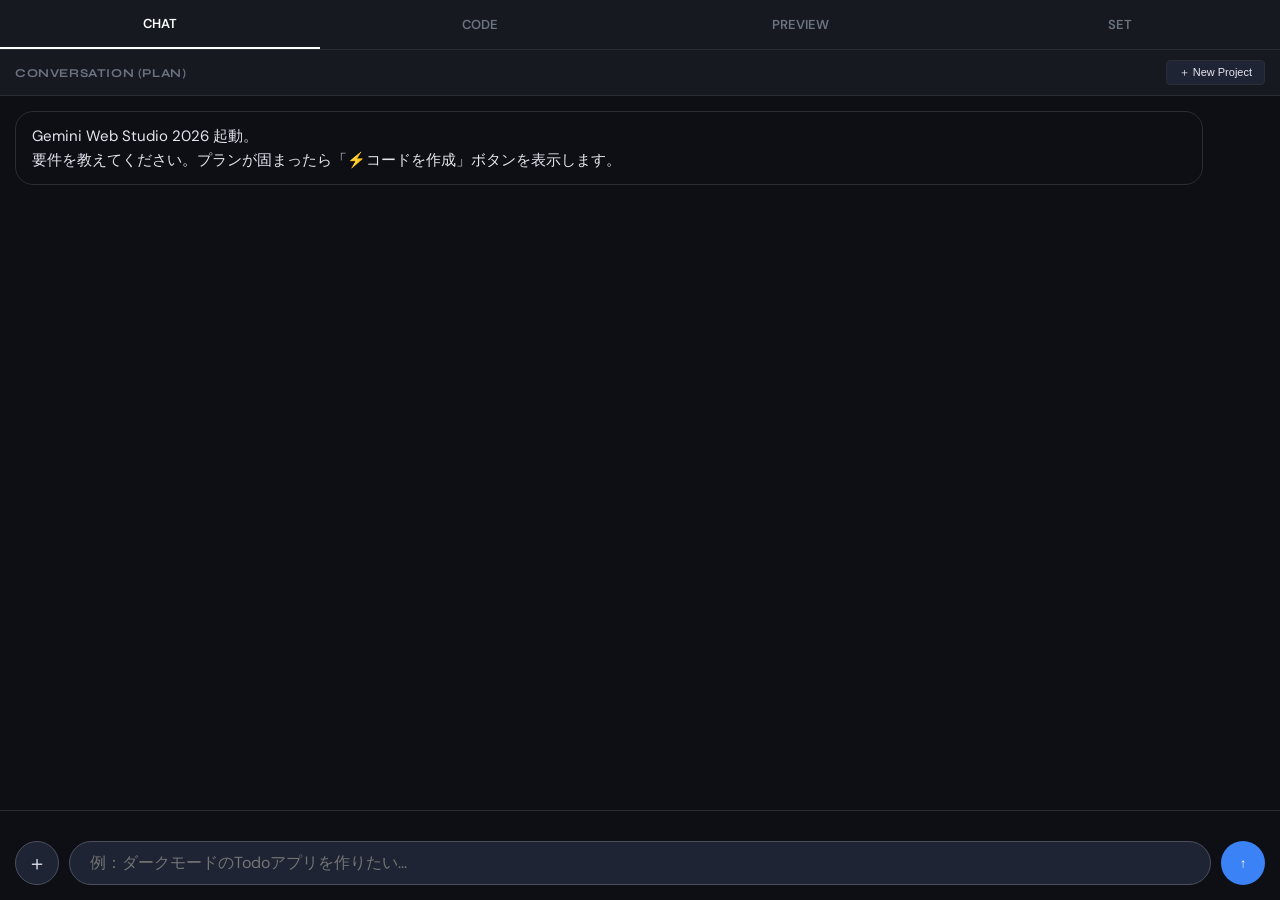
<file: index.html>
<!DOCTYPE html>
<html lang="ja">
<head>
    <meta charset="UTF-8">
    <meta name="viewport" content="width=device-width, initial-scale=1.0, maximum-scale=1.0, user-scalable=no">
    <title>AI Web Studio Pro 2026</title>
    <link href="https://fonts.googleapis.com/css2?family=Syne:wght@600;700;800&family=DM+Sans:wght@400;500;600&family=JetBrains+Mono:wght@400;500&display=swap" rel="stylesheet">
    <style>
        /* ============================================
           DESIGN SYSTEM - Obsidian Terminal
           GenAI Chat App v2.0
           ============================================ */
        :root {
            /* Backgrounds */
            --color-bg-deep:       #0D0F14;
            --color-bg-surface:    #161920;
            --color-bg-elevated:   #1E2433;

            /* Borders */
            --color-border:        #2A2D36;
            --color-border-focus:  #4A4F5E;

            /* Text */
            --color-text-primary:  #E8E4F0;
            --color-text-secondary:#6B7280;
            --color-text-muted:    #3D4251;

            /* Typography */
            --font-display: 'Syne',        sans-serif;
            --font-body:    'DM Sans',     sans-serif;
            --font-mono:    'JetBrains Mono', monospace;

            /* Legacy Mappings */
            --bg: var(--color-bg-deep);
            --sidebar: var(--color-bg-surface);
            --primary: #3b82f6;
            --text: var(--color-text-primary);
            --user-msg: var(--color-bg-elevated);
            --ai-msg: var(--color-bg-deep);
            --danger: #ef4444;
            --success: #10b981;
            --accent: #8b5cf6;
        }

        * { box-sizing: border-box; -webkit-tap-highlight-color: transparent; }
        body { font-family: var(--font-body); margin: 0; height: 100dvh; display: flex; flex-direction: column; background: var(--bg); color: var(--text); overflow: hidden; }

        /* ナビゲーション */
        .tabs { display: flex; background: var(--sidebar); border-bottom: 1px solid var(--color-border); flex-shrink: 0; }
        .tab-btn { flex: 1; padding: 15px 0; border: none; background: none; font-size: 13px; font-weight: 600; color: var(--color-text-secondary); cursor: pointer; transition: 0.2s; font-family: var(--font-body); }
        .tab-btn.active { color: #fff; border-bottom: 2px solid #fff; }

        /* メインコンテンツ */
        .content { flex: 1; position: relative; overflow: hidden; display: flex; flex-direction: column; }
        .page { display: none; height: 100%; flex-direction: column; overflow: hidden; }
        .page.active { display: flex; }

        /* チャットヘッダー */
        .chat-header { display: flex; justify-content: space-between; align-items: center; padding: 10px 15px; background: var(--sidebar); border-bottom: 1px solid var(--color-border); }
        .header-title { font-size: 12px; font-weight: bold; color: var(--color-text-secondary); font-family: var(--font-display); letter-spacing: 0.05em; }
        .reset-btn { background: var(--color-bg-elevated); color: var(--color-text-primary); border: 1px solid var(--color-border); padding: 4px 12px; border-radius: 4px; font-size: 11px; cursor: pointer; }
        .reset-btn:hover { background: var(--danger); border-color: var(--danger); }

        /* チャットエリア */
        #chat-log { flex: 1; padding: 15px; overflow-y: auto; display: flex; flex-direction: column; gap: 20px; background: var(--bg); }
        .msg { position: relative; max-width: 95%; padding: 12px 16px; border-radius: 18px; font-size: 15px; line-height: 1.6; word-wrap: break-word; white-space: pre-wrap; }
        .user { align-self: flex-end; background: var(--user-msg); color: #fff; }
        .ai { align-self: flex-start; background: var(--ai-msg); border: 1px solid var(--color-border); width: 100%; }

        /* チャットアクション＆コンテンツ */
        .msg-content { outline: none; white-space: pre-wrap; word-wrap: break-word; transition: 0.2s; border-radius: 4px; }
        .msg-actions { display: flex; gap: 8px; justify-content: flex-end; margin-top: 8px; opacity: 0.5; transition: opacity 0.2s; }
        .msg:hover .msg-actions { opacity: 1; }
        .msg-action-btn { background: transparent; border: none; color: #aaa; cursor: pointer; font-size: 14px; padding: 4px; border-radius: 4px; transition: 0.2s; display: flex; align-items: center; justify-content: center; }
        .msg-action-btn:hover { background: var(--color-border-focus); color: #fff; }

        .spinner { width: 20px; height: 20px; border: 3px solid rgba(255, 255, 255, 0.2); border-top: 3px solid var(--primary); border-radius: 50%; animation: spin 1s linear infinite; display: inline-block; vertical-align: middle; margin-right: 10px; }
        @keyframes spin { 100% { transform: rotate(360deg); } }

        /* 入力エリア */
        .input-container { padding: 15px; background: var(--bg); border-top: 1px solid var(--color-border); display: flex; flex-direction: column; gap: 10px; position: relative; }
        .input-row { display: flex; gap: 10px; align-items: flex-end; }
        #user-prompt { flex: 1; min-height: 44px; max-height: 150px; background: var(--color-bg-elevated); border: 1px solid var(--color-border-focus); border-radius: 22px; padding: 10px 20px; color: #fff; font-size: 16px; outline: none; resize: none; font-family: var(--font-body); }

        /* 添付ボタンとメニュー */
        .file-label { display: flex; align-items: center; justify-content: center; width: 44px; height: 44px; background: var(--color-bg-elevated); border-radius: 50%; cursor: pointer; font-size: 20px; flex-shrink: 0; transition: background 0.2s, color 0.2s; border: 1px solid var(--color-border-focus); }
        .file-label:active { background: var(--color-border); }

        .attachment-menu { display: none; position: absolute; bottom: 80px; left: 15px; background: var(--color-bg-surface); border: 1px solid var(--color-border); border-radius: 12px; box-shadow: 0 8px 24px rgba(0,0,0,0.5); z-index: 1000; width: 160px; }
        .attachment-menu.show { display: block; animation: menuFade 0.2s ease; }
        @keyframes menuFade { from { opacity: 0; transform: translateY(10px); } to { opacity: 1; transform: translateY(0); } }

        .menu-item { padding: 12px 16px; font-size: 14px; display: flex; align-items: center; gap: 10px; cursor: pointer; transition: background 0.2s; color: var(--color-text-primary); }
        .menu-item:hover { background: var(--color-bg-elevated); }
        .menu-item:first-child { border-radius: 12px 12px 0 0; }
        .menu-item:last-child { border-radius: 0 0 12px 12px; }

        #file-preview { display: none; width: 60px; height: 60px; border-radius: 8px; object-fit: cover; border: 1px solid var(--primary); }
        #file-name-display { display: none; font-size: 12px; color: #ccc; background: var(--color-bg-elevated); padding: 4px 8px; border-radius: 4px; max-width: 200px; white-space: nowrap; overflow: hidden; text-overflow: ellipsis; }

        .send-btn { background: var(--primary); color: white; border: none; width: 44px; height: 44px; border-radius: 50%; display: flex; align-items: center; justify-content: center; cursor: pointer; flex-shrink: 0; }

        /* ボタン類 */
        .generate-btn-wrapper { margin-top: 15px; display: flex; justify-content: flex-end; gap: 8px; flex-wrap: wrap; }
        .generate-btn { background: var(--success); color: white; border: none; height: 38px; padding: 0 18px; border-radius: 19px; font-weight: bold; cursor: pointer; font-size: 13px; display: flex; align-items: center; gap: 6px; box-shadow: 0 4px 12px rgba(0, 0, 0, 0.3); font-family: var(--font-body); }

        /* エディタ */
        .editor-wrapper { flex: 1; position: relative; display: flex; flex-direction: column; overflow: hidden; }
        #code-editor-container { flex: 1; background: var(--color-bg-deep); overflow: hidden; position: relative; padding-top: 40px;}
        .cm-editor { height: 100%; outline: none !important; }
        .editor-actions { position: absolute; top: 10px; right: 15px; display: flex; gap: 8px; z-index: 10; align-items: center; }
        .action-btn { color: #fff; border: none; padding: 6px 12px; border-radius: 6px; cursor: pointer; font-size: 11px; font-weight: bold; opacity: 0.9; transition: 0.2s; display: inline-flex; align-items: center; justify-content: center; height: 26px; font-family: var(--font-body); }
        .action-btn:disabled { opacity: 0.5; cursor: not-allowed; }
        .upload-btn { background: #4b5563; }
        .download-btn { background: var(--primary); }
        .deploy-btn { background: var(--accent); }
        .import-btn { background: #1f6feb; }
        .search-btn { background: #374151; }
        .action-btn:hover:not(:disabled) { opacity: 1; transform: translateY(-1px); }

        /* 検索ナビボタン */
        .search-nav-btn { background: #444; border: none; color: #fff; border-radius: 4px; cursor: pointer; padding: 2px 6px; font-size: 10px; transition: 0.2s; }
        .search-nav-btn:hover { background: #666; }

        /* トースト通知 */
        .toast-container { position: fixed; bottom: 20px; left: 50%; transform: translateX(-50%); display: flex; flex-direction: column; gap: 10px; z-index: 9999; pointer-events: none; }
        .toast { background: rgba(0, 0, 0, 0.85); color: #fff; padding: 10px 20px; border-radius: 20px; font-size: 13px; box-shadow: 0 4px 12px rgba(0,0,0,0.3); animation: toastFadeIn 0.3s, toastFadeOut 0.3s 2.7s forwards; }
        @keyframes toastFadeIn { from { opacity: 0; transform: translateY(20px); } to { opacity: 1; transform: translateY(0); } }
        @keyframes toastFadeOut { from { opacity: 1; transform: translateY(0); } to { opacity: 0; transform: translateY(-20px); } }

        /* Modal Base */
        .modal-overlay { display:none; position:fixed; inset:0; background:rgba(0,0,0,0.7); z-index:2000; align-items:center; justify-content:center; }
        .modal-overlay.show { display:flex; }
        .modal { background:var(--color-bg-surface); border:1px solid var(--color-border); border-radius:12px; width:90%; max-width:500px; max-height:80vh; display:flex; flex-direction:column; overflow:hidden; }
        .modal-header { display:flex; justify-content:space-between; align-items:center; padding:16px; border-bottom:1px solid var(--color-border); }
        .modal-header h3 { margin:0; font-size:15px; color:#fff; font-family: var(--font-display); }
        .modal-close { background:none; border:none; color:var(--color-text-secondary); font-size:20px; cursor:pointer; }
        .modal-body { padding:16px; overflow-y:auto; flex:1; }
        .modal-input { width:100%; background:var(--color-bg-elevated); border:1px solid var(--color-border-focus); border-radius:8px; padding:10px 12px; color:#fff; font-size:14px; outline:none; margin-bottom:12px; box-sizing:border-box; font-family: var(--font-body); }
        .modal-input:focus { border-color:var(--primary); }
        .repo-list, .file-list { list-style:none; padding:0; margin:0; }
        .repo-list li, .file-list li { padding:10px 12px; border-bottom:1px solid var(--color-border); cursor:pointer; font-size:13px; color:var(--color-text-primary); transition:background 0.15s; display:flex; justify-content:space-between; align-items:center; }
        .repo-list li:hover, .file-list li:hover { background:var(--color-bg-elevated); }
        .repo-list li .repo-meta-sm { font-size:11px; color:var(--color-text-secondary); }
        .modal-status { font-size:12px; color:var(--color-text-secondary); padding:8px 0; text-align:center; }
        .modal-btn { background:var(--primary); color:#fff; border:none; padding:10px 20px; border-radius:8px; cursor:pointer; font-size:13px; font-weight:bold; width:100%; margin-top:8px; display:inline-flex; align-items:center; justify-content:center; font-family: var(--font-body); }
        .modal-btn:disabled { opacity:0.5; cursor:not-allowed; }

        /* SW Background notification */
        .bg-notify { display:none; position:fixed; top:10px; right:10px; background:#1e40af; color:#fff; padding:10px 16px; border-radius:8px; font-size:12px; z-index:3000; box-shadow:0 4px 12px rgba(0,0,0,0.4); animation:fadeIn 0.3s; }
        .bg-notify.show { display:flex; align-items:center; gap:8px; }
        @keyframes fadeIn { from{opacity:0;transform:translateY(-10px)} to{opacity:1;transform:translateY(0)} }

        /* プレビュー */
        #preview-frame { flex: 1; border: none; background: #fff; width: 100%; height: 100%; }
        .debug-panel { background: var(--bg); border-top: 1px solid var(--color-border); padding: 12px 15px; display: flex; gap: 10px; align-items: flex-end; flex-shrink: 0; }
        #debug-memo { flex: 1; min-height: 40px; max-height: 100px; background: var(--color-bg-elevated); border: 1px solid var(--color-border-focus); border-radius: 20px; padding: 10px 15px; color: #fff; font-size: 14px; outline: none; resize: none; font-family: var(--font-body); }
        .debug-btn { background: #eab308; color: #000; border: none; height: 40px; padding: 0 16px; border-radius: 20px; font-weight: bold; cursor: pointer; flex-shrink: 0; font-size: 13px; font-family: var(--font-body); }

        /* 設定 */
        .settings { padding: 25px; overflow-y: auto; }
        .field-row { display: flex; gap: 15px; margin-bottom: 20px; }
        .field { flex: 1; margin-bottom: 20px; }
        label { display: block; font-size: 11px; color: var(--color-text-secondary); margin-bottom: 8px; font-weight: bold; letter-spacing: 0.05em; font-family: var(--font-display); }
        input[type="password"], .api-key-input, textarea.setting-input, select.setting-input { width: 100%; background: var(--color-bg-elevated); border: 1px solid var(--color-border-focus); border-radius: 8px; padding: 12px; color: #fff; font-size: 14px; outline: none; transition: border 0.2s; font-family: var(--font-body); }
        input:focus, textarea:focus, select:focus { border-color: var(--primary); }
        select.setting-input { appearance: none; cursor: pointer; background-image: url("data:image/svg+xml,%3Csvg xmlns='http://www.w3.org/2000/svg' width='12' height='12' fill='white' viewBox='0 0 16 16'%3E%3Cpath d='M7.247 11.14 2.451 5.658C2.185 5.355 2.402 5 2.805 5h9.39c.403 0 .62.355.354.658l-4.796 5.482a.5.5 0 0 1-.748 0z'/%3E%3C/svg%3E"); background-repeat: no-repeat; background-position: right 12px center; }
        .save-btn { background: #fff; color: #000; border: none; padding: 15px; border-radius: 8px; font-weight: bold; width: 100%; margin-top: 10px; cursor: pointer; transition: 0.2s; font-family: var(--font-body); }
        .save-btn:active { transform: scale(0.98); }

        /* テンプレート - 横スクロール */
        .template-section { margin-bottom: 24px; }
        .template-section-header { display: flex; justify-content: space-between; align-items: center; margin-bottom: 12px; }
        .template-grid { display: flex; gap: 12px; overflow-x: auto; padding-bottom: 8px; -webkit-overflow-scrolling: touch; scroll-snap-type: x mandatory; }
        .template-grid::-webkit-scrollbar { height: 4px; }
        .template-grid::-webkit-scrollbar-track { background: transparent; }
        .template-grid::-webkit-scrollbar-thumb { background: var(--color-border); border-radius: 4px; }
        .template-card { min-width: 150px; max-width: 150px; flex-shrink: 0; background: var(--color-bg-elevated); border: 1px solid var(--color-border); border-radius: 12px; padding: 16px 12px; cursor: pointer; transition: all 0.25s; text-align: center; scroll-snap-align: start; }
        .template-card:hover { border-color: var(--primary); transform: translateY(-3px); box-shadow: 0 8px 20px rgba(0,0,0,0.3); }
        .template-card:active { transform: translateY(0); }
        .template-icon { font-size: 28px; margin-bottom: 8px; display: block; }
        .template-name { font-size: 12px; font-weight: 700; color: #fff; margin-bottom: 4px; }
        .template-desc { font-size: 10px; color: var(--color-text-secondary); line-height: 1.4; display: -webkit-box; -webkit-line-clamp: 2; -webkit-box-orient: vertical; overflow: hidden; }
        .template-loading { text-align: center; padding: 30px; color: var(--color-text-secondary); font-size: 13px; white-space: nowrap; }
        .template-color-bar { height: 3px; border-radius: 2px; margin-top: 10px; }

        /* テーママネージャー - 横スクロール */
        .theme-section { margin-top: 28px; margin-bottom: 24px; }
        .theme-grid { display: flex; gap: 10px; overflow-x: auto; padding-bottom: 8px; margin-top: 12px; -webkit-overflow-scrolling: touch; scroll-snap-type: x mandatory; }
        .theme-grid::-webkit-scrollbar { height: 4px; }
        .theme-grid::-webkit-scrollbar-track { background: transparent; }
        .theme-grid::-webkit-scrollbar-thumb { background: var(--color-border); border-radius: 4px; }
        .theme-card { position: relative; min-width: 140px; max-width: 140px; flex-shrink: 0; padding: 12px; background: var(--color-bg-elevated); border: 2px solid var(--color-border); border-radius: 10px; cursor: pointer; transition: all 0.2s; scroll-snap-align: start; text-align: center; }
        .theme-card:hover { border-color: var(--color-border-focus); }
        .theme-card.active { border-color: var(--primary); box-shadow: 0 0 12px rgba(59,130,246,0.2); }
        .theme-preview-dots { display: flex; gap: 4px; justify-content: center; margin-bottom: 8px; }
        .theme-preview-dot { width: 18px; height: 18px; border-radius: 50%; border: 1px solid rgba(255,255,255,0.1); }
        .theme-card-name { font-size: 11px; font-weight: 700; color: var(--color-text-primary); white-space: nowrap; overflow: hidden; text-overflow: ellipsis; }
        .theme-card-desc { font-size: 9px; color: var(--color-text-secondary); white-space: nowrap; overflow: hidden; text-overflow: ellipsis; margin-top: 2px; }
        .theme-card-actions { position: absolute; top: 4px; right: 4px; display: none; gap: 2px; }
        .theme-card:hover .theme-card-actions { display: flex; }
        .theme-action-btn { background: var(--color-bg-surface); border: 1px solid var(--color-border); color: var(--color-text-secondary); width: 20px; height: 20px; border-radius: 4px; cursor: pointer; font-size: 9px; display: flex; align-items: center; justify-content: center; transition: 0.15s; }
        .theme-action-btn:hover { background: var(--color-border-focus); color: #fff; }
        .theme-new-card { min-width: 140px; max-width: 140px; flex-shrink: 0; display: flex; flex-direction: column; align-items: center; justify-content: center; gap: 6px; padding: 12px; background: transparent; border: 2px dashed var(--color-border); border-radius: 10px; cursor: pointer; color: var(--color-text-secondary); font-size: 11px; font-weight: 600; transition: all 0.2s; font-family: var(--font-body); scroll-snap-align: start; }
        .theme-new-card:hover { border-color: var(--primary); color: var(--primary); }
        .theme-badge { display: inline-block; font-size: 8px; padding: 1px 4px; border-radius: 3px; background: var(--accent); color: #fff; vertical-align: middle; }

        /* テーマエディタモーダル */
        .theme-editor-grid { display: grid; grid-template-columns: 1fr 1fr; gap: 10px; }
        .theme-color-field { display: flex; flex-direction: column; gap: 4px; }
        .theme-color-field label { font-size: 10px; color: var(--color-text-secondary); margin: 0; font-family: var(--font-body); letter-spacing: 0; }
        .theme-color-row { display: flex; gap: 6px; align-items: center; }
        .theme-color-input { width: 36px; height: 30px; border: none; border-radius: 6px; cursor: pointer; padding: 0; background: none; }
        .theme-color-hex { flex: 1; background: var(--color-bg-elevated); border: 1px solid var(--color-border); border-radius: 6px; padding: 4px 8px; color: var(--color-text-primary); font-size: 12px; font-family: var(--font-mono); outline: none; }
        .theme-preview-bar { display: flex; border-radius: 8px; overflow: hidden; height: 32px; margin-top: 8px; border: 1px solid var(--color-border); }
        .theme-preview-bar div { flex: 1; }

        /* プロバイダー / プロンプト設定 */
        .provider-row { display: flex; gap: 15px; margin-bottom: 20px; }
        .provider-row .field { flex: 1; }
        .field-header { display: flex; justify-content: space-between; align-items: center; margin-bottom: 8px; }
        .field-header label { margin-bottom: 0; }
        .reset-default-btn { background: none; border: 1px solid var(--color-border); color: var(--color-text-secondary); font-size: 10px; padding: 2px 8px; border-radius: 4px; cursor: pointer; font-family: var(--font-body); transition: 0.2s; white-space: nowrap; }
        .reset-default-btn:hover { color: var(--primary); border-color: var(--primary); }
        .api-key-field { transition: opacity 0.2s; }
        details.prompt-details { margin-bottom: 20px; }
        details.prompt-details summary { cursor: pointer; font-size: 11px; font-weight: bold; color: var(--color-text-secondary); letter-spacing: 0.05em; font-family: var(--font-display); padding: 8px 0; }
        details.prompt-details textarea { width: 100%; background: var(--color-bg-elevated); border: 1px solid var(--color-border-focus); border-radius: 8px; padding: 10px; color: #fff; font-size: 12px; outline: none; font-family: var(--font-mono); resize: vertical; margin-bottom: 10px; }
        .prompt-hint { font-size: 10px; color: var(--color-text-muted); margin: -6px 0 10px; }

        /* テンプレート追加カード＆アクション */
        .template-new-card { min-width: 150px; max-width: 150px; flex-shrink: 0; display: flex; flex-direction: column; align-items: center; justify-content: center; gap: 6px; padding: 16px 12px; background: transparent; border: 2px dashed var(--color-border); border-radius: 12px; cursor: pointer; color: var(--color-text-secondary); font-size: 11px; font-weight: 600; transition: all 0.2s; font-family: var(--font-body); scroll-snap-align: start; }
        .template-new-card:hover { border-color: var(--primary); color: var(--primary); }
        .template-card-actions { position: absolute; top: 4px; right: 4px; display: none; gap: 2px; }
        .template-card:hover .template-card-actions { display: flex; }
        .template-card { position: relative; }
    </style>
</head>
<body>
<div class="toast-container" id="toast-container"></div>

<div class="tabs">
    <button class="tab-btn active" id="tab-chat" onclick="showPage('chat', this)">CHAT</button>
    <button class="tab-btn" id="tab-editor" onclick="showPage('editor', this)">CODE</button>
    <button class="tab-btn" id="tab-preview" onclick="showPage('preview', this)">PREVIEW</button>
    <button class="tab-btn" id="tab-settings" onclick="showPage('settings', this)">SET</button>
</div>

<div class="content">
    <div id="p-chat" class="page active">
        <div class="chat-header">
            <span class="header-title">CONVERSATION (PLAN)</span>
            <button class="reset-btn" onclick="confirmReset()">＋ New Project</button>
        </div>

        <div id="chat-log">
            <!-- Messages will be rendered here dynamically -->
        </div>

        <div class="input-container">
            <div id="attach-menu" class="attachment-menu">
                <div class="menu-item" onclick="triggerFile('camera')">📸 カメラ</div>
                <div class="menu-item" onclick="triggerFile('gallery')">🖼️ ギャラリー</div>
                <div class="menu-item" onclick="triggerFile('files')">📁 ファイル</div>
            </div>

            <div style="display:flex; align-items:center; gap:10px; padding-bottom:5px;">
                <img id="file-preview">
                <span id="file-name-display"></span>
            </div>

            <div class="input-row">
                <div class="file-label" onclick="toggleAttachmentMenu()" title="ファイルを添付">＋</div>

                <input type="file" id="file-camera" accept="image/*" capture="environment" style="display:none" onchange="handleAttachment(this)">
                <input type="file" id="file-gallery" accept="image/*" style="display:none" onchange="handleAttachment(this)">
                <input type="file" id="file-files" accept="*/*" style="display:none" onchange="handleAttachment(this)">

                <textarea id="user-prompt" placeholder="例：ダークモードのTodoアプリを作りたい..." rows="1" oninput="autoGrow(this)"></textarea>
                <button class="send-btn" id="send-btn" onclick="askAI()">↑</button>
            </div>
        </div>
    </div>

    <div id="p-editor" class="page">
         <div class="editor-wrapper">
            <div class="editor-actions">
                <button class="action-btn import-btn" onclick="openGitHubImport()">📥 Import</button>
                <button class="action-btn upload-btn" onclick="triggerCodeUpload()">Upload</button> 
                <button class="action-btn search-btn" onclick="openSearchModal()">🔍 Search</button>
                <button class="action-btn download-btn" onclick="downloadCode()">Download</button>
                <button class="action-btn deploy-btn" onclick="openDeployer()">🚀 GitHub Deploy</button>
            </div>

            <input type="file" id="code-upload-input" style="display:none" accept=".html,.css,.js,.txt" onchange="handleCodeUpload(this)">
            <!-- CodeMirror will be mounted here -->
            <div id="code-editor-container"></div>
        </div>
    </div>

    <div id="p-preview" class="page">
        <iframe id="preview-frame"></iframe>
        <div class="debug-panel">
            <textarea id="debug-memo" placeholder="修正したい点を入力..." rows="1" oninput="autoGrow(this)"></textarea>
            <button class="debug-btn" onclick="sendDebugRequest()">修正を依頼</button>
        </div>
    </div>

    <div id="p-settings" class="page settings">
        <div class="provider-row">
            <div class="field" style="flex:0 0 auto; min-width:140px;">
                <label>AI PROVIDER</label>
                <select id="ai-provider" class="setting-input" onchange="onProviderChange()">
                    <option value="gemini">Google Gemini</option>
                    <option value="openai">OpenAI (GPT)</option>
                    <option value="claude">Anthropic (Claude)</option>
                    <option value="xai">xAI (Grok)</option>
                    <option value="groq">Groq</option>
                </select>
            </div>
            <div class="field">
                <label>CHAT MODEL (PLAN)</label>
                <select id="chat-model" class="setting-input"></select>
            </div>
            <div class="field">
                <label>CODE MODEL (BUILD)</label>
                <select id="code-model" class="setting-input"></select>
            </div>
        </div>
        <div id="api-keys-section">
            <div class="field api-key-field" data-provider="gemini">
                <label>API KEY — GEMINI</label>
                <input type="password" id="api-key-gemini" class="api-key-input" placeholder="Gemini APIキー（未設定時はプロキシ使用）" oninput="toggleModelSelects()">
            </div>
            <div class="field api-key-field" data-provider="openai" style="display:none;">
                <label>API KEY — OPENAI</label>
                <input type="password" id="api-key-openai" class="api-key-input" placeholder="sk-... (OpenAI APIキー)" oninput="toggleModelSelects()">
            </div>
            <div class="field api-key-field" data-provider="claude" style="display:none;">
                <label>API KEY — CLAUDE</label>
                <input type="password" id="api-key-claude" class="api-key-input" placeholder="sk-ant-... (Anthropic APIキー)" oninput="toggleModelSelects()">
            </div>
            <div class="field api-key-field" data-provider="xai" style="display:none;">
                <label>API KEY — GROK (xAI)</label>
                <input type="password" id="api-key-xai" class="api-key-input" placeholder="xai-... (xAI APIキー)" oninput="toggleModelSelects()">
            </div>
            <div class="field api-key-field" data-provider="groq" style="display:none;">
                <label>API KEY — GROQ</label>
                <input type="password" id="api-key-groq" class="api-key-input" placeholder="gsk_... (Groq APIキー)" oninput="toggleModelSelects()">
            </div>
        </div>
        <div class="field">
            <label>GITHUB TOKEN</label>
            <input type="password" id="setting-gh-token" placeholder="ghp_... (GitHub Deploy用)">
        </div>
        <div class="field">
            <div class="field-header"><label>SYSTEM PROMPT</label><button class="reset-default-btn" onclick="resetFieldDefault('system-prompt')" title="デフォルトに戻す">↺ 初期値</button></div>
            <textarea id="system-prompt" class="setting-input" rows="3"></textarea>
        </div>
        <div class="field">
            <div class="field-header"><label>DEVELOPER PROFILE</label><button class="reset-default-btn" onclick="resetFieldDefault('user-profile')" title="デフォルトに戻す">↺ 初期値</button></div>
            <textarea id="user-profile" class="setting-input" rows="4"></textarea>
        </div>
        <div class="field">
            <div class="field-header"><label>CODE PRINCIPLES</label><button class="reset-default-btn" onclick="resetFieldDefault('code-principles')" title="デフォルトに戻す">↺ 初期値</button></div>
            <textarea id="code-principles" class="setting-input" rows="3"></textarea>
        </div>
        <details class="prompt-details">
            <summary>PROMPT TEMPLATES（詳細設定）</summary>
            <div class="field-header"><label style="font-size:10px;">PLANプロンプト（チャット用）</label><button class="reset-default-btn" onclick="resetFieldDefault('prompt-plan')" title="デフォルトに戻す">↺ 初期値</button></div>
            <textarea id="prompt-plan" rows="5"></textarea>
            <div class="prompt-hint">変数: {prof}, {codeContext}, {systemPrompt}</div>
            <div class="field-header"><label style="font-size:10px;">要件おまかせ プロンプト</label><button class="reset-default-btn" onclick="resetFieldDefault('prompt-suggest')" title="デフォルトに戻す">↺ 初期値</button></div>
            <textarea id="prompt-suggest" rows="3"></textarea>
            <div class="field-header"><label style="font-size:10px;">修正依頼 プロンプト</label><button class="reset-default-btn" onclick="resetFieldDefault('prompt-debug')" title="デフォルトに戻す">↺ 初期値</button></div>
            <textarea id="prompt-debug" rows="5"></textarea>
            <div class="prompt-hint">変数: {memoText}</div>
        </details>
        <button class="save-btn" id="save-btn" onclick="saveSettings()">設定を保存</button>

        <div class="theme-section">
            <label>CODE THEME（コードに反映）</label>
            <div id="theme-grid" class="theme-grid">
                <div style="padding:12px;font-size:12px;color:var(--color-text-secondary);white-space:nowrap;">読み込み中...</div>
            </div>
        </div>

        <div class="template-section" style="margin-top: 28px;">
            <div class="template-section-header">
                <label style="margin-bottom:0;">TEMPLATES</label>
            </div>
            <div id="template-grid" class="template-grid">
                <div class="template-loading">テンプレートを読み込み中...</div>
            </div>
        </div>
    </div>
</div>

<!-- Code Search Modal -->
<div id="search-modal" class="modal-overlay" style="background: transparent; pointer-events: none;" onclick="if(event.target===this)closeSearchModal()">
    <div class="modal" style="pointer-events: auto; position: absolute; top: 60px; right: 15px; width: 300px; margin: 0;">
        <div class="modal-header" style="padding: 10px 12px;">
            <h3 style="font-size: 13px;">🔍 Find in Code</h3>
            <button class="modal-close" onclick="closeSearchModal()" style="font-size: 16px;">✕</button>
        </div>
        <div class="modal-body" style="padding: 10px 12px; display: flex; gap: 6px; align-items: center; overflow: visible;">
            <input type="text" id="code-search-input" class="modal-input" placeholder="Find..." oninput="performCodeSearch()" style="margin: 0; padding: 6px 8px; font-size: 12px; flex: 1;">
            <span id="search-status" style="font-size: 11px; color: #aaa; min-width: 35px; text-align: center;">0/0</span>
            <button class="search-nav-btn" style="padding: 6px 10px;" onclick="prevSearchMatch()">▲</button>
            <button class="search-nav-btn" style="padding: 6px 10px;" onclick="nextSearchMatch()">▼</button>
        </div>
    </div>
</div>

<!-- GitHub Import Modal -->
<div id="gh-import-modal" class="modal-overlay" onclick="if(event.target===this)closeGitHubImport()">
    <div class="modal">
        <div class="modal-header">
            <h3>📥 GitHub Import</h3>
            <button class="modal-close" onclick="closeGitHubImport()">✕</button>
        </div>
        <div class="modal-body">
            <div id="gh-step-repo">
                <input id="gh-repo-search" class="modal-input" placeholder="リポジトリを検索..." oninput="filterImportRepos()">
                <div id="gh-modal-status" class="modal-status"></div>
                <ul id="gh-repo-list" class="repo-list"></ul>
            </div>
            <div id="gh-step-file" style="display:none">
                <button class="modal-btn" style="background:var(--color-bg-elevated);margin-bottom:12px" onclick="backToRepoList()">← リポジトリ一覧に戻る</button>
                <div id="gh-file-status" class="modal-status"></div>
                <ul id="gh-file-list" class="file-list"></ul>
            </div>
        </div>
    </div>
</div>

<!-- GitHub Deploy Modal -->
<div id="gh-deploy-modal" class="modal-overlay" onclick="if(event.target===this)closeGitHubDeploy()">
    <div class="modal">
        <div class="modal-header">
            <h3>🚀 GitHub Deploy</h3>
            <button class="modal-close" onclick="closeGitHubDeploy()">✕</button>
        </div>
        <div class="modal-body" style="display:flex; flex-direction:column; gap:12px;">
            <div id="deploy-step-token">
                <p style="font-size:13px; color:var(--color-text-secondary); margin-top:0;">GitHub Personal Access Token (repo scope) を設定してください。</p>
                <input type="password" id="deploy-token-input" class="modal-input" placeholder="ghp_...">
                <button class="modal-btn" onclick="saveDeployToken()">保存 & 認証</button>
                <div id="deploy-token-status" class="modal-status"></div>
            </div>
            <div id="deploy-step-repo" style="display:none">
                <div style="display:flex; justify-content:space-between; align-items:center; margin-bottom:12px;">
                    <button class="modal-btn" style="background:var(--color-bg-elevated); width:auto; margin:0; padding:6px 12px; font-size:11px;" onclick="showDeployStep('token')">← トークン設定</button>
                    <button class="modal-btn" style="background:var(--color-bg-elevated); width:auto; margin:0; padding:6px 12px; font-size:11px;" onclick="fetchDeployRepos()">🔄 更新</button>
                </div>
                <button class="modal-btn" style="background:var(--success); margin-bottom:12px;" onclick="showDeployStep('new-repo')">＋ 新規リポジトリを作成</button>
                <input id="deploy-repo-search" class="modal-input" placeholder="リポジトリを検索..." oninput="filterDeployRepos()">
                <div id="deploy-repo-status" class="modal-status"></div>
                <ul id="deploy-repo-list" class="repo-list"></ul>
            </div>
            <div id="deploy-step-new-repo" style="display:none; flex-direction:column; gap:12px;">
                <button class="modal-btn" style="background:var(--color-bg-elevated); width:auto; align-self:flex-start; margin:0; padding:6px 12px; font-size:11px;" onclick="showDeployStep('repo')">← リポジトリ選択に戻る</button>
                <div>
                    <label style="display:block; font-size:11px; color:var(--color-text-secondary); margin-bottom:4px;">リポジトリ名 <span style="color:var(--danger)">*</span></label>
                    <input id="new-repo-name" class="modal-input" placeholder="my-awesome-project">
                </div>
                <div>
                    <label style="display:block; font-size:11px; color:var(--color-text-secondary); margin-bottom:4px;">説明 (任意)</label>
                    <input id="new-repo-desc" class="modal-input" placeholder="A great project built with AI">
                </div>
                <div>
                    <label style="display:block; font-size:11px; color:var(--color-text-secondary); margin-bottom:4px;">公開設定</label>
                    <select id="new-repo-private" class="modal-input" style="appearance:auto; background-image:none; padding-right:12px;">
                        <option value="false">Public (公開)</option>
                        <option value="true">Private (非公開)</option>
                    </select>
                </div>
                <div id="new-repo-status" class="modal-status" style="text-align:left; color:#ccc;"></div>
                <button class="modal-btn" id="new-repo-btn" onclick="createNewRepo()" style="background:var(--success);">✨ 作成してデプロイ準備</button>
            </div>
            <div id="deploy-step-details" style="display:none; flex-direction:column; gap:12px;">
                <button class="modal-btn" style="background:var(--color-bg-elevated); width:auto; align-self:flex-start; margin:0; padding:6px 12px; font-size:11px;" onclick="showDeployStep('repo')">← リポジトリ選択に戻る</button>
                <div style="font-size:13px; color:#fff;">デプロイ先: <strong id="deploy-target-repo-name" style="color:var(--primary);"></strong></div>
                <div style="display:flex; gap:10px;">
                    <div style="flex:1;">
                        <label style="display:block; font-size:11px; color:var(--color-text-secondary); margin-bottom:4px;">ブランチ</label>
                        <input id="deploy-branch" class="modal-input" value="main">
                    </div>
                    <div style="flex:1;">
                        <label style="display:block; font-size:11px; color:var(--color-text-secondary); margin-bottom:4px;">ファイルパス</label>
                        <input id="deploy-filepath" class="modal-input" value="index.html">
                    </div>
                </div>
                <div>
                    <label style="display:block; font-size:11px; color:var(--color-text-secondary); margin-bottom:4px;">README.md</label>
                    <textarea id="deploy-readme-content" class="modal-input" rows="6" style="resize:vertical; font-family:var(--font-mono); font-size:12px;" placeholder="READMEの内容..."></textarea>
                </div>
                <div style="margin-top:4px;">
                    <label style="display:flex; align-items:center; gap:8px; font-size:12px; color:#fff; cursor:pointer; background:var(--color-bg-elevated); padding:10px 12px; border:1px solid var(--color-border); border-radius:8px;">
                        <input type="checkbox" id="deploy-gh-pages" checked style="accent-color:var(--primary); width:16px; height:16px; margin:0;"> 
                        GitHub Pagesを有効にして公開する
                    </label>
                </div>
                <div id="deploy-execute-status" class="modal-status" style="text-align:left; color:#ccc;"></div>
                <button class="modal-btn" id="deploy-exec-btn" onclick="executeDeploy()" style="background:var(--accent);">🚀 デプロイ実行</button>
            </div>
        </div>
    </div>
</div>

<div id="bg-notify" class="bg-notify">
    <div class="spinner" style="width:14px;height:14px;border-width:2px;margin:0"></div>
    <span>バックグラウンドで生成中...</span>
</div>

<!-- Theme Editor Modal -->
<div id="theme-editor-modal" class="modal-overlay" onclick="if(event.target===this)closeThemeEditor()">
    <div class="modal" style="max-width:440px;">
        <div class="modal-header">
            <h3 id="theme-editor-title">🎨 テーマを作成</h3>
            <button class="modal-close" onclick="closeThemeEditor()">✕</button>
        </div>
        <div class="modal-body" style="display:flex; flex-direction:column; gap:12px;">
            <div style="display:flex; gap:10px;">
                <div style="flex:1;">
                    <label style="font-size:10px; color:var(--color-text-secondary); margin-bottom:4px; display:block;">テーマ名</label>
                    <input id="te-name" class="modal-input" placeholder="My Theme" style="margin:0;">
                </div>
                <div style="flex:1;">
                    <label style="font-size:10px; color:var(--color-text-secondary); margin-bottom:4px; display:block;">アイコン</label>
                    <input id="te-icon" class="modal-input" placeholder="🎨" maxlength="4" style="margin:0;">
                </div>
            </div>
            <div>
                <label style="font-size:10px; color:var(--color-text-secondary); margin-bottom:4px; display:block;">説明</label>
                <input id="te-desc" class="modal-input" placeholder="カスタムテーマの説明" style="margin:0;">
            </div>
            <div>
                <label style="font-size:11px; color:var(--color-text-primary); margin-bottom:8px; display:block; font-weight:700;">カラー設定</label>
                <div class="theme-editor-grid" id="te-colors"></div>
                <div class="theme-preview-bar" id="te-preview-bar"></div>
            </div>
            <div style="display:flex; gap:8px; margin-top:4px;">
                <button class="modal-btn" id="te-save-btn" onclick="saveThemeFromEditor()" style="flex:1;">💾 保存</button>
                <button class="modal-btn" onclick="injectThemeToCode()" style="flex:1; background:var(--success); margin-top:0;">⚡ コードに反映</button>
                <button class="modal-btn" onclick="exportThemeCSS()" style="flex:0; background:var(--color-bg-elevated); width:auto; padding:10px 16px; margin-top:0;" title="CSSをエクスポート">📥</button>
            </div>
        </div>
    </div>
</div>

<!-- Template Editor Modal -->
<div id="tpl-editor-modal" class="modal-overlay" onclick="if(event.target===this)closeTemplateEditor()">
    <div class="modal" style="max-width:500px;">
        <div class="modal-header">
            <h3 id="tpl-editor-title">📄 テンプレートを追加</h3>
            <button class="modal-close" onclick="closeTemplateEditor()">✕</button>
        </div>
        <div class="modal-body" style="display:flex; flex-direction:column; gap:12px;">
            <div style="display:flex; gap:10px;">
                <div style="flex:1;">
                    <label style="font-size:10px; color:var(--color-text-secondary); margin-bottom:4px; display:block;">テンプレート名</label>
                    <input id="tple-name" class="modal-input" placeholder="My Template" style="margin:0;">
                </div>
                <div style="width:70px;">
                    <label style="font-size:10px; color:var(--color-text-secondary); margin-bottom:4px; display:block;">アイコン</label>
                    <input id="tple-icon" class="modal-input" placeholder="📄" maxlength="4" style="margin:0;">
                </div>
            </div>
            <div>
                <label style="font-size:10px; color:var(--color-text-secondary); margin-bottom:4px; display:block;">説明</label>
                <input id="tple-desc" class="modal-input" placeholder="テンプレートの説明" style="margin:0;">
            </div>
            <div>
                <label style="font-size:10px; color:var(--color-text-secondary); margin-bottom:4px; display:block;">HTMLコード</label>
                <textarea id="tple-code" class="modal-input" rows="10" style="margin:0; font-family:var(--font-mono); font-size:12px; resize:vertical;" placeholder="<!DOCTYPE html>..."></textarea>
            </div>
            <div style="display:flex; gap:8px;">
                <button class="modal-btn" onclick="triggerTplFileUpload()" style="flex:0; background:var(--color-bg-elevated); width:auto; padding:10px 16px; margin-top:0;">📁 ファイル読込</button>
                <input type="file" id="tpl-file-input" accept=".html" style="display:none" onchange="handleTplFileUpload(this)">
                <button class="modal-btn" onclick="saveCustomTemplate()" style="flex:1;">💾 保存</button>
            </div>
        </div>
    </div>
</div>

<script>
    /* --- 状態管理変数 --- */
    let currentImageBase64 = null;
    let currentMimeType = null;
    let currentFileName = null;
    let conversationContext = "";
    let chatHistory = []; // 構造化されたチャット履歴
    const pagesList = ['chat', 'editor', 'preview', 'settings'];
    let ghImportRepos = [];
    let swRegistration = null;
    const PROXY_WORKER_URL = 'https://green-credit-a6fb.ikymbiz.workers.dev';

    /* --- プロバイダー設定 --- */
    const PROVIDER_MODELS = {
        gemini: {
            chat: [['gemini-2.5-flash','2.5 Flash (Balanced)'],['gemini-3-flash-preview','3 Flash (Fast)'],['gemini-2.5-pro','2.5 Pro (Reasoning)'],['deep-research-pro-preview-12-2025','Deep Research']],
            code: [['gemini-2.5-flash','2.5 Flash (Balanced)'],['gemini-3.1-pro-preview','3.1 Pro (Vibe Coding)'],['gemini-2.5-pro','2.5 Pro (Reasoning)'],['gemini-3-flash-preview','3 Flash (Fast)']]
        },
        openai: {
            chat: [['gpt-4o','GPT-4o'],['gpt-4o-mini','GPT-4o mini'],['o3-mini','o3-mini']],
            code: [['gpt-4o','GPT-4o'],['gpt-4.1','GPT-4.1'],['o3-mini','o3-mini']]
        },
        claude: {
            chat: [['claude-sonnet-4-20250514','Claude Sonnet 4'],['claude-haiku-3-5-20241022','Claude Haiku 3.5']],
            code: [['claude-sonnet-4-20250514','Claude Sonnet 4'],['claude-opus-4-20250918','Claude Opus 4']]
        },
        xai: {
            chat: [['grok-3','Grok 3'],['grok-3-mini','Grok 3 Mini']],
            code: [['grok-3','Grok 3'],['grok-3-mini','Grok 3 Mini']]
        },
        groq: {
            chat: [['llama-3.3-70b-versatile','Llama 3.3 70B'],['mixtral-8x7b-32768','Mixtral 8x7B']],
            code: [['llama-3.3-70b-versatile','Llama 3.3 70B']]
        }
    };

    const DEFAULT_PROMPT_PLAN = `あなたはプロのWeb開発ディレクターです。ユーザーのアイディアを具体化し、実装（BUILD）に向けた設計図を作成します。\n{systemPrompt}\nプロファイル: {prof}\nガイドライン: 1. アプリ名、ターゲット、機能をヒアリング。2. 簡潔に箇条書きで返答。3. コードは書かず、仕様合意に徹する。4. 仕様が固まったら「素晴らしいプランです。⚡️コードを作成 ボタンから実装を開始しましょう」と促す。5. ユーザーの要望がまだ曖昧な場合や、次のステップを提案したい場合は、会話の最後に「次に進むための要件を提案しましょうか？✨ 要件をおまかせ ボタンから次のステップを提案できます。」と応答する。{codeContext}`;
    const DEFAULT_PROMPT_SUGGEST = `現在の会話履歴とコードを元に、次に開発すべき最適な要件やアイデアを具体的に提案してください。もし要件が不足していれば、自律的に補完して完全なプランを提示してください。`;
    const DEFAULT_PROMPT_DEBUG = `あなたはプロのWeb開発ディレクターです。次の修整依頼に対して、バグの報告かどうか判断してください。バグの場合は要因を確認してください。要因が判明したら改善策を検討してください。要因が判明しない場合は、要因切分けのためのログや反応を取得するためのコードを検討してください。最後に、前回のコード生成から現在までで修整する要件を整理してください。【修正依頼】\n{memoText}`;
    const DEFAULT_SYSTEM_PROMPT = `日本語で応答してください。セキュリティとパフォーマンスを重視し、レスポンシブデザインを必須とします。`;
    const DEFAULT_USER_PROFILE = `モダンなUI/UXを重視。Tailwind CSSやCDNライブラリの活用OK。日本語コメントでコードを記述。ダークモード対応を推奨。`;
    const DEFAULT_CODE_PRINCIPLES = `セマンティックHTML。アクセシビリティ（ARIA）対応。モバイルファースト設計。パフォーマンス最適化（lazy load等）。`;

    const FIELD_DEFAULTS = {
        'system-prompt': DEFAULT_SYSTEM_PROMPT,
        'user-profile': DEFAULT_USER_PROFILE,
        'code-principles': DEFAULT_CODE_PRINCIPLES,
        'prompt-plan': DEFAULT_PROMPT_PLAN,
        'prompt-suggest': DEFAULT_PROMPT_SUGGEST,
        'prompt-debug': DEFAULT_PROMPT_DEBUG
    };

    function resetFieldDefault(fieldId) {
        const def = FIELD_DEFAULTS[fieldId];
        if (def !== undefined) {
            document.getElementById(fieldId).value = def;
            showToast('デフォルト値に戻しました');
        }
    }

    function getCurrentApiKey() {
        const provider = document.getElementById('ai-provider').value;
        const el = document.getElementById('api-key-' + provider);
        return el ? el.value.trim() : '';
    }

    function onProviderChange() {
        const provider = document.getElementById('ai-provider').value;
        updateModelOptions('chat-model', PROVIDER_MODELS[provider].chat);
        updateModelOptions('code-model', PROVIDER_MODELS[provider].code);
        // Show/hide API key fields
        document.querySelectorAll('.api-key-field').forEach(el => {
            el.style.display = el.dataset.provider === provider ? '' : 'none';
        });
        toggleModelSelects();
    }
    function updateModelOptions(selectId, models) {
        const sel = document.getElementById(selectId);
        sel.innerHTML = models.map(([v, l]) => `<option value="${v}">${l}</option>`).join('');
    }

    /* --- LLM統一呼び出し --- */
    async function callLLM({ prompt, stream = false, model, images = [] }) {
        const provider = document.getElementById('ai-provider').value;
        const key = getCurrentApiKey();
        if (!key) {
            const res = await fetch(PROXY_WORKER_URL, { method: 'POST', headers: { 'Content-Type': 'application/json' }, body: JSON.stringify({ prompt }) });
            const data = await res.json();
            return { text: data.candidates ? data.candidates[0].content.parts[0].text : (data.response || data.text || JSON.stringify(data)) };
        }
        switch(provider) {
            case 'gemini': return callGemini(key, model, prompt, stream, images);
            case 'openai': return callOpenAI(key, model, prompt, stream, images);
            case 'claude': return callClaude(key, model, prompt, stream, images);
            case 'xai':    return callXAI(key, model, prompt, stream, images);
            case 'groq':   return callGroq(key, model, prompt, stream, images);
            default:       return callGemini(key, model, prompt, stream, images);
        }
    }

    async function callGemini(key, model, prompt, stream, images) {
        const parts = [{ text: prompt }];
        images.forEach(img => parts.push({ inline_data: { mime_type: img.mime, data: img.base64 } }));
        if (stream) {
            const res = await fetch(`https://generativelanguage.googleapis.com/v1beta/models/${model}:streamGenerateContent?alt=sse&key=${key}`, {
                method: 'POST', headers: { 'Content-Type': 'application/json' },
                body: JSON.stringify({ contents: [{ role: 'user', parts }] })
            });
            if (!res.ok) throw new Error(`API Error: ${res.status}`);
            return { reader: res.body.getReader(), parseChunk: (line) => { try { const d = JSON.parse(line.slice(6)); return d.candidates?.[0]?.content?.parts?.[0]?.text || ''; } catch(e) { return ''; } }, prefix: 'data: ' };
        } else {
            const res = await fetch(`https://generativelanguage.googleapis.com/v1beta/models/${model}:generateContent?key=${key}`, {
                method: 'POST', headers: { 'Content-Type': 'application/json' },
                body: JSON.stringify({ contents: [{ parts }] })
            });
            const data = await res.json(); if (data.error) throw new Error(data.error.message);
            return { text: data.candidates[0].content.parts[0].text };
        }
    }

    function buildOpenAIBody(model, prompt, stream, images) {
        const content = [{ type: 'text', text: prompt }];
        images.forEach(img => content.push({ type: 'image_url', image_url: { url: `data:${img.mime};base64,${img.base64}` } }));
        return { model, stream, messages: [{ role: 'user', content: images.length ? content : prompt }] };
    }

    async function callOpenAI(key, model, prompt, stream, images) {
        const body = buildOpenAIBody(model, prompt, stream, images);
        const res = await fetch('https://api.openai.com/v1/chat/completions', {
            method: 'POST', headers: { 'Content-Type': 'application/json', 'Authorization': 'Bearer ' + key }, body: JSON.stringify(body)
        });
        if (!res.ok) throw new Error(`API Error: ${res.status}`);
        if (stream) {
            return { reader: res.body.getReader(), parseChunk: (line) => { try { const d = JSON.parse(line.slice(6)); return d.choices?.[0]?.delta?.content || ''; } catch(e) { return ''; } }, prefix: 'data: ' };
        }
        const data = await res.json(); if (data.error) throw new Error(data.error.message);
        return { text: data.choices[0].message.content };
    }

    async function callClaude(key, model, prompt, stream, images) {
        const content = [];
        images.forEach(img => content.push({ type: 'image', source: { type: 'base64', media_type: img.mime, data: img.base64 } }));
        content.push({ type: 'text', text: prompt });
        const body = { model, max_tokens: 8192, stream, messages: [{ role: 'user', content }] };
        const res = await fetch('https://api.anthropic.com/v1/messages', {
            method: 'POST', headers: { 'Content-Type': 'application/json', 'x-api-key': key, 'anthropic-version': '2023-06-01', 'anthropic-dangerous-direct-browser-access': 'true' }, body: JSON.stringify(body)
        });
        if (!res.ok) throw new Error(`API Error: ${res.status}`);
        if (stream) {
            return { reader: res.body.getReader(), parseChunk: (line) => { try { const d = JSON.parse(line.slice(6)); if (d.type === 'content_block_delta') return d.delta?.text || ''; return ''; } catch(e) { return ''; } }, prefix: 'data: ' };
        }
        const data = await res.json(); if (data.error) throw new Error(data.error.message);
        return { text: data.content[0].text };
    }

    async function callXAI(key, model, prompt, stream, images) {
        const body = buildOpenAIBody(model, prompt, stream, images);
        const res = await fetch('https://api.x.ai/v1/chat/completions', {
            method: 'POST', headers: { 'Content-Type': 'application/json', 'Authorization': 'Bearer ' + key }, body: JSON.stringify(body)
        });
        if (!res.ok) throw new Error(`API Error: ${res.status}`);
        if (stream) {
            return { reader: res.body.getReader(), parseChunk: (line) => { try { const d = JSON.parse(line.slice(6)); return d.choices?.[0]?.delta?.content || ''; } catch(e) { return ''; } }, prefix: 'data: ' };
        }
        const data = await res.json(); return { text: data.choices[0].message.content };
    }

    async function callGroq(key, model, prompt, stream, images) {
        const body = buildOpenAIBody(model, prompt, stream, images);
        const res = await fetch('https://api.groq.com/openai/v1/chat/completions', {
            method: 'POST', headers: { 'Content-Type': 'application/json', 'Authorization': 'Bearer ' + key }, body: JSON.stringify(body)
        });
        if (!res.ok) throw new Error(`API Error: ${res.status}`);
        if (stream) {
            return { reader: res.body.getReader(), parseChunk: (line) => { try { const d = JSON.parse(line.slice(6)); return d.choices?.[0]?.delta?.content || ''; } catch(e) { return ''; } }, prefix: 'data: ' };
        }
        const data = await res.json(); return { text: data.choices[0].message.content };
    }

    /* --- チャットリフレッシュ --- */
    function resetChatForNewCode(source) {
        chatHistory = [];
        document.getElementById('chat-log').innerHTML = '';
        const msg = { id: Date.now().toString(), role: 'ai system-msg', text: source + ' からコードを読み込みました。\n修正したい点があれば教えてください。', html: false };
        chatHistory.push(msg); saveToDB('chatHistory', chatHistory); renderMessageFromHistory(msg); rebuildConversationContext();
    }

    /* --- CodeMirror 変数 --- */
    let cmView = null;
    let cmSearchModules = null;
    let searchMatchesCount = 0;
    let currentSearchIndex = -1;

    /* --- トースト通知 --- */
    function showToast(message) {
        const container = document.getElementById('toast-container');
        const toast = document.createElement('div');
        toast.className = 'toast';
        toast.textContent = message;
        container.appendChild(toast);
        setTimeout(() => toast.remove(), 3000);
    }

    /* --- IndexedDB ヘルパー --- */
    function openDB() {
        return new Promise((resolve, reject) => {
            const req = indexedDB.open('WebStudioBG', 2); // DBバージョンアップ
            req.onupgradeneeded = () => {
                if(!req.result.objectStoreNames.contains('tasks')) req.result.createObjectStore('tasks');
            };
            req.onsuccess = () => resolve(req.result);
            req.onerror = () => reject(req.error);
        });
    }
    async function saveToDB(key, value) {
        const db = await openDB();
        return new Promise((resolve, reject) => {
            const tx = db.transaction('tasks', 'readwrite');
            tx.objectStore('tasks').put(value, key);
            tx.oncomplete = () => resolve();
            tx.onerror = () => reject(tx.error);
        });
    }
    async function getFromDB(key) {
        const db = await openDB();
        return new Promise((resolve, reject) => {
            const tx = db.transaction('tasks', 'readonly');
            const req = tx.objectStore('tasks').get(key);
            req.onsuccess = () => resolve(req.result);
            req.onerror = () => reject(req.error);
        });
    }
    async function deleteFromDB(key) {
        const db = await openDB();
        return new Promise((resolve) => {
            const tx = db.transaction('tasks', 'readwrite');
            tx.objectStore('tasks').delete(key);
            tx.oncomplete = () => resolve();
        });
    }

    /* --- API Key UI 連動 --- */
    function toggleModelSelects() {
        const apiKey = getCurrentApiKey();
        const chatModel = document.getElementById('chat-model');
        const codeModel = document.getElementById('code-model');
        chatModel.disabled = false; codeModel.disabled = false;
        if (!apiKey) {
            chatModel.title = "APIキー未設定時はProxy Worker(固定モデル)が使用されます";
            codeModel.title = "APIキー未設定時はProxy Worker(固定モデル)が使用されます";
            chatModel.style.opacity = "0.6"; codeModel.style.opacity = "0.6";
        } else {
            chatModel.title = ""; codeModel.title = "";
            chatModel.style.opacity = "1"; codeModel.style.opacity = "1";
        }
    }

    /* --- CodeMirror 統合 --- */
    async function initCodeMirror(initialCode) {
        try {
            const [{ basicSetup }, { EditorView }, { EditorState }, { html }, { oneDark }, searchMod] = await Promise.all([
                import("https://esm.sh/codemirror"),
                import("https://esm.sh/@codemirror/view"),
                import("https://esm.sh/@codemirror/state"),
                import("https://esm.sh/@codemirror/lang-html"),
                import("https://esm.sh/@codemirror/theme-one-dark"),
                import("https://esm.sh/@codemirror/search")
            ]);

            cmSearchModules = searchMod;
            const parent = document.getElementById('code-editor-container');
            
            const customTheme = EditorView.theme({
                "&": { height: "100%", fontSize: "14px", fontFamily: "var(--font-mono)" },
                ".cm-scroller": { overflow: "auto" },
                // 検索ヒットキーワードを黄色でハイライトするスタイル
                ".cm-searchMatch": { backgroundColor: "rgba(234, 179, 8, 0.4) !important" },
                ".cm-searchMatch-selected": { backgroundColor: "rgba(234, 179, 8, 0.9) !important" }
            });

            const updateListener = EditorView.updateListener.of((update) => {
                if (update.docChanged) {
                    updatePreview();
                    saveToDB('currentCode', window.getCode()); // Auto Save
                }
            });

            const state = EditorState.create({
                doc: initialCode || "",
                extensions: [
                    basicSetup,
                    html(),
                    oneDark,
                    customTheme,
                    searchMod.search({top: true}), // CM built-in search extension
                    updateListener
                ]
            });

            cmView = new EditorView({ state, parent });
            updatePreview();
        } catch (e) {
            console.error("CodeMirror load failed:", e);
        }
    }

    window.getCode = function() {
        return cmView ? cmView.state.doc.toString() : "";
    };

    window.setCode = function(code) {
        if(cmView) {
            cmView.dispatch({ changes: { from: 0, to: cmView.state.doc.length, insert: code } });
        }
    };

    /* --- 検索機能 (CodeMirror連携) --- */
    function openSearchModal() {
        const searchInput = document.getElementById('code-search-input');
        searchInput.value = ''; // 検索キーワードを保存しない（クリアする）
        document.getElementById('search-modal').classList.add('show');
        searchInput.focus();
        performCodeSearch(); // クリア状態を即時反映させる
    }
    
    function closeSearchModal() {
        document.getElementById('search-modal').classList.remove('show');
    }

    function performCodeSearch() {
        if (!cmView || !cmSearchModules) return;
        const q = document.getElementById('code-search-input').value;
        
        // CodeMirrorに検索クエリを発行 (シンタックスハイライトとは別にハイライトされる)
        cmView.dispatch({
            effects: cmSearchModules.setSearchQuery.of(new cmSearchModules.SearchQuery({ search: q }))
        });

        // マッチ数の簡易計算
        const code = window.getCode().toLowerCase();
        const query = q.toLowerCase();
        
        if (!query) {
            document.getElementById('search-status').innerText = '0/0';
            searchMatchesCount = 0; currentSearchIndex = -1;
            return;
        }

        let count = 0;
        let index = code.indexOf(query);
        while(index !== -1) {
            count++;
            index = code.indexOf(query, index + query.length);
        }
        searchMatchesCount = count;
        currentSearchIndex = count > 0 ? 1 : 0;
        document.getElementById('search-status').innerText = count > 0 ? `${currentSearchIndex}/${count}` : '0/0';
    }

    function nextSearchMatch() {
        if (!cmView || !cmSearchModules || searchMatchesCount === 0) return;
        cmSearchModules.findNext(cmView);
        currentSearchIndex = currentSearchIndex < searchMatchesCount ? currentSearchIndex + 1 : 1;
        document.getElementById('search-status').innerText = `${currentSearchIndex}/${searchMatchesCount}`;
        document.getElementById('code-search-input').focus(); // フォーカス維持
    }

    function prevSearchMatch() {
        if (!cmView || !cmSearchModules || searchMatchesCount === 0) return;
        cmSearchModules.findPrevious(cmView);
        currentSearchIndex = currentSearchIndex > 1 ? currentSearchIndex - 1 : searchMatchesCount;
        document.getElementById('search-status').innerText = `${currentSearchIndex}/${searchMatchesCount}`;
        document.getElementById('code-search-input').focus(); // フォーカス維持
    }

    /* --- チャット履歴管理 --- */
    async function loadChatHistory() {
        const history = await getFromDB('chatHistory');
        if (history && history.length > 0) {
            chatHistory = history;
            document.getElementById('chat-log').innerHTML = '';
            chatHistory.forEach(msg => {
                if(msg.html && msg.text.includes('spinner')) {
                    // ストリーミング中断などの不完全な状態をクリア
                    msg.text = '⚠️ 生成が中断されました。';
                    msg.html = false;
                }
                renderMessageFromHistory(msg);
            });
            rebuildConversationContext();
        } else {
            const initMsg = {
                id: Date.now().toString(),
                role: 'ai system-msg',
                text: 'Gemini Web Studio 2026 起動。\n要件を教えてください。プランが固まったら「⚡️コードを作成」ボタンを表示します。',
                html: false
            };
            chatHistory.push(initMsg);
            saveToDB('chatHistory', chatHistory);
            renderMessageFromHistory(initMsg);
            rebuildConversationContext();
        }
    }

    function renderMessageFromHistory(msg) {
        const log = document.getElementById('chat-log');
        const msgElement = createMessageElement(msg);
        log.appendChild(msgElement);
        log.scrollTop = log.scrollHeight;
    }

    function createMessageElement(msg) {
        const msgDiv = document.createElement('div');
        msgDiv.className = `msg ${msg.role}`;
        msgDiv.dataset.id = msg.id;
        
        const contentDiv = document.createElement('div');
        contentDiv.className = 'msg-content';
        if (msg.html) contentDiv.innerHTML = msg.text;
        else contentDiv.textContent = msg.text;
        msgDiv.appendChild(contentDiv);

        // システムメッセージやストリーミング中(html)はアクションボタンを付けない
        if (!msg.role.includes('system-msg') && !msg.html) {
            const actionsDiv = document.createElement('div');
            actionsDiv.className = 'msg-actions';
            
            const editBtn = document.createElement('button');
            editBtn.className = 'msg-action-btn';
            editBtn.innerHTML = '✏️';
            editBtn.title = '編集';
            editBtn.onclick = () => toggleEditMessage(msg.id, contentDiv, editBtn);
            
            const delBtn = document.createElement('button');
            delBtn.className = 'msg-action-btn';
            delBtn.innerHTML = '🗑️';
            delBtn.title = '削除';
            delBtn.onclick = () => deleteMessage(msg.id, msgDiv);
            
            // コピーボタンは除外要請により追加しない
            actionsDiv.appendChild(editBtn);
            actionsDiv.appendChild(delBtn);
            msgDiv.appendChild(actionsDiv);
        }
        
        // AIの応答内容に応じて各種アクションボタンを復元
        if (msg.role === 'ai' && !msg.html) {
            const btnWrapper = document.createElement('div'); 
            btnWrapper.className = 'generate-btn-wrapper';
            
            let hasBtn = false;
            
            if (msg.text.includes('素晴らしいプランです。⚡️コードを作成')) {
                const genBtn = document.createElement('button'); 
                genBtn.className = 'generate-btn'; 
                genBtn.innerHTML = '⚡️ コードを作成 (BUILD)';
                genBtn.onclick = generateCode; 
                btnWrapper.appendChild(genBtn);
                hasBtn = true;
            }
            
            if (msg.text.includes('✨ 要件をおまかせ')) {
                const planBtn = document.createElement('button'); 
                planBtn.className = 'generate-btn'; 
                planBtn.style.background = 'var(--accent)';
                planBtn.innerHTML = '✨ 要件をおまかせ';
                planBtn.onclick = askForPlan; 
                btnWrapper.appendChild(planBtn);
                hasBtn = true;
            }

            if (hasBtn) {
                msgDiv.appendChild(btnWrapper);
            }
        }

        return msgDiv;
    }

    function toggleEditMessage(id, contentDiv, btn) {
        if (contentDiv.contentEditable === "true") {
            contentDiv.contentEditable = "false";
            contentDiv.style.border = "none";
            contentDiv.style.padding = "0";
            btn.innerHTML = '✏️';
            
            const msg = chatHistory.find(m => m.id === id);
            if (msg) {
                msg.text = contentDiv.textContent;
                saveToDB('chatHistory', chatHistory);
                rebuildConversationContext();
                showToast('編集を保存しました');
            }
        } else {
            contentDiv.contentEditable = "true";
            contentDiv.style.border = "1px solid var(--primary)";
            contentDiv.style.padding = "4px";
            contentDiv.focus();
            btn.innerHTML = '💾';
        }
    }

    function deleteMessage(id, msgDiv) {
        chatHistory = chatHistory.filter(m => m.id !== id);
        msgDiv.remove();
        saveToDB('chatHistory', chatHistory);
        rebuildConversationContext();
        showToast('削除しました');
    }

    function rebuildConversationContext() {
        conversationContext = "";
        chatHistory.forEach(msg => {
            if (msg.role === 'user') {
                conversationContext += `\nユーザー: ${msg.text}`;
                if(msg.attachment) conversationContext += ` (添付ファイル: ${msg.attachment})`;
            } else if (msg.role === 'ai') {
                conversationContext += `\nアシスタント: ${msg.text}`;
            }
        });
    }

    function confirmReset() {
        if (confirm("会話とコードをリセットしますか？")) {
            chatHistory = [];
            document.getElementById('chat-log').innerHTML = '';
            window.setCode("");
            document.getElementById('preview-frame').srcdoc = "";
            removeAttachment();
            
            const initMsg = {
                id: Date.now().toString(),
                role: 'ai system-msg',
                text: '会話をリセットしました。\n要件を教えてください。',
                html: false
            };
            chatHistory.push(initMsg);
            saveToDB('chatHistory', chatHistory);
            renderMessageFromHistory(initMsg);
            rebuildConversationContext();
        }
    }

    /* --- Service Worker 登録 --- */
    const swCode = `
        self.addEventListener('message', async (e) => {
            if (e.data.type === 'generate') {
                try {
                    const res = await fetch(e.data.url, { method: 'POST', headers: { 'Content-Type': 'application/json' }, body: e.data.body });
                    const data = await res.json();
                    if (data.error) throw new Error(data.error.message);
                    let result = data.candidates ? data.candidates[0].content.parts[0].text : (data.response || data.text || (typeof data === 'string' ? data : JSON.stringify(data)));
                    result = result.replace(/^\\\`\\\`\\\`html\\s*/i, '').replace(/^\\\`\\\`\\\`\\s*/, '').replace(/\\\`\\\`\\\`$/g, '').trim();
                    const dbReq = indexedDB.open('WebStudioBG', 2);
                    dbReq.onsuccess = () => {
                        const db = dbReq.result;
                        const tx = db.transaction('tasks', 'readwrite');
                        tx.objectStore('tasks').put({ code: result, done: true, ts: Date.now() }, 'bgResult');
                        tx.oncomplete = () => {
                            self.clients.matchAll().then(clients => clients.forEach(c => c.postMessage({ type: 'generateDone', code: result })));
                        };
                    };
                } catch (err) {
                    const dbReq = indexedDB.open('WebStudioBG', 2);
                    dbReq.onsuccess = () => {
                        const db = dbReq.result;
                        const tx = db.transaction('tasks', 'readwrite');
                        tx.objectStore('tasks').put({ error: err.message, done: true, ts: Date.now() }, 'bgResult');
                        tx.oncomplete = () => {
                            self.clients.matchAll().then(clients => clients.forEach(c => c.postMessage({ type: 'generateError', error: err.message })));
                        };
                    };
                }
            }
        });
    `;
    async function registerSW() {
        if (!('serviceWorker' in navigator)) return;
        try {
            const blob = new Blob([swCode], { type: 'application/javascript' });
            const swUrl = URL.createObjectURL(blob);
            swRegistration = await navigator.serviceWorker.register(swUrl);
            navigator.serviceWorker.addEventListener('message', (e) => {
                const notify = document.getElementById('bg-notify');
                if (e.data.type === 'generateDone') {
                    window.setCode(e.data.code);
                    updatePreview();
                    notify.classList.remove('show');
                    
                    const sysMsgObj = { id: Date.now().toString(), role: 'ai system-msg', text: '✨ バックグラウンド構築完了。PREVIEWを確認してください。', html: false };
                    chatHistory.push(sysMsgObj); saveToDB('chatHistory', chatHistory); renderMessageFromHistory(sysMsgObj);
                    deleteFromDB('bgResult');
                } else if (e.data.type === 'generateError') {
                    notify.classList.remove('show');
                    const sysMsgObj = { id: Date.now().toString(), role: 'ai system-msg', text: '<span style="color:var(--danger)">BG エラー: ' + e.data.error + '</span>', html: true };
                    chatHistory.push(sysMsgObj); saveToDB('chatHistory', chatHistory); renderMessageFromHistory(sysMsgObj);
                    deleteFromDB('bgResult');
                }
            });
        } catch (e) { console.log('SW registration skipped:', e); }
    }

    /* --- GitHub & デプロイ等の既存ロジック --- */
    async function openGitHubImport() {
        const token = await getFromDB('gh_token');
        if (!token) return alert('GitHubトークンが未設定です。\nDeployの「🚀 GitHub Deploy」または設定からトークンを登録してください。');
        document.getElementById('gh-import-modal').classList.add('show');
        document.getElementById('gh-step-repo').style.display = '';
        document.getElementById('gh-step-file').style.display = 'none';
        fetchImportRepos(token);
    }
    function closeGitHubImport() { document.getElementById('gh-import-modal').classList.remove('show'); }

    async function fetchImportRepos(token) {
        const status = document.getElementById('gh-modal-status'); status.textContent = '読み込み中...';
        try {
            const res = await fetch('https://api.github.com/user/repos?sort=updated&per_page=100', { headers: { 'Authorization': 'Bearer ' + token } });
            if (!res.ok) throw new Error('認証エラー');
            ghImportRepos = await res.json();
            status.textContent = ghImportRepos.length + ' 件のリポジトリ';
            renderImportRepos(ghImportRepos);
        } catch (e) { status.textContent = 'エラー: ' + e.message; }
    }
    function renderImportRepos(repos) {
        const list = document.getElementById('gh-repo-list'); list.innerHTML = '';
        repos.forEach(r => {
            const li = document.createElement('li');
            li.innerHTML = '<span>' + (r.private ? '🔒 ' : '🌐 ') + r.name + '</span><span class="repo-meta-sm">' + new Date(r.updated_at).toLocaleDateString() + '</span>';
            li.onclick = () => selectImportRepo(r); list.appendChild(li);
        });
    }
    function filterImportRepos() {
        const q = document.getElementById('gh-repo-search').value.toLowerCase();
        renderImportRepos(ghImportRepos.filter(r => r.name.toLowerCase().includes(q)));
    }
    async function selectImportRepo(repo) {
        document.getElementById('gh-step-repo').style.display = 'none'; document.getElementById('gh-step-file').style.display = '';
        const status = document.getElementById('gh-file-status'); status.textContent = repo.full_name + ' のファイルを取得中...';
        const token = await getFromDB('gh_token');
        try {
            let res = await fetch('https://api.github.com/repos/' + repo.full_name + '/git/trees/main?recursive=1', { headers: { 'Authorization': 'Bearer ' + token } });
            if (!res.ok) res = await fetch('https://api.github.com/repos/' + repo.full_name + '/git/trees/master?recursive=1', { headers: { 'Authorization': 'Bearer ' + token } });
            renderFileTree(await res.json(), repo.full_name);
        } catch (e) { status.textContent = 'エラー: ' + e.message; }
    }
    function renderFileTree(tree, fullName) {
        const list = document.getElementById('gh-file-list'); list.innerHTML = '';
        const files = tree.tree.filter(f => f.type === 'blob');
        document.getElementById('gh-file-status').textContent = files.length + ' ファイル';
        files.forEach(f => {
            const li = document.createElement('li');
            li.innerHTML = '<span>📄 ' + f.path + '</span><span class="repo-meta-sm">' + f.size + 'B</span>';
            li.onclick = () => loadFileFromRepo(fullName, f.path); list.appendChild(li);
        });
    }
    async function loadFileFromRepo(fullName, path) {
        const token = await getFromDB('gh_token'); document.getElementById('gh-file-status').textContent = '読み込み中...';
        try {
            const res = await fetch('https://api.github.com/repos/' + fullName + '/contents/' + path, { headers: { 'Authorization': 'Bearer ' + token, 'Accept': 'application/vnd.github.v3.raw' } });
            window.setCode(await res.text()); updatePreview(); closeGitHubImport(); showPage('editor', document.getElementById('tab-editor'));
            resetChatForNewCode('GitHub Import「' + path + '」');
        } catch (e) { document.getElementById('gh-file-status').textContent = 'エラー'; }
    }
    function backToRepoList() { document.getElementById('gh-step-repo').style.display = ''; document.getElementById('gh-step-file').style.display = 'none'; }

    let deployRepos = []; let selectedDeployRepo = null;
    async function openGitHubDeploy() {
        document.getElementById('gh-deploy-modal').classList.add('show');
        const token = await getFromDB('gh_token');
        if (token) { showDeployStep('repo'); fetchDeployRepos(); } else { showDeployStep('token'); }
    }
    function closeGitHubDeploy() { document.getElementById('gh-deploy-modal').classList.remove('show'); }
    function showDeployStep(step) {
        ['token','repo','new-repo','details'].forEach(s => document.getElementById('deploy-step-'+s).style.display = (s===step ? (s==='repo'||s==='token'?'block':'flex') : 'none'));
    }
    async function saveDeployToken() {
        const input = document.getElementById('deploy-token-input').value.trim();
        if (!input) return; document.getElementById('deploy-token-status').textContent = '認証中...';
        try {
            await fetch('https://api.github.com/user', { headers: { 'Authorization': 'Bearer ' + input } }).then(r=>r.json());
            await saveToDB('gh_token', input); document.getElementById('setting-gh-token').value = input;
            document.getElementById('deploy-token-status').textContent = '成功！'; showDeployStep('repo'); fetchDeployRepos();
        } catch (e) { document.getElementById('deploy-token-status').textContent = 'エラー'; }
    }
    async function fetchDeployRepos() {
        const token = await getFromDB('gh_token');
        const res = await fetch('https://api.github.com/user/repos?sort=updated&per_page=100', { headers: { 'Authorization': 'Bearer ' + token } });
        deployRepos = await res.json(); renderDeployRepos(deployRepos);
    }
    function renderDeployRepos(repos) {
        const list = document.getElementById('deploy-repo-list'); list.innerHTML = '';
        repos.forEach(r => {
            const li = document.createElement('li'); li.innerHTML = `<span>${r.name}</span>`;
            li.onclick = () => selectDeployRepo(r); list.appendChild(li);
        });
    }
    function filterDeployRepos() {
        const q = document.getElementById('deploy-repo-search').value.toLowerCase(); renderDeployRepos(deployRepos.filter(r => r.name.toLowerCase().includes(q)));
    }
    async function selectDeployRepo(repo) {
        selectedDeployRepo = repo; document.getElementById('deploy-target-repo-name').textContent = repo.full_name;
        const pendingDeploy = await getFromDB('pending_deploy');
        document.getElementById('deploy-readme-content').value = pendingDeploy && pendingDeploy.readme ? pendingDeploy.readme : '';
        showDeployStep('details');
    }
    async function createNewRepo() {
        const name = document.getElementById('new-repo-name').value.trim(); const token = await getFromDB('gh_token');
        if (!name) return;
        const res = await fetch('https://api.github.com/user/repos', { method: 'POST', headers: { 'Authorization': 'Bearer ' + token, 'Content-Type': 'application/json' }, body: JSON.stringify({ name: name, auto_init: true }) });
        selectDeployRepo(await res.json());
    }
    function encodeBase64Unicode(str) { return btoa(encodeURIComponent(str).replace(/%([0-9A-F]{2})/g, (m, p1) => String.fromCharCode('0x' + p1))); }
    async function executeDeploy() {
        const btn = document.getElementById('deploy-exec-btn'); const status = document.getElementById('deploy-execute-status');
        btn.disabled = true; status.innerHTML = 'デプロイ中...';
        const branch = document.getElementById('deploy-branch').value || 'main'; const filepath = document.getElementById('deploy-filepath').value || 'index.html';
        const token = await getFromDB('gh_token'); const repoFullName = selectedDeployRepo.full_name;
        const pendingDeploy = await getFromDB('pending_deploy'); const codeContent = pendingDeploy ? pendingDeploy.code : window.getCode();
        
        const pushFile = async (path, content, msg) => {
            let sha = null; const url = `https://api.github.com/repos/${repoFullName}/contents/${path}`;
            try { const getRes = await fetch(url + '?ref=' + branch, { headers: { 'Authorization': 'Bearer ' + token } }); if(getRes.ok) sha = (await getRes.json()).sha; } catch(e){}
            const body = { message: msg, content: encodeBase64Unicode(content), branch: branch }; if (sha) body.sha = sha;
            await fetch(url, { method: 'PUT', headers: { 'Authorization': 'Bearer ' + token, 'Content-Type': 'application/json' }, body: JSON.stringify(body) });
        };
        try {
            await pushFile(filepath, codeContent, 'Deploy via App');
            if (document.getElementById('deploy-readme-content').value) await pushFile('README.md', document.getElementById('deploy-readme-content').value, 'Update README');
            if (document.getElementById('deploy-gh-pages').checked) {
                try { await fetch(`https://api.github.com/repos/${repoFullName}/pages`, { method: 'POST', headers: { 'Authorization': 'Bearer ' + token, 'Accept': 'application/vnd.github.v3+json', 'Content-Type': 'application/json' }, body: JSON.stringify({ source: { branch: branch, path: '/' } }) }); } catch(e){}
            }
            status.innerHTML = `<span style="color:var(--success)">✅ 成功！</span>`;
            await deleteFromDB('pending_deploy');
        } catch (e) { status.innerHTML = `<span style="color:var(--danger)">❌ エラー</span>`; }
        btn.disabled = false;
    }

    /* --- メイン初期化 --- */
    window.onload = async () => {
        try {
            const settings = await getFromDB('settings');
            if (settings) {
                if (settings.aiProvider) { document.getElementById('ai-provider').value = settings.aiProvider; }
                onProviderChange(); // モデルセレクト再構築 + APIキー欄表示切替

                // プロバイダー別APIキーの読み込み（旧形式マイグレーション対応）
                if (settings.apiKeys) {
                    document.getElementById('api-key-gemini').value = settings.apiKeys.gemini || '';
                    document.getElementById('api-key-openai').value = settings.apiKeys.openai || '';
                    document.getElementById('api-key-claude').value = settings.apiKeys.claude || '';
                    document.getElementById('api-key-xai').value = settings.apiKeys.xai || '';
                    document.getElementById('api-key-groq').value = settings.apiKeys.groq || '';
                } else if (settings.apiKey) {
                    // 旧形式: 単一キーを現在のプロバイダーに割り当てる
                    const provider = settings.aiProvider || 'gemini';
                    const el = document.getElementById('api-key-' + provider);
                    if (el) el.value = settings.apiKey;
                }

                document.getElementById('user-profile').value = settings.userProfile || DEFAULT_USER_PROFILE;
                document.getElementById('system-prompt').value = settings.systemPrompt || DEFAULT_SYSTEM_PROMPT;
                document.getElementById('code-principles').value = settings.codePrinciples || DEFAULT_CODE_PRINCIPLES;
                document.getElementById('prompt-plan').value = settings.promptPlan || DEFAULT_PROMPT_PLAN;
                document.getElementById('prompt-suggest').value = settings.promptSuggest || DEFAULT_PROMPT_SUGGEST;
                document.getElementById('prompt-debug').value = settings.promptDebug || DEFAULT_PROMPT_DEBUG;
                if (settings.chatModel) document.getElementById('chat-model').value = settings.chatModel;
                if (settings.codeModel) document.getElementById('code-model').value = settings.codeModel;
            } else {
                onProviderChange(); // デフォルトのモデルリスト構築
                // 初回起動: デフォルト値をプリセット
                document.getElementById('system-prompt').value = DEFAULT_SYSTEM_PROMPT;
                document.getElementById('user-profile').value = DEFAULT_USER_PROFILE;
                document.getElementById('code-principles').value = DEFAULT_CODE_PRINCIPLES;
                document.getElementById('prompt-plan').value = DEFAULT_PROMPT_PLAN;
                document.getElementById('prompt-suggest').value = DEFAULT_PROMPT_SUGGEST;
                document.getElementById('prompt-debug').value = DEFAULT_PROMPT_DEBUG;
            }
            toggleModelSelects();
            const ghToken = await getFromDB('gh_token');
            if (ghToken) { document.getElementById('setting-gh-token').value = ghToken; document.getElementById('deploy-token-input').value = ghToken; }
        } catch(e) {}

        await registerSW();
        
        // CodeMirror初期化
        const savedCode = await getFromDB('currentCode');
        await initCodeMirror(savedCode);

        // チャット履歴ロード
        await loadChatHistory();

        // テンプレート一覧ロード
        loadTemplateList();

        // テーママネージャーロード
        loadThemeManager();

        // BG復帰チェック
        try {
            const bgResult = await getFromDB('bgResult');
            if (bgResult && bgResult.done) {
                if (bgResult.code) {
                    window.setCode(bgResult.code); updatePreview();
                    const sysMsgObj = { id: Date.now().toString(), role: 'ai system-msg', text: '✨ バックグラウンド構築完了（復帰）。PREVIEWを確認してください。', html: false };
                    chatHistory.push(sysMsgObj); saveToDB('chatHistory', chatHistory); renderMessageFromHistory(sysMsgObj);
                } else if (bgResult.error) {
                    const sysMsgObj = { id: Date.now().toString(), role: 'ai system-msg', text: '<span style="color:var(--danger)">前回のBG生成エラー: ' + bgResult.error + '</span>', html: true };
                    chatHistory.push(sysMsgObj); saveToDB('chatHistory', chatHistory); renderMessageFromHistory(sysMsgObj);
                }
                await deleteFromDB('bgResult');
            }
        } catch(e) {}
    };

    function showPage(id, btn) {
        document.querySelectorAll('.page').forEach(p => p.classList.remove('active'));
        document.querySelectorAll('.tab-btn').forEach(b => b.classList.remove('active'));
        document.getElementById('p-' + id).classList.add('active');
        if (btn) btn.classList.add('active');
        if(id === 'preview') updatePreview();
    }

    function autoGrow(element) { element.style.height = "5px"; element.style.height = (element.scrollHeight) + "px"; }

    /* --- アタッチメント --- */
    function toggleAttachmentMenu() {
        if (currentFileName) { removeAttachment(); return; }
        document.getElementById('attach-menu').classList.toggle('show');
    }
    function triggerFile(type) { document.getElementById('file-' + type).click(); document.getElementById('attach-menu').classList.remove('show'); }
    function handleAttachment(input) {
        const file = input.files[0]; if (!file) return;
        currentMimeType = file.type; currentFileName = file.name;
        const reader = new FileReader();
        reader.onloadend = () => {
            currentImageBase64 = reader.result.split(',')[1];
            document.querySelector('.file-label').innerHTML = '✕'; document.querySelector('.file-label').style.background = 'var(--danger)';
            if (currentMimeType.startsWith('image/')) { document.getElementById('file-preview').src = reader.result; document.getElementById('file-preview').style.display = 'block'; document.getElementById('file-name-display').style.display = 'none'; } 
            else { document.getElementById('file-preview').style.display = 'none'; document.getElementById('file-name-display').innerText = `📄 ${currentFileName}`; document.getElementById('file-name-display').style.display = 'inline-block'; }
        }; reader.readAsDataURL(file); input.value = '';
    }
    function removeAttachment() {
        currentImageBase64 = null; currentMimeType = null; currentFileName = null;
        document.getElementById('file-preview').style.display = 'none'; document.getElementById('file-name-display').style.display = 'none';
        document.querySelector('.file-label').innerHTML = '＋'; document.querySelector('.file-label').style.background = 'var(--color-bg-elevated)';
        document.getElementById('attach-menu').classList.remove('show');
    }

    function triggerCodeUpload() { document.getElementById('code-upload-input').click(); }
    function handleCodeUpload(input) {
        const file = input.files[0]; if (!file) return;
        const reader = new FileReader();
        reader.onload = (e) => { window.setCode(e.target.result); updatePreview(); resetChatForNewCode('Upload「' + file.name + '」'); };
        reader.readAsText(file); input.value = '';
    }

    document.addEventListener('click', (e) => {
        const menu = document.getElementById('attach-menu'); const label = document.querySelector('.file-label');
        if (menu && menu.classList.contains('show') && !menu.contains(e.target) && !label.contains(e.target)) menu.classList.remove('show');
    });

    async function saveSettings() {
        const settings = {
            aiProvider: document.getElementById('ai-provider').value,
            apiKeys: {
                gemini: document.getElementById('api-key-gemini').value,
                openai: document.getElementById('api-key-openai').value,
                claude: document.getElementById('api-key-claude').value,
                xai: document.getElementById('api-key-xai').value,
                groq: document.getElementById('api-key-groq').value,
            },
            userProfile: document.getElementById('user-profile').value,
            chatModel: document.getElementById('chat-model').value,
            codeModel: document.getElementById('code-model').value,
            systemPrompt: document.getElementById('system-prompt').value,
            codePrinciples: document.getElementById('code-principles').value,
            promptPlan: document.getElementById('prompt-plan').value,
            promptSuggest: document.getElementById('prompt-suggest').value,
            promptDebug: document.getElementById('prompt-debug').value,
        };
        const ghToken = document.getElementById('setting-gh-token').value.trim();
        await saveToDB('settings', settings);
        if (ghToken) { await saveToDB('gh_token', ghToken); document.getElementById('deploy-token-input').value = ghToken; } else { await deleteFromDB('gh_token'); document.getElementById('deploy-token-input').value = ''; }
        const btn = document.getElementById('save-btn'); const originalText = btn.innerHTML;
        btn.innerHTML = '✓ 保存しました'; btn.style.background = 'var(--success)'; btn.style.color = '#fff';
        setTimeout(() => { btn.innerHTML = originalText; btn.style.background = '#fff'; btn.style.color = '#000'; }, 2000);
    }

    function updatePreview() { document.getElementById('preview-frame').srcdoc = window.getCode(); }

    function askForPlan() {
        const input = document.getElementById('user-prompt');
        const tpl = document.getElementById('prompt-suggest').value.trim() || DEFAULT_PROMPT_SUGGEST;
        input.value = tpl;
        askAI();
    }

    async function askAI() {
        const prof = document.getElementById('user-profile').value;
        const model = document.getElementById('chat-model').value;
        const input = document.getElementById('user-prompt'); const promptText = input.value.trim();
        if(!promptText && !currentFileName) return showToast('入力またはファイルが必要です');
        
        const userMsgObj = { id: Date.now().toString(), role: 'user', text: promptText, html: false };
        if(currentFileName) userMsgObj.attachment = currentFileName;
        chatHistory.push(userMsgObj); saveToDB('chatHistory', chatHistory);
        renderMessageFromHistory(userMsgObj);
        
        const aiMsgId = (Date.now() + 1).toString();
        const aiMsgObj = { id: aiMsgId, role: 'ai', text: '<div style="display:flex;align-items:center;"><div class="spinner"></div><span>考案中...</span></div>', html: true };
        chatHistory.push(aiMsgObj); saveToDB('chatHistory', chatHistory);
        const log = document.getElementById('chat-log');
        const aiMsgElement = createMessageElement(aiMsgObj);
        log.appendChild(aiMsgElement); log.scrollTop = log.scrollHeight;
        const contentDiv = aiMsgElement.querySelector('.msg-content');
        
        input.value = ''; input.style.height = "44px"; rebuildConversationContext();

        const currentCode = window.getCode();
        const codeContext = currentCode ? `\n\n【現在のコード】\n\`\`\`html\n${currentCode}\n\`\`\`\n※上記コードを踏まえて、内容を大きく変更せずに修正案や設計の提案を行ってください。` : "";
        const sysPrompt = document.getElementById('system-prompt').value.trim();
        const tpl = document.getElementById('prompt-plan').value.trim() || DEFAULT_PROMPT_PLAN;
        const system = tpl.replace('{prof}', prof).replace('{codeContext}', codeContext).replace('{systemPrompt}', sysPrompt);
        
        const images = [];
        if (currentImageBase64 && currentMimeType) { images.push({ mime: currentMimeType, base64: currentImageBase64 }); removeAttachment(); }

        let aiText = "";
        try {
            const key = getCurrentApiKey();
            if (key) {
                const result = await callLLM({ prompt: system + "\n\n会話履歴:\n" + conversationContext, stream: true, model, images });
                const reader = result.reader; const decoder = new TextDecoder("utf-8"); let buffer = ""; contentDiv.innerHTML = "";
                while (true) {
                    const { value, done } = await reader.read(); if (done) break;
                    buffer += decoder.decode(value, { stream: true }); const lines = buffer.split('\n'); buffer = lines.pop();
                    for (const line of lines) { if (line.startsWith(result.prefix || 'data: ')) { const chunk = result.parseChunk(line); if (chunk) { aiText += chunk; contentDiv.innerText = aiText; log.scrollTop = log.scrollHeight; } } }
                }
            } else {
                const result = await callLLM({ prompt: system + "\n\n会話履歴:\n" + conversationContext, stream: false, model, images });
                aiText = result.text; contentDiv.innerText = aiText;
            }

            const aiMsgToUpdate = chatHistory.find(m => m.id === aiMsgId);
            if(aiMsgToUpdate) {
                aiMsgToUpdate.text = aiText; aiMsgToUpdate.html = false;
                saveToDB('chatHistory', chatHistory); rebuildConversationContext();
                aiMsgElement.replaceWith(createMessageElement(aiMsgToUpdate));
                log.scrollTop = log.scrollHeight;
            }
        } catch (e) { contentDiv.textContent = 'エラー: ' + e.message; }
    }

    async function generateCode() {
        const prof = document.getElementById('user-profile').value; const model = document.getElementById('code-model').value;
        const sysPrompt = document.getElementById('system-prompt').value.trim();
        const principles = document.getElementById('code-principles').value.trim();
        const currentCode = window.getCode();
        
        const sysMsgObj = { id: Date.now().toString(), role: 'ai system-msg', text: '<div style="display:flex;align-items:center;"><div class="spinner"></div><span>構築中...</span></div>', html: true };
        chatHistory.push(sysMsgObj); saveToDB('chatHistory', chatHistory); renderMessageFromHistory(sysMsgObj);

        const codeRule = currentCode ? `【重要】以下の既存コードが存在します。構造・変数名・スタイル・レイアウトを最大限維持し、会話で合意した差分のみを変更・追加してください。全面書き換えは厳禁です。\n既存コード:\n${currentCode}` : '既存コードはありません。新規に完全なコードを作成してください。';
        const themeCSS = await getSelectedThemeCSS();
        const themeRule = themeCSS ? `\n【デザインテーマ】以下のCSS変数をデザインシステムとして使用してください。:rootに含め、各要素のcolor/background等にvar()で参照してください。\n${themeCSS}` : '';
        const principlesRule = principles ? `\n【コードプリンシプル】${principles}` : '';
        const sysRule = sysPrompt ? `\n${sysPrompt}` : '';
        const system = `Expert Full-stack Web Developerとして、完全なHTML/CSS/JSコードを1つのファイルで出力してください。${sysRule}\nプロファイル: ${prof}\nルール: Markdownのコードブロック不要。<!DOCTYPE html>から開始。外部ライブラリはCDN使用。${principlesRule}${themeRule}\n${codeRule}\n会話履歴: ${conversationContext}`;

        try {
            const result = await callLLM({ prompt: system, stream: false, model });
            let code = result.text;
            code = code.replace(/^```html\s*/i, '').replace(/^```\s*/, '').replace(/```$/g, '').trim();
            window.setCode(code); updatePreview(); showPage('preview', document.getElementById('tab-preview'));
            sysMsgObj.text = '✨ 構築完了。PREVIEWを確認してください。'; sysMsgObj.html = false;
            document.querySelector(`[data-id="${sysMsgObj.id}"] .msg-content`).textContent = sysMsgObj.text;
            saveToDB('chatHistory', chatHistory);
        } catch (e) {
            sysMsgObj.text = '<span style="color:var(--danger)">エラー: ' + e.message + '</span>';
            document.querySelector(`[data-id="${sysMsgObj.id}"] .msg-content`).innerHTML = sysMsgObj.text;
            saveToDB('chatHistory', chatHistory);
        }
    }

    async function openDeployer() {
        const code = window.getCode(); if (!code) return alert("デプロイするコードがありません。");
        const model = document.getElementById('code-model').value;
        await saveToDB('pending_deploy', { code: code, readme: "" });
        const deployBtn = document.querySelector('.deploy-btn'); const originalText = deployBtn.innerHTML;
        deployBtn.innerHTML = '<div class="spinner" style="width:14px;height:14px;border-width:2px;margin:0 6px 0 0;"></div>README...'; deployBtn.disabled = true;

        const readmePrompt = `以下のHTMLコードを分析し、高品質なREADME.mdを日本語で作成してください。\nコード:\n${code}`;
        try {
            const result = await callLLM({ prompt: readmePrompt, stream: false, model });
            let readme = result.text || '';
            if (readme) { readme = readme.replace(/^```markdown\s*/i, '').replace(/^```\s*/, '').replace(/```$/g, '').trim(); await saveToDB('pending_deploy', { code: code, readme: readme }); }
        } catch (e) {}
        deployBtn.innerHTML = originalText; deployBtn.disabled = false; openGitHubDeploy();
    }

    function sendDebugRequest() {
        const memoText = document.getElementById('debug-memo').value.trim(); if (!memoText) return;
        showPage('chat', document.getElementById('tab-chat'));
        const chatInput = document.getElementById('user-prompt');
        const tpl = document.getElementById('prompt-debug').value.trim() || DEFAULT_PROMPT_DEBUG;
        chatInput.value = tpl.replace('{memoText}', memoText);
        autoGrow(chatInput); document.getElementById('debug-memo').value = ''; askAI();
    }

    function downloadCode() {
        const code = window.getCode(); if (!code) return showToast("コードがありません。");
        const blob = new Blob([code], { type: 'text/html' }); const url = URL.createObjectURL(blob);
        const a = document.createElement('a'); a.href = url; a.download = 'index.html'; document.body.appendChild(a); a.click(); document.body.removeChild(a); URL.revokeObjectURL(url);
    }

    /* --- テンプレート機能 --- */
    const TEMPLATE_BASE_URL = './templates/';
    let templatesData = [];
    let customTemplates = [];
    let editingTemplateId = null;

    async function loadTemplateList() {
        const grid = document.getElementById('template-grid');
        try {
            const res = await fetch(TEMPLATE_BASE_URL + 'templates.json');
            if (res.ok) templatesData = await res.json();
        } catch (e) { templatesData = []; }
        try { customTemplates = (await getFromDB('customTemplates')) || []; } catch(e) { customTemplates = []; }
        renderTemplateGrid();
    }

    function renderTemplateGrid() {
        const grid = document.getElementById('template-grid');
        const all = [...templatesData, ...customTemplates.map(t => ({ ...t, isCustom: true }))];
        let html = all.map(t => `
            <div class="template-card" onclick="applyTemplate('${t.id}')" title="${t.description || ''}">
                ${t.isCustom ? `<div class="template-card-actions">
                    <button class="theme-action-btn" onclick="event.stopPropagation();editCustomTemplate('${t.id}')" title="編集">✏</button>
                    <button class="theme-action-btn" onclick="event.stopPropagation();deleteCustomTemplate('${t.id}')" title="削除">🗑</button>
                </div>` : ''}
                <span class="template-icon">${t.icon || '📄'}</span>
                <div class="template-name">${t.name}${t.isCustom ? ' <span class="theme-badge">カスタム</span>' : ''}</div>
                <div class="template-desc">${t.description || ''}</div>
                ${t.color ? `<div class="template-color-bar" style="background:${t.color}"></div>` : ''}
            </div>
        `).join('');
        html += `<div class="template-new-card" onclick="openTemplateEditor()">＋<span>追加</span></div>`;
        grid.innerHTML = html;
    }

    function openTemplateEditor(existing) {
        editingTemplateId = existing ? existing.id : null;
        document.getElementById('tpl-editor-title').textContent = existing ? '📄 テンプレートを編集' : '📄 テンプレートを追加';
        document.getElementById('tple-name').value = existing ? existing.name : '';
        document.getElementById('tple-icon').value = existing ? existing.icon : '📄';
        document.getElementById('tple-desc').value = existing ? (existing.description || '') : '';
        document.getElementById('tple-code').value = existing ? (existing.code || '') : '';
        document.getElementById('tpl-editor-modal').classList.add('show');
    }
    function closeTemplateEditor() { document.getElementById('tpl-editor-modal').classList.remove('show'); editingTemplateId = null; }

    function triggerTplFileUpload() { document.getElementById('tpl-file-input').click(); }
    function handleTplFileUpload(input) {
        const file = input.files[0]; if (!file) return;
        const reader = new FileReader();
        reader.onload = (e) => {
            document.getElementById('tple-code').value = e.target.result;
            if (!document.getElementById('tple-name').value) {
                document.getElementById('tple-name').value = file.name.replace(/\.html$/i, '');
            }
            showToast('ファイルを読み込みました');
        };
        reader.readAsText(file); input.value = '';
    }

    async function saveCustomTemplate() {
        const name = document.getElementById('tple-name').value.trim();
        const icon = document.getElementById('tple-icon').value.trim() || '📄';
        const desc = document.getElementById('tple-desc').value.trim();
        const code = document.getElementById('tple-code').value;
        if (!name) return showToast('テンプレート名を入力してください');
        if (!code.trim()) return showToast('コードを入力またはファイルを読み込んでください');
        const id = editingTemplateId || 'ctpl-' + Date.now();
        const tplObj = { id, name, icon, description: desc || 'カスタムテンプレート', code };
        if (editingTemplateId) {
            const idx = customTemplates.findIndex(t => t.id === editingTemplateId);
            if (idx !== -1) customTemplates[idx] = tplObj; else customTemplates.push(tplObj);
        } else { customTemplates.push(tplObj); }
        await saveToDB('customTemplates', customTemplates);
        renderTemplateGrid();
        closeTemplateEditor();
        showToast(`テンプレート「${name}」を${editingTemplateId ? '更新' : '追加'}しました`);
    }

    function editCustomTemplate(id) {
        const t = customTemplates.find(t => t.id === id);
        if (t) openTemplateEditor(t);
    }

    async function deleteCustomTemplate(id) {
        const t = customTemplates.find(t => t.id === id);
        if (!t || !confirm(`テンプレート「${t.name}」を削除しますか？`)) return;
        customTemplates = customTemplates.filter(t => t.id !== id);
        await saveToDB('customTemplates', customTemplates);
        renderTemplateGrid();
        showToast('テンプレートを削除しました');
    }

    async function applyTemplate(templateId) {
        const allTpls = [...templatesData, ...customTemplates];
        const tpl = allTpls.find(t => t.id === templateId);
        if (!tpl) return;
        if (window.getCode() && !confirm(`「${tpl.name}」テンプレートを読み込みます。\n現在のコードは上書きされます。よろしいですか？`)) return;

        try {
            let code;
            if (tpl.code) {
                // カスタムテンプレート（IndexedDB保存済みコード）
                code = tpl.code;
            } else {
                const res = await fetch(TEMPLATE_BASE_URL + tpl.file);
                if (!res.ok) throw new Error('Failed to fetch template');
                code = await res.text();
            }
            window.setCode(code);
            updatePreview();
            // テーマが選択済みなら自動注入
            if (currentThemeId !== 'none') await injectThemeToCode(true);
            resetChatForNewCode('テンプレート「' + tpl.name + '」');
            showPage('preview', document.getElementById('tab-preview'));
        } catch (e) {
            showToast('テンプレートの読み込みに失敗しました');
        }
    }

    /* --- テーママネージャー（コードに反映） --- */
    const THEME_BASE_URL = './themes/';
    let presetThemes = [];
    let customThemes = [];
    let currentThemeId = 'none';
    let editingThemeId = null;

    const THEME_VARS = [
        { key: 'color-bg-deep',       label: '背景 (深)',       default: '#0D0F14' },
        { key: 'color-bg-surface',    label: '背景 (面)',       default: '#161920' },
        { key: 'color-bg-elevated',   label: '背景 (浮)',       default: '#1E2433' },
        { key: 'color-border',        label: 'ボーダー',        default: '#2A2D36' },
        { key: 'color-border-focus',  label: 'ボーダー (F)',    default: '#4A4F5E' },
        { key: 'color-text-primary',  label: 'テキスト (主)',   default: '#E8E4F0' },
        { key: 'color-text-secondary',label: 'テキスト (副)',   default: '#6B7280' },
        { key: 'primary',             label: 'プライマリ',      default: '#3b82f6' },
        { key: 'accent',              label: 'アクセント',      default: '#8b5cf6' },
    ];

    async function loadThemeManager() {
        try {
            const res = await fetch(THEME_BASE_URL + 'themes.json');
            if (res.ok) presetThemes = await res.json();
        } catch (e) { presetThemes = []; }
        try { customThemes = (await getFromDB('customThemes')) || []; } catch(e) { customThemes = []; }
        try { const saved = await getFromDB('codeTheme'); if (saved) currentThemeId = saved; } catch(e) {}
        renderThemeGrid();
    }

    function getAllThemes() {
        return [...presetThemes, ...customThemes.map(t => ({ ...t, isCustom: true }))];
    }

    function renderThemeGrid() {
        const grid = document.getElementById('theme-grid');
        const all = getAllThemes();
        // 「なし」カード + プリセット + カスタム + 新規ボタン
        let html = `<div class="theme-card ${currentThemeId === 'none' ? 'active' : ''}" onclick="selectTheme('none')">
            <div class="theme-preview-dots"><div class="theme-preview-dot" style="background:#888"></div></div>
            <div class="theme-card-name">🚫 なし</div>
            <div class="theme-card-desc">テーマ指定なし</div>
        </div>`;
        html += all.map(t => {
            const colors = t.colors || {};
            const c1 = colors['color-bg-deep'] || t.preview || '#333';
            const c2 = colors['primary'] || '#3b82f6';
            const c3 = colors['accent'] || '#8b5cf6';
            return `<div class="theme-card ${t.id === currentThemeId ? 'active' : ''}" onclick="selectTheme('${t.id}')">
                <div class="theme-preview-dots">
                    <div class="theme-preview-dot" style="background:${c1}"></div>
                    <div class="theme-preview-dot" style="background:${c2}"></div>
                    <div class="theme-preview-dot" style="background:${c3}"></div>
                </div>
                <div class="theme-card-name">${t.icon} ${t.name}${t.isCustom ? ' <span class="theme-badge">カスタム</span>' : ''}</div>
                <div class="theme-card-desc">${t.description}</div>
                ${t.isCustom ? `<div class="theme-card-actions">
                    <button class="theme-action-btn" onclick="event.stopPropagation();editTheme('${t.id}')" title="編集">✏</button>
                    <button class="theme-action-btn" onclick="event.stopPropagation();duplicateTheme('${t.id}')" title="複製">📋</button>
                    <button class="theme-action-btn" onclick="event.stopPropagation();deleteTheme('${t.id}')" title="削除">🗑</button>
                </div>` : ''}
            </div>`;
        }).join('');
        html += `<div class="theme-new-card" onclick="openThemeEditor()">＋<span>新規作成</span></div>`;
        grid.innerHTML = html;
    }

    async function selectTheme(themeId) {
        currentThemeId = themeId;
        await saveToDB('codeTheme', themeId);
        renderThemeGrid();
        if (themeId === 'none') {
            showToast('テーマ指定を解除しました');
            return;
        }
        const t = getAllThemes().find(t => t.id === themeId);
        // コードが存在すれば即座に注入
        if (window.getCode()) {
            await injectThemeToCode(true);
        } else if (t) {
            showToast(`テーマ「${t.name}」を選択（コード生成時に反映）`);
        }
    }

    // 現在のテーマのCSS文字列を取得（コード注入・プロンプト用）
    async function getSelectedThemeCSS() {
        if (currentThemeId === 'none') return null;
        // カスタムテーマ
        const custom = customThemes.find(t => t.id === currentThemeId);
        if (custom && custom.css) return custom.css;
        // プリセットテーマ
        const preset = presetThemes.find(t => t.id === currentThemeId);
        if (!preset) return null;
        // ファイルがあればfetch
        if (preset.file) {
            try {
                const res = await fetch(THEME_BASE_URL + preset.file);
                if (res.ok) return await res.text();
            } catch (e) {}
        }
        // ファイルがなくてもcolorsがあればCSS生成
        if (preset.colors) return buildCSSFromColors(preset.colors);
        return null;
    }

    function getSelectedThemeName() {
        if (currentThemeId === 'none') return null;
        const t = getAllThemes().find(t => t.id === currentThemeId);
        return t ? t.name : null;
    }

    // コードにテーマCSSを注入 (silent=true の場合はエラー時のみtoast)
    async function injectThemeToCode(silent) {
        const css = await getSelectedThemeCSS();
        if (!css) { if (!silent) showToast('テーマが選択されていません'); return; }
        let code = window.getCode();
        if (!code) { if (!silent) showToast('コードがありません'); return; }
        const themeName = getSelectedThemeName() || 'Custom';
        const marker = '/* === CODE THEME: ';
        const block = `/* === CODE THEME: ${themeName} === */\n${css.trim()}\n/* === /CODE THEME === */`;
        // 既存テーマブロックがあれば置換
        const regex = /\/\* === CODE THEME:.*?=== \*\/[\s\S]*?\/\* === \/CODE THEME === \*\//;
        if (regex.test(code)) {
            code = code.replace(regex, block);
        } else {
            // </style> の直前に挿入
            const pos = code.lastIndexOf('</style>');
            if (pos !== -1) {
                code = code.slice(0, pos) + '\n' + block + '\n' + code.slice(pos);
            } else {
                // <style>がない場合、<head>の末尾に追加
                const headEnd = code.indexOf('</head>');
                if (headEnd !== -1) {
                    code = code.slice(0, headEnd) + '<style>\n' + block + '\n</style>\n' + code.slice(headEnd);
                } else {
                    showToast('テーマの挿入位置が見つかりません');
                    return;
                }
            }
        }
        window.setCode(code);
        updatePreview();
        if (!silent) showToast(`テーマ「${themeName}」をコードに反映しました`);
    }

    /* --- テーマエディタ --- */
    function openThemeEditor(existing) {
        editingThemeId = existing ? existing.id : null;
        document.getElementById('theme-editor-title').textContent = existing ? '🎨 テーマを編集' : '🎨 テーマを新規作成';
        document.getElementById('te-name').value = existing ? existing.name : '';
        document.getElementById('te-icon').value = existing ? existing.icon : '🎨';
        document.getElementById('te-desc').value = existing ? existing.description : '';
        const colorsDiv = document.getElementById('te-colors');
        colorsDiv.innerHTML = THEME_VARS.map(v => {
            const val = (existing && existing.colors && existing.colors[v.key]) || v.default;
            return `<div class="theme-color-field">
                <label>${v.label}</label>
                <div class="theme-color-row">
                    <input type="color" class="theme-color-input" data-key="${v.key}" value="${val}" oninput="syncColorHex(this)">
                    <input type="text" class="theme-color-hex" data-key="${v.key}" value="${val}" oninput="syncColorPicker(this)" maxlength="7">
                </div>
            </div>`;
        }).join('');
        updateEditorPreview();
        document.getElementById('theme-editor-modal').classList.add('show');
    }
    function closeThemeEditor() { document.getElementById('theme-editor-modal').classList.remove('show'); editingThemeId = null; }

    function syncColorHex(picker) {
        picker.parentElement.querySelector('.theme-color-hex').value = picker.value;
        updateEditorPreview();
    }
    function syncColorPicker(hex) {
        if (/^#[0-9a-fA-F]{6}$/.test(hex.value)) hex.parentElement.querySelector('.theme-color-input').value = hex.value;
        updateEditorPreview();
    }
    function updateEditorPreview() {
        const bar = document.getElementById('te-preview-bar');
        const c = getEditorColors();
        bar.innerHTML = [c['color-bg-deep'],c['color-bg-surface'],c['color-bg-elevated'],c['primary'],c['accent'],c['color-text-primary'],c['color-text-secondary']]
            .map(v => `<div style="background:${v}"></div>`).join('');
    }
    function getEditorColors() {
        const colors = {};
        document.querySelectorAll('#te-colors .theme-color-hex').forEach(el => { colors[el.dataset.key] = el.value; });
        return colors;
    }

    function buildCSSFromColors(colors) {
        let css = ':root {\n';
        THEME_VARS.forEach(v => { if (colors[v.key]) css += `  --${v.key}: ${colors[v.key]};\n`; });
        css += `  --bg: ${colors['color-bg-deep']};\n  --sidebar: ${colors['color-bg-surface']};\n  --user-msg: ${colors['color-bg-elevated']};\n  --ai-msg: ${colors['color-bg-deep']};\n`;
        css += '}\n';
        // ライトテーマ判定
        const bg = colors['color-bg-deep'] || '#0D0F14';
        const r = parseInt(bg.slice(1,3),16), g = parseInt(bg.slice(3,5),16), b = parseInt(bg.slice(5,7),16);
        if ((r*299 + g*587 + b*114) / 1000 > 128) {
            const txt = colors['color-text-primary'] || '#1f2937';
            css += `body { color: ${txt}; background: ${bg}; }\n`;
        } else {
            css += `body { color: ${colors['color-text-primary']}; background: ${bg}; }\n`;
        }
        return css;
    }

    async function saveThemeFromEditor() {
        const name = document.getElementById('te-name').value.trim();
        const icon = document.getElementById('te-icon').value.trim() || '🎨';
        const desc = document.getElementById('te-desc').value.trim();
        if (!name) return showToast('テーマ名を入力してください');
        const colors = getEditorColors();
        const css = buildCSSFromColors(colors);
        const id = editingThemeId || 'custom-' + Date.now();
        const themeObj = { id, name, icon, description: desc || 'カスタムテーマ', preview: colors['color-bg-deep'], colors, css };
        if (editingThemeId) { const idx = customThemes.findIndex(t => t.id === editingThemeId); if (idx !== -1) customThemes[idx] = themeObj; }
        else customThemes.push(themeObj);
        await saveToDB('customThemes', customThemes);
        currentThemeId = id;
        await saveToDB('codeTheme', id);
        renderThemeGrid();
        closeThemeEditor();
        showToast(`テーマ「${name}」を${editingThemeId ? '更新' : '作成'}しました`);
    }

    function editTheme(id) { const t = customThemes.find(t => t.id === id); if (t) openThemeEditor(t); }
    function duplicateTheme(id) {
        const t = customThemes.find(t => t.id === id); if (!t) return;
        openThemeEditor({ ...t, id: 'custom-' + Date.now(), name: t.name + ' (コピー)', colors: { ...t.colors } });
    }
    async function deleteTheme(id) {
        const t = customThemes.find(t => t.id === id);
        if (!t || !confirm(`テーマ「${t.name}」を削除しますか？`)) return;
        customThemes = customThemes.filter(t => t.id !== id);
        await saveToDB('customThemes', customThemes);
        if (currentThemeId === id) { currentThemeId = 'none'; await saveToDB('codeTheme', 'none'); }
        renderThemeGrid();
        showToast('テーマを削除しました');
    }
    function exportThemeCSS() {
        const name = document.getElementById('te-name').value.trim() || 'custom-theme';
        const css = buildCSSFromColors(getEditorColors());
        const blob = new Blob([css], { type: 'text/css' });
        const url = URL.createObjectURL(blob);
        const a = document.createElement('a'); a.href = url; a.download = name.replace(/\s+/g, '-').toLowerCase() + '.css';
        document.body.appendChild(a); a.click(); document.body.removeChild(a); URL.revokeObjectURL(url);
        showToast('CSSをエクスポートしました');
    }
</script>
</body>
</html>
</file>
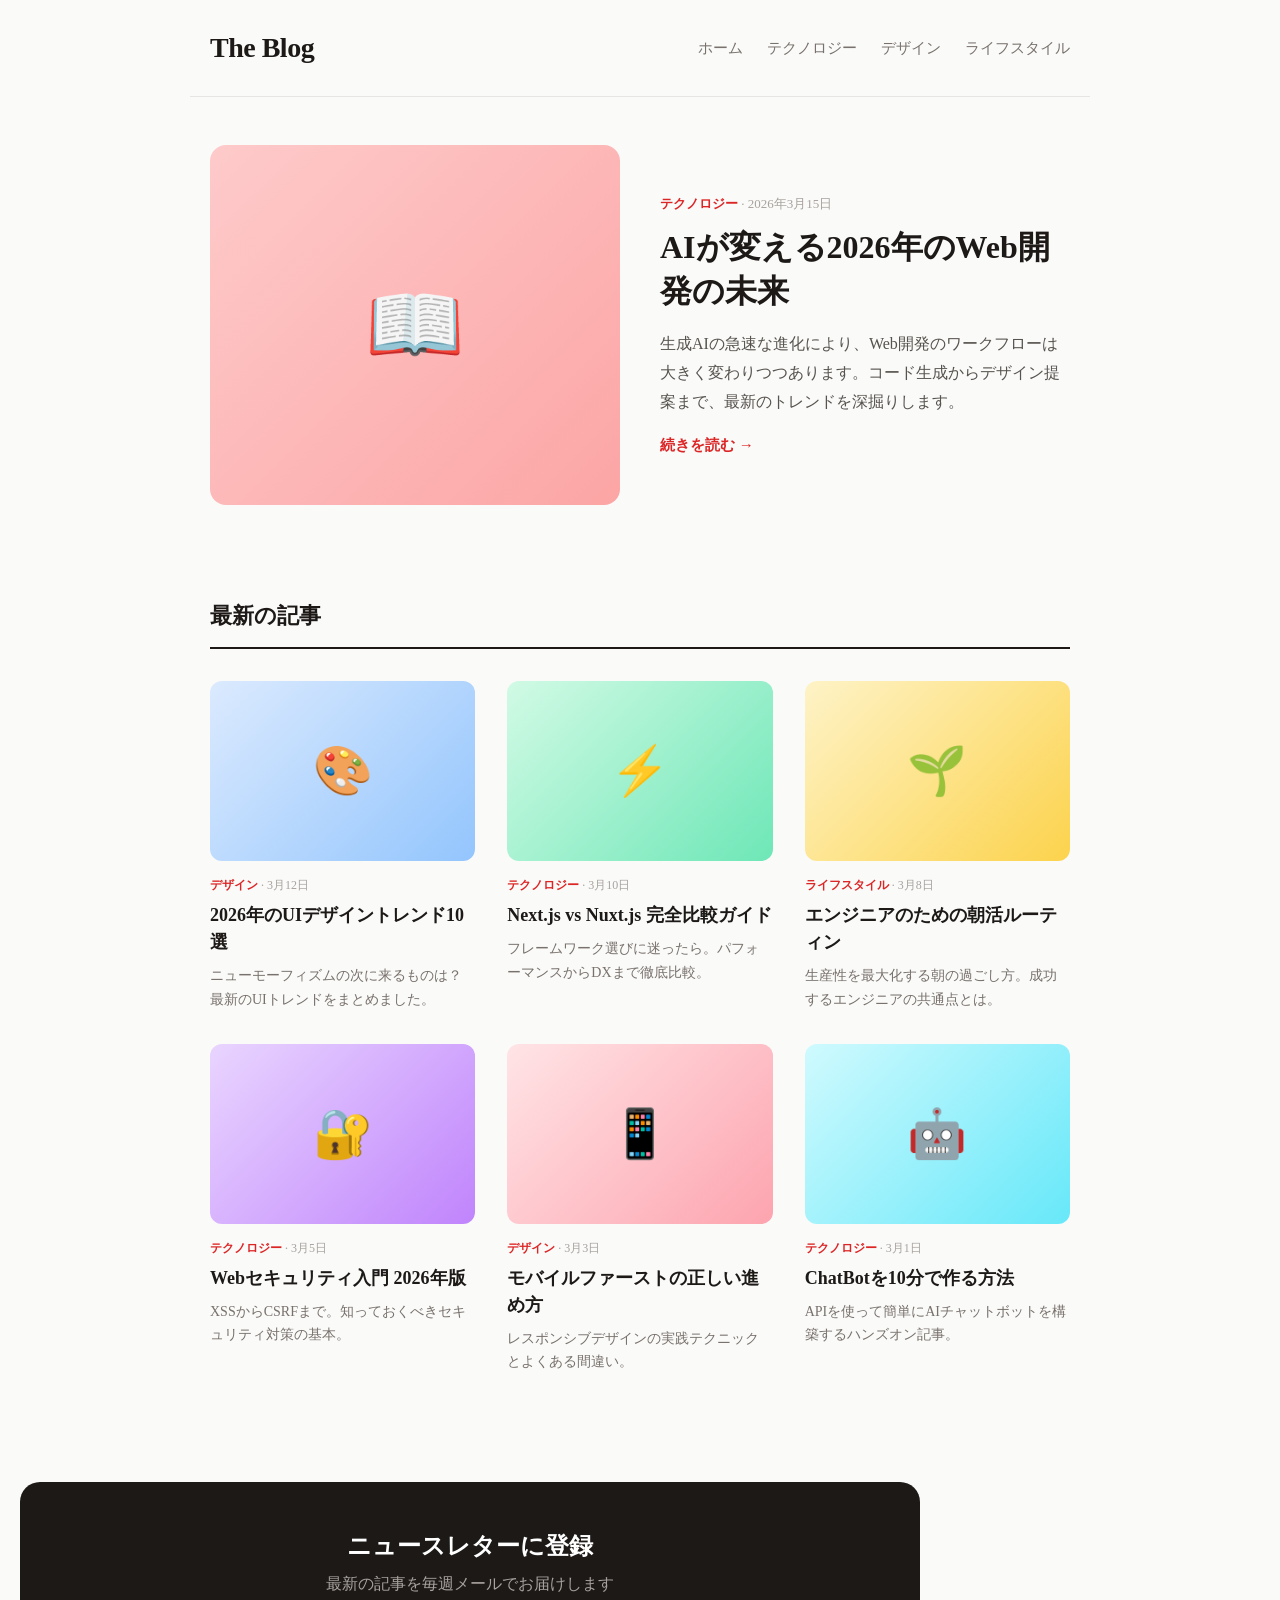
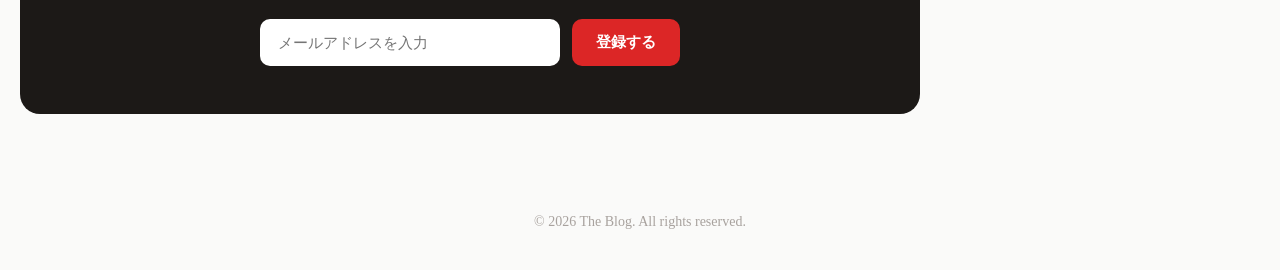
<file: templates/blog.html>
<!DOCTYPE html>
<html lang="ja">
<head>
    <meta charset="UTF-8">
    <meta name="viewport" content="width=device-width, initial-scale=1.0">
    <title>Blog</title>
    <style>
        * { margin: 0; padding: 0; box-sizing: border-box; }
        body { font-family: 'Georgia', 'Hiragino Mincho ProN', serif; background: #fafaf9; color: #1c1917; }

        nav { max-width: 900px; margin: 0 auto; padding: 32px 20px; display: flex; justify-content: space-between; align-items: center; border-bottom: 1px solid #e7e5e4; }
        .blog-title { font-size: 28px; font-weight: 700; letter-spacing: -0.5px; }
        .nav-links { display: flex; gap: 24px; }
        .nav-links a { text-decoration: none; color: #78716c; font-size: 15px; transition: color 0.2s; }
        .nav-links a:hover { color: #1c1917; }

        .hero-post { max-width: 900px; margin: 48px auto; padding: 0 20px; }
        .hero-card { display: grid; grid-template-columns: 1fr 1fr; gap: 40px; align-items: center; }
        .hero-thumb { height: 360px; border-radius: 16px; display: flex; align-items: center; justify-content: center; font-size: 80px; }
        .hero-meta { font-size: 13px; color: #a8a29e; margin-bottom: 12px; }
        .hero-meta .category { color: #dc2626; font-weight: 600; }
        .hero-card h2 { font-size: 32px; line-height: 1.4; margin-bottom: 16px; }
        .hero-card p { font-size: 16px; color: #57534e; line-height: 1.8; margin-bottom: 20px; }
        .read-more { color: #dc2626; font-weight: 600; text-decoration: none; font-size: 15px; }
        .read-more:hover { text-decoration: underline; }

        .posts-section { max-width: 900px; margin: 0 auto; padding: 48px 20px; }
        .section-heading { font-size: 22px; margin-bottom: 32px; padding-bottom: 16px; border-bottom: 2px solid #1c1917; }

        .posts-grid { display: grid; grid-template-columns: repeat(auto-fill, minmax(260px, 1fr)); gap: 32px; }
        .post-card { cursor: pointer; transition: transform 0.2s; }
        .post-card:hover { transform: translateY(-4px); }
        .post-thumb { height: 180px; border-radius: 12px; margin-bottom: 16px; display: flex; align-items: center; justify-content: center; font-size: 48px; }
        .post-meta { font-size: 12px; color: #a8a29e; margin-bottom: 8px; }
        .post-meta .category { color: #dc2626; font-weight: 600; }
        .post-card h3 { font-size: 18px; line-height: 1.5; margin-bottom: 8px; }
        .post-card p { font-size: 14px; color: #78716c; line-height: 1.7; }

        .newsletter { max-width: 900px; margin: 60px auto; padding: 48px; background: #1c1917; border-radius: 20px; text-align: center; color: #fff; }
        .newsletter h3 { font-size: 24px; margin-bottom: 12px; }
        .newsletter p { color: #a8a29e; margin-bottom: 24px; }
        .newsletter-form { display: flex; gap: 12px; max-width: 420px; margin: 0 auto; }
        .newsletter-form input { flex: 1; padding: 14px 18px; border-radius: 10px; border: none; font-size: 15px; outline: none; }
        .newsletter-form button { padding: 14px 24px; border-radius: 10px; background: #dc2626; color: #fff; border: none; font-weight: 700; cursor: pointer; font-size: 15px; white-space: nowrap; }

        footer { text-align: center; padding: 40px 20px; color: #a8a29e; font-size: 14px; }

        @media (max-width: 768px) {
            .hero-card { grid-template-columns: 1fr; }
            .hero-card h2 { font-size: 24px; }
            .newsletter-form { flex-direction: column; }
        }
    </style>
</head>
<body>
    <nav>
        <div class="blog-title">The Blog</div>
        <div class="nav-links">
            <a href="#">ホーム</a>
            <a href="#">テクノロジー</a>
            <a href="#">デザイン</a>
            <a href="#">ライフスタイル</a>
        </div>
    </nav>

    <section class="hero-post">
        <div class="hero-card">
            <div class="hero-thumb" style="background: linear-gradient(135deg, #fecaca, #fca5a5);">📖</div>
            <div>
                <div class="hero-meta"><span class="category">テクノロジー</span> &middot; 2026年3月15日</div>
                <h2>AIが変える2026年のWeb開発の未来</h2>
                <p>生成AIの急速な進化により、Web開発のワークフローは大きく変わりつつあります。コード生成からデザイン提案まで、最新のトレンドを深掘りします。</p>
                <a href="#" class="read-more">続きを読む →</a>
            </div>
        </div>
    </section>

    <section class="posts-section">
        <h2 class="section-heading">最新の記事</h2>
        <div class="posts-grid">
            <div class="post-card">
                <div class="post-thumb" style="background: linear-gradient(135deg, #dbeafe, #93c5fd);">🎨</div>
                <div class="post-meta"><span class="category">デザイン</span> &middot; 3月12日</div>
                <h3>2026年のUIデザイントレンド10選</h3>
                <p>ニューモーフィズムの次に来るものは？最新のUIトレンドをまとめました。</p>
            </div>
            <div class="post-card">
                <div class="post-thumb" style="background: linear-gradient(135deg, #d1fae5, #6ee7b7);">⚡</div>
                <div class="post-meta"><span class="category">テクノロジー</span> &middot; 3月10日</div>
                <h3>Next.js vs Nuxt.js 完全比較ガイド</h3>
                <p>フレームワーク選びに迷ったら。パフォーマンスからDXまで徹底比較。</p>
            </div>
            <div class="post-card">
                <div class="post-thumb" style="background: linear-gradient(135deg, #fef3c7, #fcd34d);">🌱</div>
                <div class="post-meta"><span class="category">ライフスタイル</span> &middot; 3月8日</div>
                <h3>エンジニアのための朝活ルーティン</h3>
                <p>生産性を最大化する朝の過ごし方。成功するエンジニアの共通点とは。</p>
            </div>
            <div class="post-card">
                <div class="post-thumb" style="background: linear-gradient(135deg, #e9d5ff, #c084fc);">🔐</div>
                <div class="post-meta"><span class="category">テクノロジー</span> &middot; 3月5日</div>
                <h3>Webセキュリティ入門 2026年版</h3>
                <p>XSSからCSRFまで。知っておくべきセキュリティ対策の基本。</p>
            </div>
            <div class="post-card">
                <div class="post-thumb" style="background: linear-gradient(135deg, #ffe4e6, #fda4af);">📱</div>
                <div class="post-meta"><span class="category">デザイン</span> &middot; 3月3日</div>
                <h3>モバイルファーストの正しい進め方</h3>
                <p>レスポンシブデザインの実践テクニックとよくある間違い。</p>
            </div>
            <div class="post-card">
                <div class="post-thumb" style="background: linear-gradient(135deg, #cffafe, #67e8f9);">🤖</div>
                <div class="post-meta"><span class="category">テクノロジー</span> &middot; 3月1日</div>
                <h3>ChatBotを10分で作る方法</h3>
                <p>APIを使って簡単にAIチャットボットを構築するハンズオン記事。</p>
            </div>
        </div>
    </section>

    <section class="newsletter" style="margin-left:20px; margin-right:20px;">
        <h3>ニュースレターに登録</h3>
        <p>最新の記事を毎週メールでお届けします</p>
        <div class="newsletter-form">
            <input type="email" placeholder="メールアドレスを入力">
            <button>登録する</button>
        </div>
    </section>

    <footer>
        <p>&copy; 2026 The Blog. All rights reserved.</p>
    </footer>
</body>
</html>
</file>
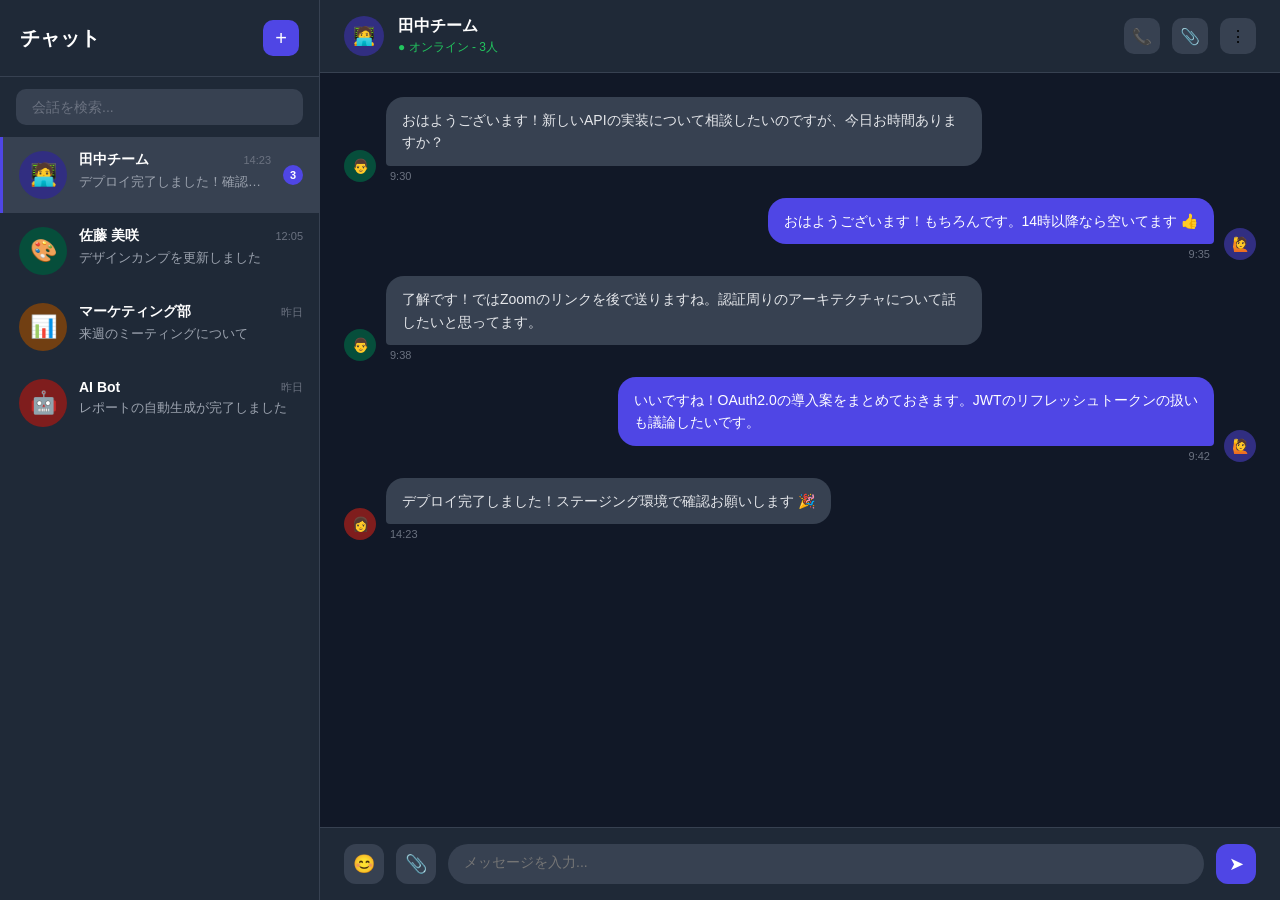
<file: templates/chat-app.html>
<!DOCTYPE html>
<html lang="ja">
<head>
    <meta charset="UTF-8">
    <meta name="viewport" content="width=device-width, initial-scale=1.0">
    <title>Chat App</title>
    <style>
        * { margin: 0; padding: 0; box-sizing: border-box; }
        body { font-family: 'Segoe UI', -apple-system, sans-serif; background: #111827; color: #e5e7eb; height: 100vh; display: flex; }

        .sidebar { width: 320px; background: #1f2937; border-right: 1px solid #374151; display: flex; flex-direction: column; }
        .sidebar-header { padding: 20px; display: flex; justify-content: space-between; align-items: center; border-bottom: 1px solid #374151; }
        .sidebar-header h2 { font-size: 20px; color: #fff; }
        .new-chat-btn { width: 36px; height: 36px; border-radius: 10px; background: #4f46e5; border: none; color: #fff; font-size: 20px; cursor: pointer; display: flex; align-items: center; justify-content: center; }

        .search-box { padding: 12px 16px; }
        .search-box input { width: 100%; padding: 10px 16px; border-radius: 10px; border: none; background: #374151; color: #fff; font-size: 14px; outline: none; }
        .search-box input::placeholder { color: #6b7280; }

        .chat-list { flex: 1; overflow-y: auto; }
        .chat-item { display: flex; gap: 12px; padding: 14px 16px; cursor: pointer; transition: background 0.15s; border-left: 3px solid transparent; }
        .chat-item:hover { background: #374151; }
        .chat-item.active { background: #374151; border-left-color: #4f46e5; }
        .chat-avatar { width: 48px; height: 48px; border-radius: 50%; display: flex; align-items: center; justify-content: center; font-size: 22px; flex-shrink: 0; }
        .chat-info { flex: 1; min-width: 0; }
        .chat-info-top { display: flex; justify-content: space-between; align-items: center; margin-bottom: 4px; }
        .chat-name { font-weight: 600; font-size: 14px; color: #fff; }
        .chat-time { font-size: 11px; color: #6b7280; }
        .chat-preview { font-size: 13px; color: #9ca3af; white-space: nowrap; overflow: hidden; text-overflow: ellipsis; }
        .unread-badge { width: 20px; height: 20px; border-radius: 50%; background: #4f46e5; color: #fff; font-size: 11px; font-weight: 700; display: flex; align-items: center; justify-content: center; flex-shrink: 0; align-self: center; }

        .main { flex: 1; display: flex; flex-direction: column; }
        .main-header { padding: 16px 24px; background: #1f2937; border-bottom: 1px solid #374151; display: flex; align-items: center; gap: 14px; }
        .main-avatar { width: 40px; height: 40px; border-radius: 50%; display: flex; align-items: center; justify-content: center; font-size: 18px; }
        .main-info h3 { font-size: 16px; color: #fff; }
        .main-info span { font-size: 12px; color: #22c55e; }
        .header-actions { margin-left: auto; display: flex; gap: 12px; }
        .header-actions button { width: 36px; height: 36px; border-radius: 10px; background: #374151; border: none; font-size: 16px; cursor: pointer; display: flex; align-items: center; justify-content: center; }

        .messages { flex: 1; padding: 24px; overflow-y: auto; display: flex; flex-direction: column; gap: 16px; }
        .message { display: flex; gap: 10px; max-width: 70%; }
        .message.sent { align-self: flex-end; flex-direction: row-reverse; }
        .msg-avatar { width: 32px; height: 32px; border-radius: 50%; display: flex; align-items: center; justify-content: center; font-size: 14px; flex-shrink: 0; align-self: flex-end; }
        .msg-bubble { padding: 12px 16px; border-radius: 18px; font-size: 14px; line-height: 1.6; }
        .message.received .msg-bubble { background: #374151; border-bottom-left-radius: 4px; }
        .message.sent .msg-bubble { background: #4f46e5; color: #fff; border-bottom-right-radius: 4px; }
        .msg-time { font-size: 11px; color: #6b7280; margin-top: 4px; padding: 0 4px; }
        .message.sent .msg-time { text-align: right; }

        .typing-indicator { display: flex; gap: 4px; padding: 12px 16px; background: #374151; border-radius: 18px; border-bottom-left-radius: 4px; align-self: flex-start; }
        .typing-dot { width: 8px; height: 8px; border-radius: 50%; background: #6b7280; animation: typingBounce 1.4s infinite; }
        .typing-dot:nth-child(2) { animation-delay: 0.2s; }
        .typing-dot:nth-child(3) { animation-delay: 0.4s; }
        @keyframes typingBounce { 0%,60%,100% { transform: translateY(0); } 30% { transform: translateY(-6px); } }

        .input-area { padding: 16px 24px; background: #1f2937; border-top: 1px solid #374151; display: flex; gap: 12px; align-items: flex-end; }
        .input-area button { width: 40px; height: 40px; border-radius: 12px; border: none; background: #374151; font-size: 18px; cursor: pointer; flex-shrink: 0; display: flex; align-items: center; justify-content: center; }
        .input-area textarea { flex: 1; min-height: 40px; max-height: 120px; padding: 10px 16px; border-radius: 20px; border: none; background: #374151; color: #fff; font-size: 14px; outline: none; resize: none; font-family: inherit; }
        .send-btn { background: #4f46e5 !important; color: #fff; }

        @media (max-width: 768px) {
            .sidebar { display: none; }
        }
    </style>
</head>
<body>
    <aside class="sidebar">
        <div class="sidebar-header">
            <h2>チャット</h2>
            <button class="new-chat-btn">+</button>
        </div>
        <div class="search-box">
            <input type="text" placeholder="会話を検索...">
        </div>
        <div class="chat-list">
            <div class="chat-item active">
                <div class="chat-avatar" style="background:#312e81;">🧑‍💻</div>
                <div class="chat-info">
                    <div class="chat-info-top"><span class="chat-name">田中チーム</span><span class="chat-time">14:23</span></div>
                    <div class="chat-preview">デプロイ完了しました！確認お願いします 🎉</div>
                </div>
                <div class="unread-badge">3</div>
            </div>
            <div class="chat-item">
                <div class="chat-avatar" style="background:#064e3b;">🎨</div>
                <div class="chat-info">
                    <div class="chat-info-top"><span class="chat-name">佐藤 美咲</span><span class="chat-time">12:05</span></div>
                    <div class="chat-preview">デザインカンプを更新しました</div>
                </div>
            </div>
            <div class="chat-item">
                <div class="chat-avatar" style="background:#713f12;">📊</div>
                <div class="chat-info">
                    <div class="chat-info-top"><span class="chat-name">マーケティング部</span><span class="chat-time">昨日</span></div>
                    <div class="chat-preview">来週のミーティングについて</div>
                </div>
            </div>
            <div class="chat-item">
                <div class="chat-avatar" style="background:#7f1d1d;">🤖</div>
                <div class="chat-info">
                    <div class="chat-info-top"><span class="chat-name">AI Bot</span><span class="chat-time">昨日</span></div>
                    <div class="chat-preview">レポートの自動生成が完了しました</div>
                </div>
            </div>
        </div>
    </aside>

    <main class="main">
        <div class="main-header">
            <div class="main-avatar" style="background:#312e81;">🧑‍💻</div>
            <div class="main-info">
                <h3>田中チーム</h3>
                <span>● オンライン - 3人</span>
            </div>
            <div class="header-actions">
                <button>📞</button>
                <button>📎</button>
                <button>⋮</button>
            </div>
        </div>

        <div class="messages" id="messages">
            <div class="message received">
                <div class="msg-avatar" style="background:#064e3b;">👨</div>
                <div>
                    <div class="msg-bubble">おはようございます！新しいAPIの実装について相談したいのですが、今日お時間ありますか？</div>
                    <div class="msg-time">9:30</div>
                </div>
            </div>
            <div class="message sent">
                <div class="msg-avatar" style="background:#312e81;">🙋</div>
                <div>
                    <div class="msg-bubble">おはようございます！もちろんです。14時以降なら空いてます 👍</div>
                    <div class="msg-time">9:35</div>
                </div>
            </div>
            <div class="message received">
                <div class="msg-avatar" style="background:#064e3b;">👨</div>
                <div>
                    <div class="msg-bubble">了解です！ではZoomのリンクを後で送りますね。認証周りのアーキテクチャについて話したいと思ってます。</div>
                    <div class="msg-time">9:38</div>
                </div>
            </div>
            <div class="message sent">
                <div class="msg-avatar" style="background:#312e81;">🙋</div>
                <div>
                    <div class="msg-bubble">いいですね！OAuth2.0の導入案をまとめておきます。JWTのリフレッシュトークンの扱いも議論したいです。</div>
                    <div class="msg-time">9:42</div>
                </div>
            </div>
            <div class="message received">
                <div class="msg-avatar" style="background:#7f1d1d;">👩</div>
                <div>
                    <div class="msg-bubble">デプロイ完了しました！ステージング環境で確認お願いします 🎉</div>
                    <div class="msg-time">14:23</div>
                </div>
            </div>
        </div>

        <div class="input-area">
            <button>😊</button>
            <button>📎</button>
            <textarea id="msg-input" placeholder="メッセージを入力..." rows="1" onkeypress="if(event.key==='Enter'&&!event.shiftKey){event.preventDefault();sendMessage()}"></textarea>
            <button class="send-btn" onclick="sendMessage()">➤</button>
        </div>
    </main>

    <script>
        function sendMessage() {
            const input = document.getElementById('msg-input');
            const text = input.value.trim();
            if (!text) return;

            const messages = document.getElementById('messages');
            const now = new Date();
            const time = `${now.getHours()}:${String(now.getMinutes()).padStart(2,'0')}`;

            const msgDiv = document.createElement('div');
            msgDiv.className = 'message sent';
            msgDiv.innerHTML = `
                <div class="msg-avatar" style="background:#312e81;">🙋</div>
                <div>
                    <div class="msg-bubble">${text}</div>
                    <div class="msg-time">${time}</div>
                </div>`;
            messages.appendChild(msgDiv);
            input.value = '';
            messages.scrollTop = messages.scrollHeight;

            // Simulate typing and response
            setTimeout(() => {
                const typing = document.createElement('div');
                typing.className = 'typing-indicator';
                typing.id = 'typing';
                typing.innerHTML = '<div class="typing-dot"></div><div class="typing-dot"></div><div class="typing-dot"></div>';
                messages.appendChild(typing);
                messages.scrollTop = messages.scrollHeight;

                setTimeout(() => {
                    typing.remove();
                    const replies = ['了解です！👍', 'いいですね、進めましょう！', 'ありがとうございます！確認します。', 'なるほど、それで行きましょう 🚀'];
                    const reply = replies[Math.floor(Math.random() * replies.length)];
                    const replyDiv = document.createElement('div');
                    replyDiv.className = 'message received';
                    const replyTime = new Date();
                    replyDiv.innerHTML = `
                        <div class="msg-avatar" style="background:#064e3b;">👨</div>
                        <div>
                            <div class="msg-bubble">${reply}</div>
                            <div class="msg-time">${replyTime.getHours()}:${String(replyTime.getMinutes()).padStart(2,'0')}</div>
                        </div>`;
                    messages.appendChild(replyDiv);
                    messages.scrollTop = messages.scrollHeight;
                }, 1500);
            }, 800);
        }
    </script>
</body>
</html>
</file>
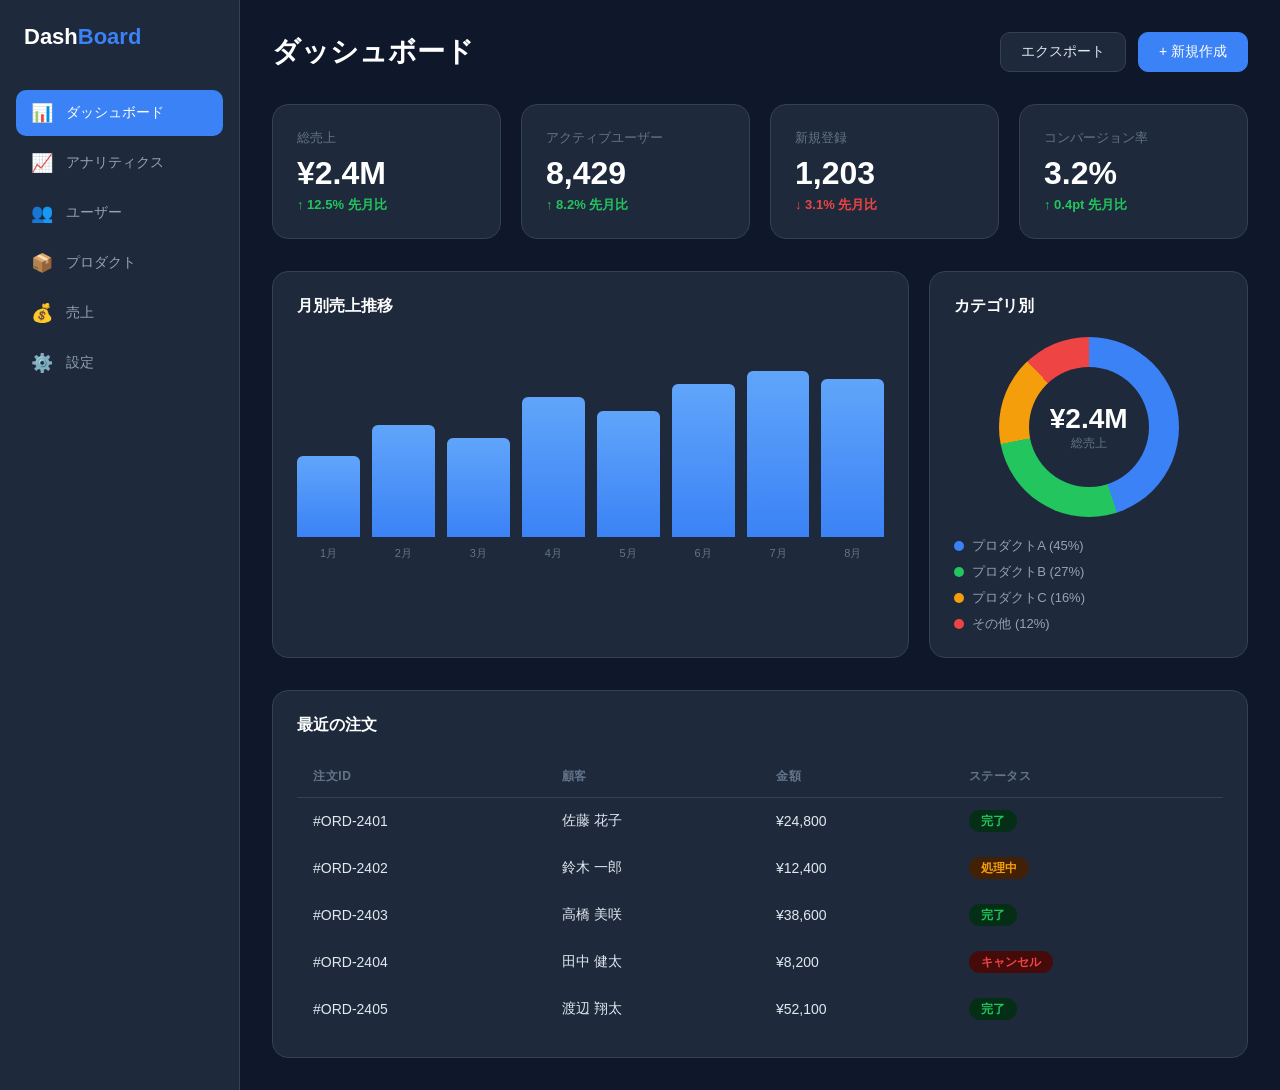
<file: templates/dashboard.html>
<!DOCTYPE html>
<html lang="ja">
<head>
    <meta charset="UTF-8">
    <meta name="viewport" content="width=device-width, initial-scale=1.0">
    <title>Dashboard</title>
    <style>
        * { margin: 0; padding: 0; box-sizing: border-box; }
        body { font-family: 'Segoe UI', -apple-system, sans-serif; background: #0f172a; color: #e2e8f0; min-height: 100vh; }

        .dashboard { display: grid; grid-template-columns: 240px 1fr; min-height: 100vh; }

        .sidebar { background: #1e293b; padding: 24px 16px; border-right: 1px solid #334155; }
        .sidebar-logo { font-size: 22px; font-weight: 800; color: #fff; margin-bottom: 40px; padding: 0 8px; }
        .sidebar-logo span { color: #3b82f6; }
        .nav-item { display: flex; align-items: center; gap: 12px; padding: 12px 14px; border-radius: 10px; color: #94a3b8; font-size: 14px; font-weight: 500; cursor: pointer; transition: all 0.2s; margin-bottom: 4px; }
        .nav-item:hover { background: #334155; color: #e2e8f0; }
        .nav-item.active { background: #3b82f6; color: #fff; }
        .nav-icon { font-size: 18px; width: 24px; text-align: center; }

        .main { padding: 32px; overflow-y: auto; }
        .main-header { display: flex; justify-content: space-between; align-items: center; margin-bottom: 32px; }
        .main-header h1 { font-size: 28px; color: #fff; }
        .header-actions { display: flex; gap: 12px; }
        .header-btn { padding: 10px 20px; border-radius: 10px; border: 1px solid #334155; background: #1e293b; color: #e2e8f0; font-size: 14px; cursor: pointer; transition: all 0.2s; }
        .header-btn:hover { border-color: #3b82f6; }
        .header-btn.primary { background: #3b82f6; border-color: #3b82f6; color: #fff; }

        .stat-cards { display: grid; grid-template-columns: repeat(auto-fit, minmax(220px, 1fr)); gap: 20px; margin-bottom: 32px; }
        .stat-card { background: #1e293b; border-radius: 16px; padding: 24px; border: 1px solid #334155; }
        .stat-label { font-size: 13px; color: #64748b; margin-bottom: 8px; }
        .stat-value { font-size: 32px; font-weight: 800; color: #fff; margin-bottom: 4px; }
        .stat-change { font-size: 13px; font-weight: 600; }
        .stat-change.up { color: #22c55e; }
        .stat-change.down { color: #ef4444; }

        .chart-section { display: grid; grid-template-columns: 2fr 1fr; gap: 20px; margin-bottom: 32px; }
        .chart-box { background: #1e293b; border-radius: 16px; padding: 24px; border: 1px solid #334155; }
        .chart-title { font-size: 16px; color: #fff; font-weight: 600; margin-bottom: 20px; }
        .bar-chart { display: flex; align-items: flex-end; gap: 12px; height: 200px; padding-top: 20px; }
        .bar { flex: 1; background: linear-gradient(to top, #3b82f6, #60a5fa); border-radius: 6px 6px 0 0; transition: height 0.5s; position: relative; min-width: 20px; }
        .bar:hover { background: linear-gradient(to top, #2563eb, #3b82f6); }
        .bar-label { position: absolute; bottom: -24px; left: 50%; transform: translateX(-50%); font-size: 11px; color: #64748b; }

        .donut-chart { width: 180px; height: 180px; border-radius: 50%; background: conic-gradient(#3b82f6 0% 45%, #22c55e 45% 72%, #f59e0b 72% 88%, #ef4444 88% 100%); margin: 0 auto; display: flex; align-items: center; justify-content: center; }
        .donut-inner { width: 120px; height: 120px; border-radius: 50%; background: #1e293b; display: flex; align-items: center; justify-content: center; flex-direction: column; }
        .donut-inner strong { font-size: 28px; color: #fff; }
        .donut-inner span { font-size: 12px; color: #64748b; }
        .legend { margin-top: 20px; display: flex; flex-direction: column; gap: 8px; }
        .legend-item { display: flex; align-items: center; gap: 8px; font-size: 13px; color: #94a3b8; }
        .legend-dot { width: 10px; height: 10px; border-radius: 50%; }

        .table-box { background: #1e293b; border-radius: 16px; padding: 24px; border: 1px solid #334155; }
        table { width: 100%; border-collapse: collapse; }
        th { text-align: left; padding: 12px 16px; font-size: 12px; color: #64748b; font-weight: 600; text-transform: uppercase; letter-spacing: 0.05em; border-bottom: 1px solid #334155; }
        td { padding: 14px 16px; font-size: 14px; border-bottom: 1px solid #1e293b; }
        tr:hover td { background: #334155; }
        .status-badge { padding: 4px 12px; border-radius: 999px; font-size: 12px; font-weight: 600; }
        .status-badge.success { background: #052e16; color: #22c55e; }
        .status-badge.warning { background: #422006; color: #f59e0b; }
        .status-badge.error { background: #450a0a; color: #ef4444; }

        @media (max-width: 900px) {
            .dashboard { grid-template-columns: 1fr; }
            .sidebar { display: none; }
            .chart-section { grid-template-columns: 1fr; }
        }
    </style>
</head>
<body>
    <div class="dashboard">
        <aside class="sidebar">
            <div class="sidebar-logo">Dash<span>Board</span></div>
            <div class="nav-item active"><span class="nav-icon">📊</span>ダッシュボード</div>
            <div class="nav-item"><span class="nav-icon">📈</span>アナリティクス</div>
            <div class="nav-item"><span class="nav-icon">👥</span>ユーザー</div>
            <div class="nav-item"><span class="nav-icon">📦</span>プロダクト</div>
            <div class="nav-item"><span class="nav-icon">💰</span>売上</div>
            <div class="nav-item"><span class="nav-icon">⚙️</span>設定</div>
        </aside>

        <main class="main">
            <div class="main-header">
                <h1>ダッシュボード</h1>
                <div class="header-actions">
                    <button class="header-btn">エクスポート</button>
                    <button class="header-btn primary">+ 新規作成</button>
                </div>
            </div>

            <div class="stat-cards">
                <div class="stat-card">
                    <div class="stat-label">総売上</div>
                    <div class="stat-value">¥2.4M</div>
                    <div class="stat-change up">↑ 12.5% 先月比</div>
                </div>
                <div class="stat-card">
                    <div class="stat-label">アクティブユーザー</div>
                    <div class="stat-value">8,429</div>
                    <div class="stat-change up">↑ 8.2% 先月比</div>
                </div>
                <div class="stat-card">
                    <div class="stat-label">新規登録</div>
                    <div class="stat-value">1,203</div>
                    <div class="stat-change down">↓ 3.1% 先月比</div>
                </div>
                <div class="stat-card">
                    <div class="stat-label">コンバージョン率</div>
                    <div class="stat-value">3.2%</div>
                    <div class="stat-change up">↑ 0.4pt 先月比</div>
                </div>
            </div>

            <div class="chart-section">
                <div class="chart-box">
                    <div class="chart-title">月別売上推移</div>
                    <div class="bar-chart">
                        <div class="bar" style="height:45%"><span class="bar-label">1月</span></div>
                        <div class="bar" style="height:62%"><span class="bar-label">2月</span></div>
                        <div class="bar" style="height:55%"><span class="bar-label">3月</span></div>
                        <div class="bar" style="height:78%"><span class="bar-label">4月</span></div>
                        <div class="bar" style="height:70%"><span class="bar-label">5月</span></div>
                        <div class="bar" style="height:85%"><span class="bar-label">6月</span></div>
                        <div class="bar" style="height:92%"><span class="bar-label">7月</span></div>
                        <div class="bar" style="height:88%"><span class="bar-label">8月</span></div>
                    </div>
                </div>
                <div class="chart-box">
                    <div class="chart-title">カテゴリ別</div>
                    <div class="donut-chart">
                        <div class="donut-inner"><strong>¥2.4M</strong><span>総売上</span></div>
                    </div>
                    <div class="legend">
                        <div class="legend-item"><div class="legend-dot" style="background:#3b82f6"></div>プロダクトA (45%)</div>
                        <div class="legend-item"><div class="legend-dot" style="background:#22c55e"></div>プロダクトB (27%)</div>
                        <div class="legend-item"><div class="legend-dot" style="background:#f59e0b"></div>プロダクトC (16%)</div>
                        <div class="legend-item"><div class="legend-dot" style="background:#ef4444"></div>その他 (12%)</div>
                    </div>
                </div>
            </div>

            <div class="table-box">
                <div class="chart-title">最近の注文</div>
                <table>
                    <thead><tr><th>注文ID</th><th>顧客</th><th>金額</th><th>ステータス</th></tr></thead>
                    <tbody>
                        <tr><td>#ORD-2401</td><td>佐藤 花子</td><td>¥24,800</td><td><span class="status-badge success">完了</span></td></tr>
                        <tr><td>#ORD-2402</td><td>鈴木 一郎</td><td>¥12,400</td><td><span class="status-badge warning">処理中</span></td></tr>
                        <tr><td>#ORD-2403</td><td>高橋 美咲</td><td>¥38,600</td><td><span class="status-badge success">完了</span></td></tr>
                        <tr><td>#ORD-2404</td><td>田中 健太</td><td>¥8,200</td><td><span class="status-badge error">キャンセル</span></td></tr>
                        <tr><td>#ORD-2405</td><td>渡辺 翔太</td><td>¥52,100</td><td><span class="status-badge success">完了</span></td></tr>
                    </tbody>
                </table>
            </div>
        </main>
    </div>
</body>
</html>
</file>
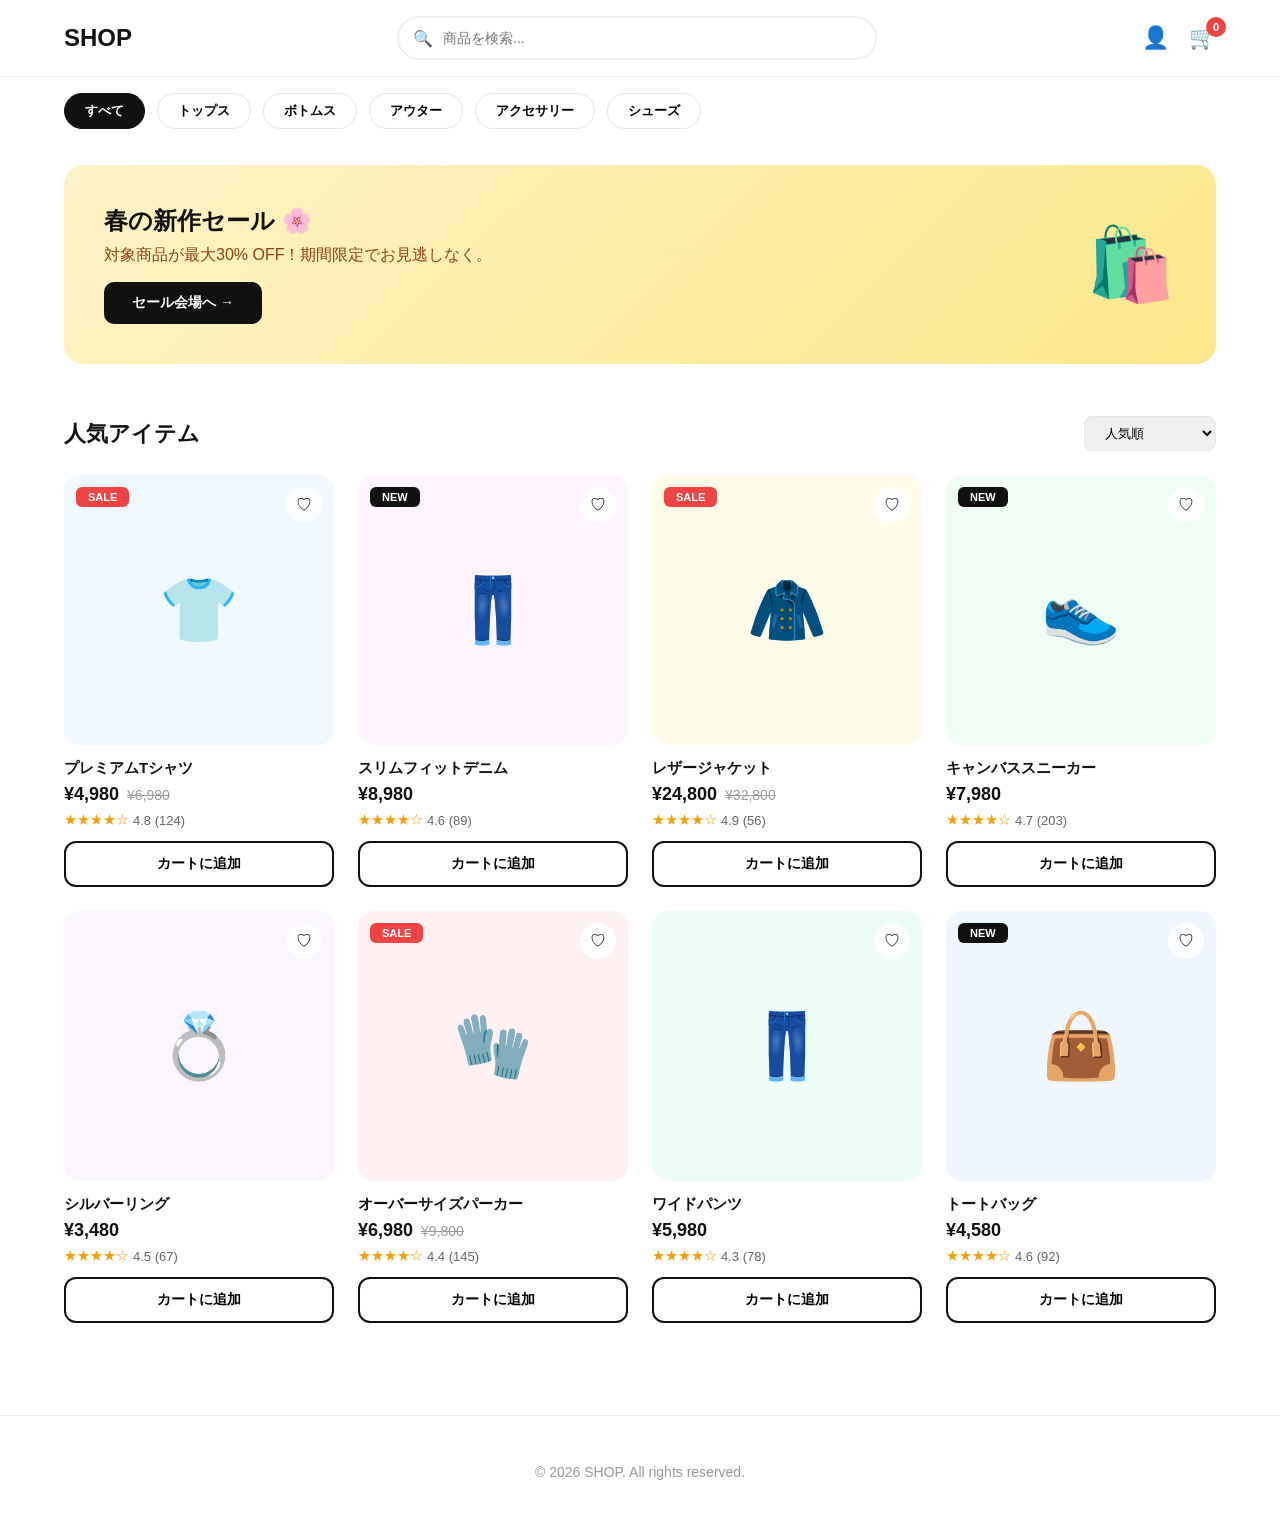
<file: templates/ec-site.html>
<!DOCTYPE html>
<html lang="ja">
<head>
    <meta charset="UTF-8">
    <meta name="viewport" content="width=device-width, initial-scale=1.0">
    <title>EC Shop</title>
    <style>
        * { margin: 0; padding: 0; box-sizing: border-box; }
        body { font-family: 'Segoe UI', -apple-system, sans-serif; background: #fff; color: #111; }

        header { border-bottom: 1px solid #eee; padding: 16px 5%; display: flex; justify-content: space-between; align-items: center; max-width: 1400px; margin: 0 auto; }
        .logo { font-size: 24px; font-weight: 800; }
        .header-search { flex: 1; max-width: 480px; margin: 0 40px; position: relative; }
        .header-search input { width: 100%; padding: 12px 20px 12px 44px; border: 2px solid #eee; border-radius: 999px; font-size: 14px; outline: none; transition: border 0.2s; }
        .header-search input:focus { border-color: #111; }
        .header-search::before { content: '🔍'; position: absolute; left: 16px; top: 50%; transform: translateY(-50%); font-size: 16px; }
        .header-icons { display: flex; gap: 20px; align-items: center; }
        .icon-btn { position: relative; font-size: 22px; cursor: pointer; }
        .cart-badge { position: absolute; top: -8px; right: -10px; background: #ef4444; color: #fff; font-size: 11px; font-weight: 700; width: 20px; height: 20px; border-radius: 50%; display: flex; align-items: center; justify-content: center; }

        .categories { display: flex; gap: 12px; padding: 16px 5%; max-width: 1400px; margin: 0 auto; overflow-x: auto; }
        .cat-btn { padding: 8px 20px; border-radius: 999px; border: 1px solid #e5e5e5; background: #fff; font-size: 13px; font-weight: 600; cursor: pointer; white-space: nowrap; transition: all 0.2s; }
        .cat-btn.active { background: #111; color: #fff; border-color: #111; }
        .cat-btn:hover:not(.active) { border-color: #111; }

        .products { max-width: 1400px; margin: 0 auto; padding: 32px 5%; }
        .products-header { display: flex; justify-content: space-between; align-items: center; margin-bottom: 24px; }
        .products-header h2 { font-size: 22px; }
        .sort-select { padding: 8px 16px; border: 1px solid #e5e5e5; border-radius: 8px; font-size: 13px; outline: none; cursor: pointer; }

        .products-grid { display: grid; grid-template-columns: repeat(auto-fill, minmax(240px, 1fr)); gap: 24px; }
        .product-card { cursor: pointer; transition: transform 0.2s; }
        .product-card:hover { transform: translateY(-4px); }
        .product-img { aspect-ratio: 1; border-radius: 16px; display: flex; align-items: center; justify-content: center; font-size: 64px; margin-bottom: 14px; position: relative; overflow: hidden; }
        .product-img .tag { position: absolute; top: 12px; left: 12px; padding: 4px 12px; border-radius: 6px; font-size: 11px; font-weight: 700; }
        .tag-sale { background: #ef4444; color: #fff; }
        .tag-new { background: #111; color: #fff; }
        .product-card .wish-btn { position: absolute; top: 12px; right: 12px; width: 36px; height: 36px; border-radius: 50%; background: rgba(255,255,255,0.9); border: none; font-size: 16px; cursor: pointer; display: flex; align-items: center; justify-content: center; transition: all 0.2s; }
        .product-card .wish-btn:hover { background: #fef2f2; }
        .product-name { font-size: 15px; font-weight: 600; margin-bottom: 6px; }
        .product-price { display: flex; align-items: center; gap: 8px; }
        .product-price .current { font-size: 18px; font-weight: 800; }
        .product-price .original { font-size: 14px; color: #999; text-decoration: line-through; }
        .product-rating { display: flex; align-items: center; gap: 4px; margin-top: 6px; font-size: 13px; color: #666; }
        .stars { color: #f59e0b; }
        .add-cart-btn { width: 100%; margin-top: 12px; padding: 12px; border-radius: 12px; border: 2px solid #111; background: #fff; font-weight: 700; font-size: 14px; cursor: pointer; transition: all 0.2s; }
        .add-cart-btn:hover { background: #111; color: #fff; }

        .promo-banner { max-width: 1400px; margin: 20px auto; padding: 0 5%; }
        .promo { display: flex; align-items: center; justify-content: space-between; padding: 40px; background: linear-gradient(135deg, #fef3c7, #fde68a); border-radius: 20px; }
        .promo h3 { font-size: 24px; margin-bottom: 8px; }
        .promo p { color: #92400e; margin-bottom: 16px; }
        .promo-btn { padding: 12px 28px; background: #111; color: #fff; border: none; border-radius: 10px; font-weight: 700; cursor: pointer; font-size: 14px; }
        .promo-icon { font-size: 72px; }

        footer { text-align: center; padding: 48px 20px; border-top: 1px solid #eee; margin-top: 60px; color: #999; font-size: 14px; }

        @media (max-width: 768px) {
            .header-search { display: none; }
            .promo { flex-direction: column; text-align: center; gap: 20px; }
        }
    </style>
</head>
<body>
    <header>
        <div class="logo">SHOP</div>
        <div class="header-search"><input type="text" placeholder="商品を検索..."></div>
        <div class="header-icons">
            <span class="icon-btn">👤</span>
            <span class="icon-btn">🛒<span class="cart-badge" id="cart-count">0</span></span>
        </div>
    </header>

    <div class="categories">
        <button class="cat-btn active" onclick="filterCat('all', this)">すべて</button>
        <button class="cat-btn" onclick="filterCat('tops', this)">トップス</button>
        <button class="cat-btn" onclick="filterCat('bottoms', this)">ボトムス</button>
        <button class="cat-btn" onclick="filterCat('outer', this)">アウター</button>
        <button class="cat-btn" onclick="filterCat('accessories', this)">アクセサリー</button>
        <button class="cat-btn" onclick="filterCat('shoes', this)">シューズ</button>
    </div>

    <div class="promo-banner">
        <div class="promo">
            <div>
                <h3>春の新作セール 🌸</h3>
                <p>対象商品が最大30% OFF！期間限定でお見逃しなく。</p>
                <button class="promo-btn">セール会場へ →</button>
            </div>
            <div class="promo-icon">🛍️</div>
        </div>
    </div>

    <section class="products">
        <div class="products-header">
            <h2>人気アイテム</h2>
            <select class="sort-select" onchange="sortProducts(this.value)">
                <option value="popular">人気順</option>
                <option value="price-low">価格が安い順</option>
                <option value="price-high">価格が高い順</option>
                <option value="new">新着順</option>
            </select>
        </div>
        <div class="products-grid" id="products-grid"></div>
    </section>

    <footer><p>&copy; 2026 SHOP. All rights reserved.</p></footer>

    <script>
        let cartCount = 0;
        const products = [
            { id:1, name:'プレミアムTシャツ', price:4980, original:6980, cat:'tops', rating:4.8, reviews:124, tag:'sale', emoji:'👕', bg:'#f0f9ff' },
            { id:2, name:'スリムフィットデニム', price:8980, original:null, cat:'bottoms', rating:4.6, reviews:89, tag:'new', emoji:'👖', bg:'#fdf4ff' },
            { id:3, name:'レザージャケット', price:24800, original:32800, cat:'outer', rating:4.9, reviews:56, tag:'sale', emoji:'🧥', bg:'#fefce8' },
            { id:4, name:'キャンバススニーカー', price:7980, original:null, cat:'shoes', rating:4.7, reviews:203, tag:'new', emoji:'👟', bg:'#f0fdf4' },
            { id:5, name:'シルバーリング', price:3480, original:null, cat:'accessories', rating:4.5, reviews:67, tag:null, emoji:'💍', bg:'#faf5ff' },
            { id:6, name:'オーバーサイズパーカー', price:6980, original:9800, cat:'tops', rating:4.4, reviews:145, tag:'sale', emoji:'🧤', bg:'#fff1f2' },
            { id:7, name:'ワイドパンツ', price:5980, original:null, cat:'bottoms', rating:4.3, reviews:78, tag:null, emoji:'👖', bg:'#ecfdf5' },
            { id:8, name:'トートバッグ', price:4580, original:null, cat:'accessories', rating:4.6, reviews:92, tag:'new', emoji:'👜', bg:'#eff6ff' },
        ];

        let currentCat = 'all';

        function filterCat(cat, btn) {
            currentCat = cat;
            document.querySelectorAll('.cat-btn').forEach(b => b.classList.remove('active'));
            btn.classList.add('active');
            renderProducts();
        }

        function sortProducts(method) { renderProducts(method); }

        function addToCart() {
            cartCount++;
            document.getElementById('cart-count').textContent = cartCount;
        }

        function renderProducts(sort = 'popular') {
            let filtered = currentCat === 'all' ? [...products] : products.filter(p => p.cat === currentCat);
            if (sort === 'price-low') filtered.sort((a,b) => a.price - b.price);
            else if (sort === 'price-high') filtered.sort((a,b) => b.price - a.price);

            document.getElementById('products-grid').innerHTML = filtered.map(p => `
                <div class="product-card">
                    <div class="product-img" style="background:${p.bg}">
                        ${p.tag ? `<span class="tag ${p.tag === 'sale' ? 'tag-sale' : 'tag-new'}">${p.tag === 'sale' ? 'SALE' : 'NEW'}</span>` : ''}
                        <button class="wish-btn">♡</button>
                        <span style="font-size:64px">${p.emoji}</span>
                    </div>
                    <div class="product-name">${p.name}</div>
                    <div class="product-price">
                        <span class="current">¥${p.price.toLocaleString()}</span>
                        ${p.original ? `<span class="original">¥${p.original.toLocaleString()}</span>` : ''}
                    </div>
                    <div class="product-rating">
                        <span class="stars">${'★'.repeat(Math.floor(p.rating))}${'☆'.repeat(5 - Math.floor(p.rating))}</span>
                        ${p.rating} (${p.reviews})
                    </div>
                    <button class="add-cart-btn" onclick="addToCart()">カートに追加</button>
                </div>
            `).join('');
        }

        renderProducts();
    </script>
</body>
</html>
</file>
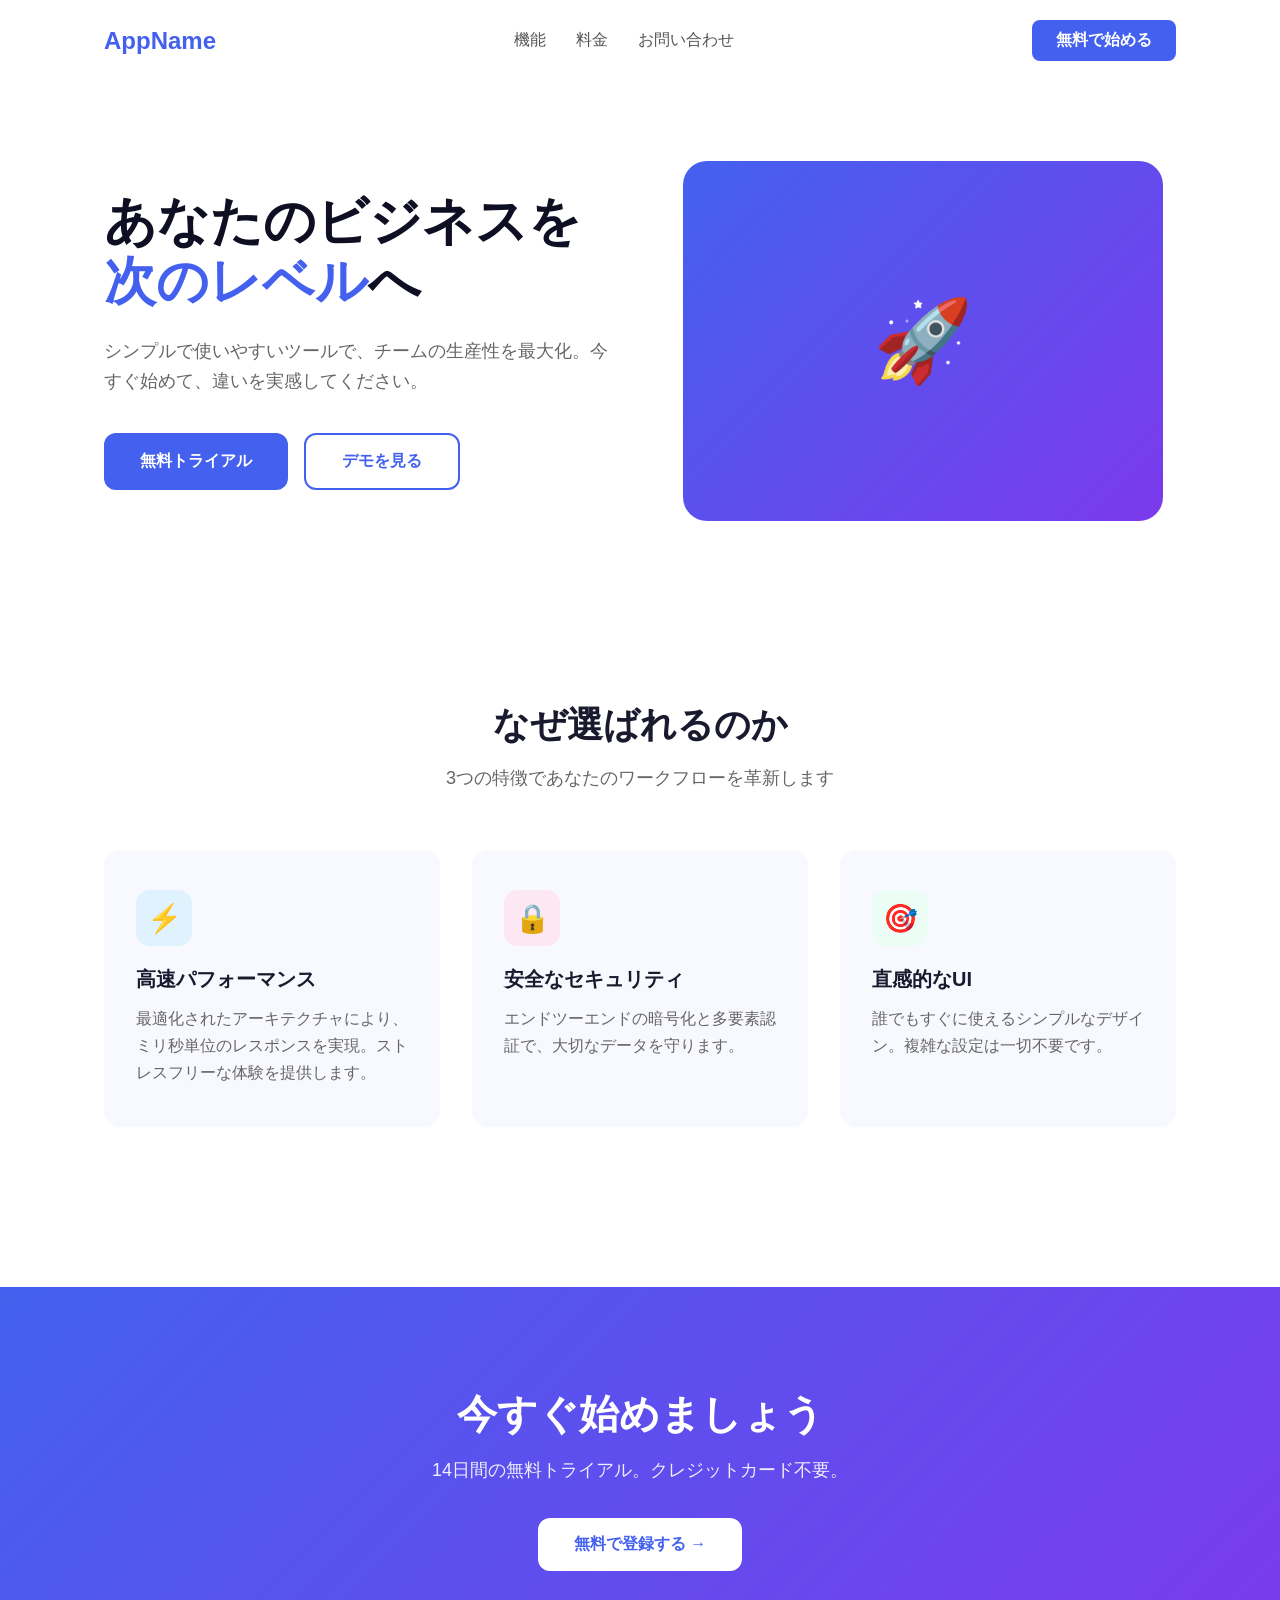
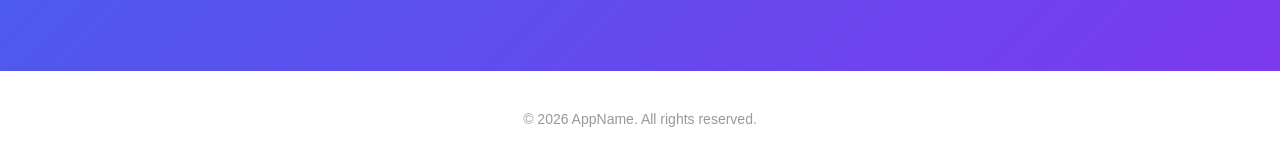
<file: templates/landing-page.html>
<!DOCTYPE html>
<html lang="ja">
<head>
    <meta charset="UTF-8">
    <meta name="viewport" content="width=device-width, initial-scale=1.0">
    <title>Landing Page</title>
    <style>
        * { margin: 0; padding: 0; box-sizing: border-box; }
        body { font-family: 'Segoe UI', -apple-system, sans-serif; color: #1a1a2e; background: #fff; }
        
        nav { display: flex; justify-content: space-between; align-items: center; padding: 20px 5%; max-width: 1200px; margin: 0 auto; }
        .logo { font-size: 24px; font-weight: 800; color: #4361ee; }
        .nav-links { display: flex; gap: 30px; list-style: none; }
        .nav-links a { text-decoration: none; color: #555; font-weight: 500; transition: color 0.2s; }
        .nav-links a:hover { color: #4361ee; }
        .nav-cta { background: #4361ee; color: #fff; padding: 10px 24px; border-radius: 8px; text-decoration: none; font-weight: 600; transition: transform 0.2s; }
        .nav-cta:hover { transform: translateY(-2px); }

        .hero { display: flex; align-items: center; justify-content: space-between; padding: 80px 5%; max-width: 1200px; margin: 0 auto; gap: 60px; }
        .hero-text { flex: 1; }
        .hero-text h1 { font-size: 52px; line-height: 1.15; margin-bottom: 24px; color: #0f0f23; }
        .hero-text h1 span { color: #4361ee; }
        .hero-text p { font-size: 18px; color: #666; line-height: 1.7; margin-bottom: 36px; }
        .hero-actions { display: flex; gap: 16px; }
        .btn-primary { background: #4361ee; color: #fff; padding: 16px 36px; border-radius: 12px; font-size: 16px; font-weight: 700; border: none; cursor: pointer; transition: all 0.2s; }
        .btn-primary:hover { background: #3651d4; transform: translateY(-2px); box-shadow: 0 8px 25px rgba(67,97,238,0.3); }
        .btn-secondary { background: transparent; color: #4361ee; padding: 16px 36px; border-radius: 12px; font-size: 16px; font-weight: 700; border: 2px solid #4361ee; cursor: pointer; transition: all 0.2s; }
        .btn-secondary:hover { background: #f0f4ff; }
        .hero-visual { flex: 1; display: flex; justify-content: center; }
        .hero-img { width: 100%; max-width: 480px; height: 360px; background: linear-gradient(135deg, #4361ee 0%, #7c3aed 100%); border-radius: 24px; display: flex; align-items: center; justify-content: center; font-size: 80px; }

        .features { padding: 100px 5%; max-width: 1200px; margin: 0 auto; text-align: center; }
        .features h2 { font-size: 36px; margin-bottom: 16px; }
        .features > p { color: #666; font-size: 18px; margin-bottom: 60px; }
        .features-grid { display: grid; grid-template-columns: repeat(auto-fit, minmax(280px, 1fr)); gap: 32px; }
        .feature-card { padding: 40px 32px; border-radius: 16px; background: #f8f9ff; text-align: left; transition: all 0.3s; }
        .feature-card:hover { transform: translateY(-8px); box-shadow: 0 20px 40px rgba(0,0,0,0.08); }
        .feature-icon { width: 56px; height: 56px; border-radius: 14px; display: flex; align-items: center; justify-content: center; font-size: 28px; margin-bottom: 20px; }
        .feature-card h3 { font-size: 20px; margin-bottom: 12px; }
        .feature-card p { color: #666; line-height: 1.7; }

        .cta { text-align: center; padding: 100px 5%; background: linear-gradient(135deg, #4361ee, #7c3aed); color: #fff; margin-top: 60px; }
        .cta h2 { font-size: 40px; margin-bottom: 16px; }
        .cta p { font-size: 18px; opacity: 0.9; margin-bottom: 36px; }
        .cta .btn-primary { background: #fff; color: #4361ee; }
        .cta .btn-primary:hover { box-shadow: 0 8px 25px rgba(0,0,0,0.2); }

        footer { text-align: center; padding: 40px; color: #999; font-size: 14px; }

        @media (max-width: 768px) {
            .hero { flex-direction: column; padding: 40px 5%; text-align: center; }
            .hero-text h1 { font-size: 32px; }
            .hero-actions { justify-content: center; flex-wrap: wrap; }
            .nav-links { display: none; }
        }
    </style>
</head>
<body>
    <nav>
        <div class="logo">AppName</div>
        <ul class="nav-links">
            <li><a href="#features">機能</a></li>
            <li><a href="#pricing">料金</a></li>
            <li><a href="#contact">お問い合わせ</a></li>
        </ul>
        <a href="#" class="nav-cta">無料で始める</a>
    </nav>

    <section class="hero">
        <div class="hero-text">
            <h1>あなたのビジネスを<span>次のレベル</span>へ</h1>
            <p>シンプルで使いやすいツールで、チームの生産性を最大化。今すぐ始めて、違いを実感してください。</p>
            <div class="hero-actions">
                <button class="btn-primary">無料トライアル</button>
                <button class="btn-secondary">デモを見る</button>
            </div>
        </div>
        <div class="hero-visual">
            <div class="hero-img">🚀</div>
        </div>
    </section>

    <section class="features" id="features">
        <h2>なぜ選ばれるのか</h2>
        <p>3つの特徴であなたのワークフローを革新します</p>
        <div class="features-grid">
            <div class="feature-card">
                <div class="feature-icon" style="background:#e0f2fe;">⚡</div>
                <h3>高速パフォーマンス</h3>
                <p>最適化されたアーキテクチャにより、ミリ秒単位のレスポンスを実現。ストレスフリーな体験を提供します。</p>
            </div>
            <div class="feature-card">
                <div class="feature-icon" style="background:#fce7f3;">🔒</div>
                <h3>安全なセキュリティ</h3>
                <p>エンドツーエンドの暗号化と多要素認証で、大切なデータを守ります。</p>
            </div>
            <div class="feature-card">
                <div class="feature-icon" style="background:#ecfdf5;">🎯</div>
                <h3>直感的なUI</h3>
                <p>誰でもすぐに使えるシンプルなデザイン。複雑な設定は一切不要です。</p>
            </div>
        </div>
    </section>

    <section class="cta">
        <h2>今すぐ始めましょう</h2>
        <p>14日間の無料トライアル。クレジットカード不要。</p>
        <button class="btn-primary">無料で登録する →</button>
    </section>

    <footer>
        <p>&copy; 2026 AppName. All rights reserved.</p>
    </footer>
</body>
</html>
</file>
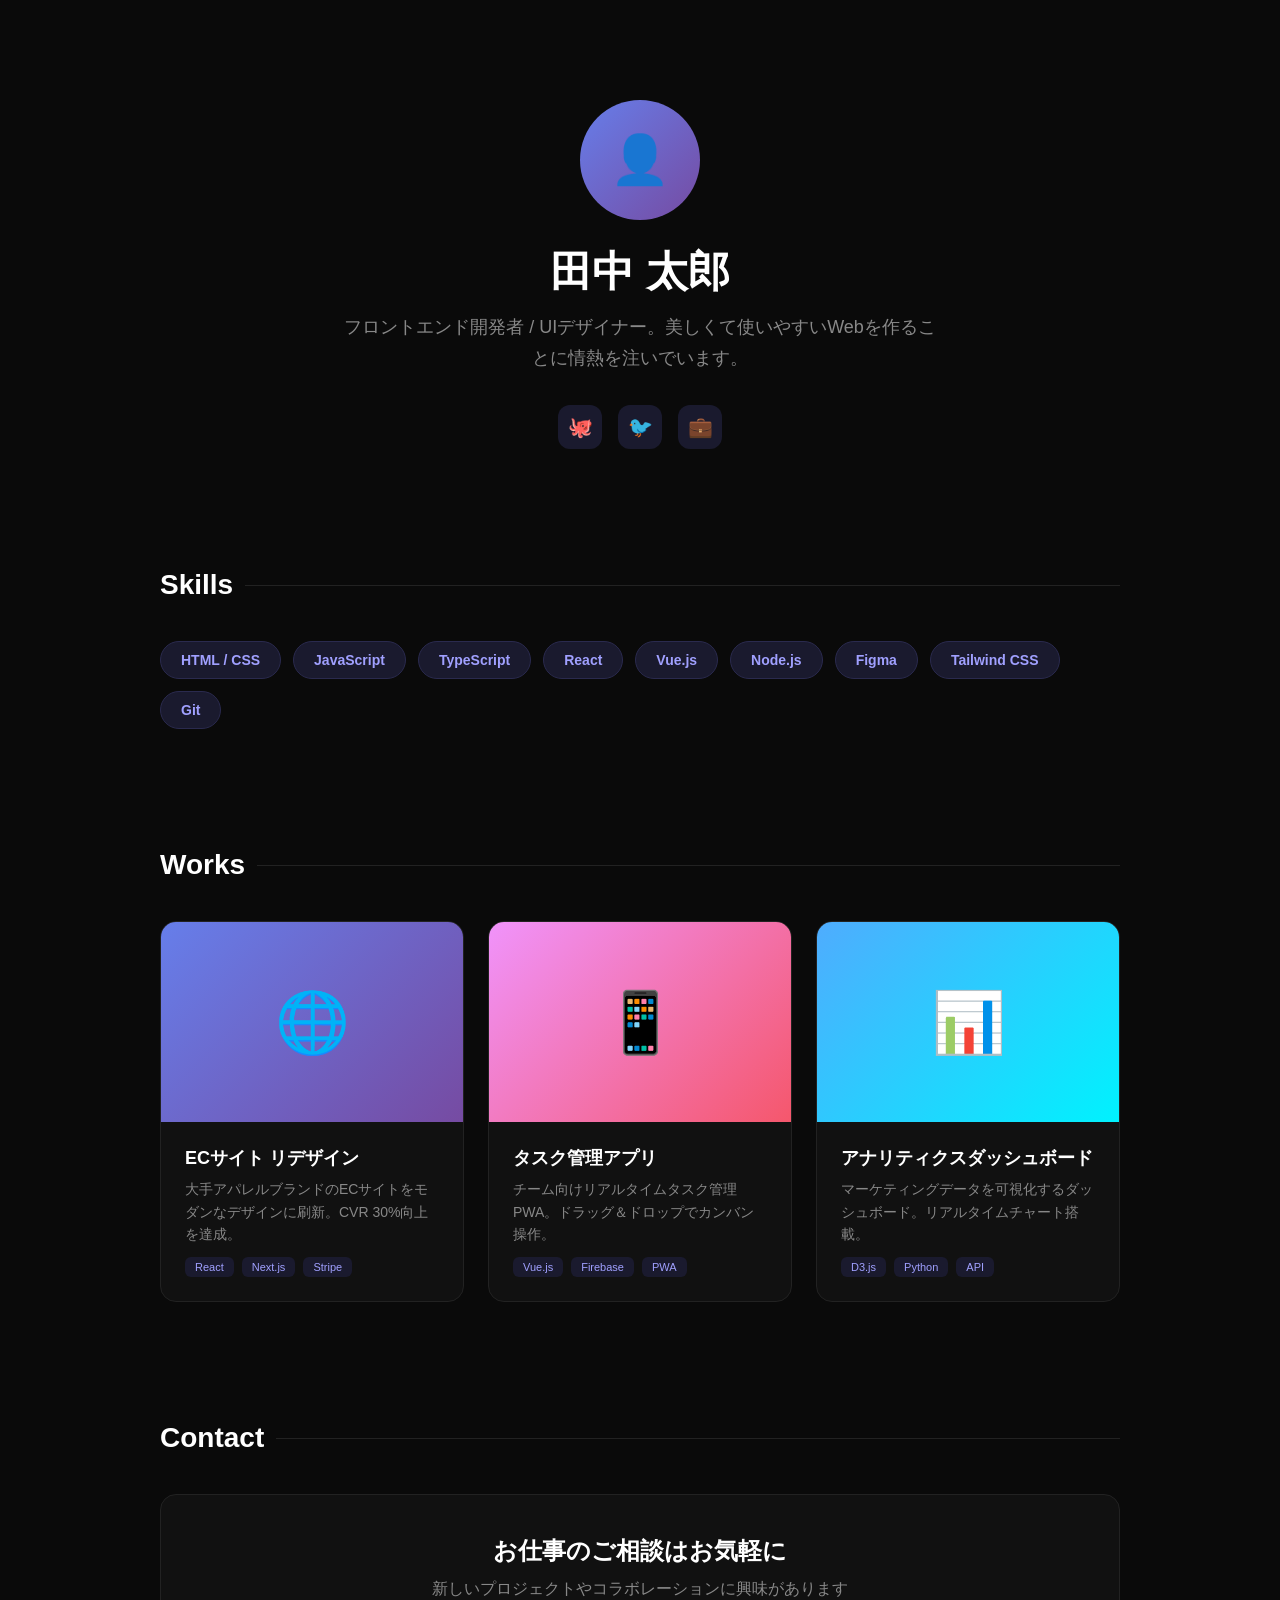
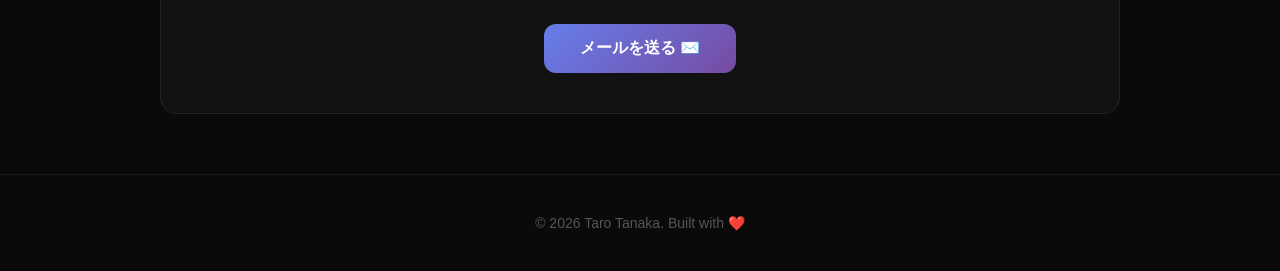
<file: templates/portfolio.html>
<!DOCTYPE html>
<html lang="ja">
<head>
    <meta charset="UTF-8">
    <meta name="viewport" content="width=device-width, initial-scale=1.0">
    <title>Portfolio</title>
    <style>
        * { margin: 0; padding: 0; box-sizing: border-box; }
        body { font-family: 'Segoe UI', -apple-system, sans-serif; background: #0a0a0a; color: #e0e0e0; }

        header { text-align: center; padding: 100px 20px 60px; }
        .avatar { width: 120px; height: 120px; border-radius: 50%; background: linear-gradient(135deg, #667eea, #764ba2); display: flex; align-items: center; justify-content: center; font-size: 48px; margin: 0 auto 24px; }
        header h1 { font-size: 42px; color: #fff; margin-bottom: 12px; }
        header p { font-size: 18px; color: #888; max-width: 600px; margin: 0 auto 32px; line-height: 1.7; }
        .social-links { display: flex; gap: 16px; justify-content: center; }
        .social-links a { width: 44px; height: 44px; border-radius: 12px; background: #1a1a2e; display: flex; align-items: center; justify-content: center; text-decoration: none; font-size: 20px; transition: all 0.2s; }
        .social-links a:hover { background: #667eea; transform: translateY(-3px); }

        .section { max-width: 1000px; margin: 0 auto; padding: 60px 20px; }
        .section-title { font-size: 28px; color: #fff; margin-bottom: 40px; display: flex; align-items: center; gap: 12px; }
        .section-title::after { content: ''; flex: 1; height: 1px; background: #222; }

        .skills-grid { display: flex; flex-wrap: wrap; gap: 12px; }
        .skill-tag { padding: 10px 20px; border-radius: 999px; background: #1a1a2e; color: #a0a0ff; font-size: 14px; font-weight: 600; border: 1px solid #2a2a4e; transition: all 0.2s; }
        .skill-tag:hover { background: #667eea; color: #fff; border-color: #667eea; }

        .works-grid { display: grid; grid-template-columns: repeat(auto-fill, minmax(300px, 1fr)); gap: 24px; }
        .work-card { border-radius: 16px; overflow: hidden; background: #111; border: 1px solid #222; transition: all 0.3s; cursor: pointer; }
        .work-card:hover { transform: translateY(-8px); border-color: #667eea; box-shadow: 0 20px 40px rgba(102,126,234,0.15); }
        .work-thumb { height: 200px; display: flex; align-items: center; justify-content: center; font-size: 60px; }
        .work-info { padding: 24px; }
        .work-info h3 { font-size: 18px; color: #fff; margin-bottom: 8px; }
        .work-info p { font-size: 14px; color: #888; line-height: 1.6; margin-bottom: 12px; }
        .work-tags { display: flex; gap: 8px; flex-wrap: wrap; }
        .work-tags span { font-size: 11px; padding: 4px 10px; border-radius: 6px; background: #1a1a2e; color: #a0a0ff; }

        .contact-box { background: #111; border: 1px solid #222; border-radius: 16px; padding: 40px; text-align: center; }
        .contact-box h3 { font-size: 24px; color: #fff; margin-bottom: 12px; }
        .contact-box p { color: #888; margin-bottom: 24px; }
        .contact-btn { display: inline-block; background: linear-gradient(135deg, #667eea, #764ba2); color: #fff; padding: 14px 36px; border-radius: 12px; text-decoration: none; font-weight: 700; font-size: 16px; transition: all 0.2s; border: none; cursor: pointer; }
        .contact-btn:hover { transform: translateY(-2px); box-shadow: 0 8px 25px rgba(102,126,234,0.3); }

        footer { text-align: center; padding: 40px; color: #555; font-size: 14px; border-top: 1px solid #1a1a1a; }

        @media (max-width: 768px) {
            header h1 { font-size: 28px; }
            .works-grid { grid-template-columns: 1fr; }
        }
    </style>
</head>
<body>
    <header>
        <div class="avatar">👤</div>
        <h1>田中 太郎</h1>
        <p>フロントエンド開発者 / UIデザイナー。美しくて使いやすいWebを作ることに情熱を注いでいます。</p>
        <div class="social-links">
            <a href="#" title="GitHub">🐙</a>
            <a href="#" title="Twitter">🐦</a>
            <a href="#" title="LinkedIn">💼</a>
        </div>
    </header>

    <section class="section">
        <h2 class="section-title">Skills</h2>
        <div class="skills-grid">
            <span class="skill-tag">HTML / CSS</span>
            <span class="skill-tag">JavaScript</span>
            <span class="skill-tag">TypeScript</span>
            <span class="skill-tag">React</span>
            <span class="skill-tag">Vue.js</span>
            <span class="skill-tag">Node.js</span>
            <span class="skill-tag">Figma</span>
            <span class="skill-tag">Tailwind CSS</span>
            <span class="skill-tag">Git</span>
        </div>
    </section>

    <section class="section">
        <h2 class="section-title">Works</h2>
        <div class="works-grid">
            <div class="work-card">
                <div class="work-thumb" style="background: linear-gradient(135deg, #667eea, #764ba2);">🌐</div>
                <div class="work-info">
                    <h3>ECサイト リデザイン</h3>
                    <p>大手アパレルブランドのECサイトをモダンなデザインに刷新。CVR 30%向上を達成。</p>
                    <div class="work-tags"><span>React</span><span>Next.js</span><span>Stripe</span></div>
                </div>
            </div>
            <div class="work-card">
                <div class="work-thumb" style="background: linear-gradient(135deg, #f093fb, #f5576c);">📱</div>
                <div class="work-info">
                    <h3>タスク管理アプリ</h3>
                    <p>チーム向けリアルタイムタスク管理PWA。ドラッグ＆ドロップでカンバン操作。</p>
                    <div class="work-tags"><span>Vue.js</span><span>Firebase</span><span>PWA</span></div>
                </div>
            </div>
            <div class="work-card">
                <div class="work-thumb" style="background: linear-gradient(135deg, #4facfe, #00f2fe);">📊</div>
                <div class="work-info">
                    <h3>アナリティクスダッシュボード</h3>
                    <p>マーケティングデータを可視化するダッシュボード。リアルタイムチャート搭載。</p>
                    <div class="work-tags"><span>D3.js</span><span>Python</span><span>API</span></div>
                </div>
            </div>
        </div>
    </section>

    <section class="section">
        <h2 class="section-title">Contact</h2>
        <div class="contact-box">
            <h3>お仕事のご相談はお気軽に</h3>
            <p>新しいプロジェクトやコラボレーションに興味があります</p>
            <button class="contact-btn" onclick="location.href='mailto:hello@example.com'">メールを送る ✉️</button>
        </div>
    </section>

    <footer>
        <p>&copy; 2026 Taro Tanaka. Built with ❤️</p>
    </footer>
</body>
</html>
</file>
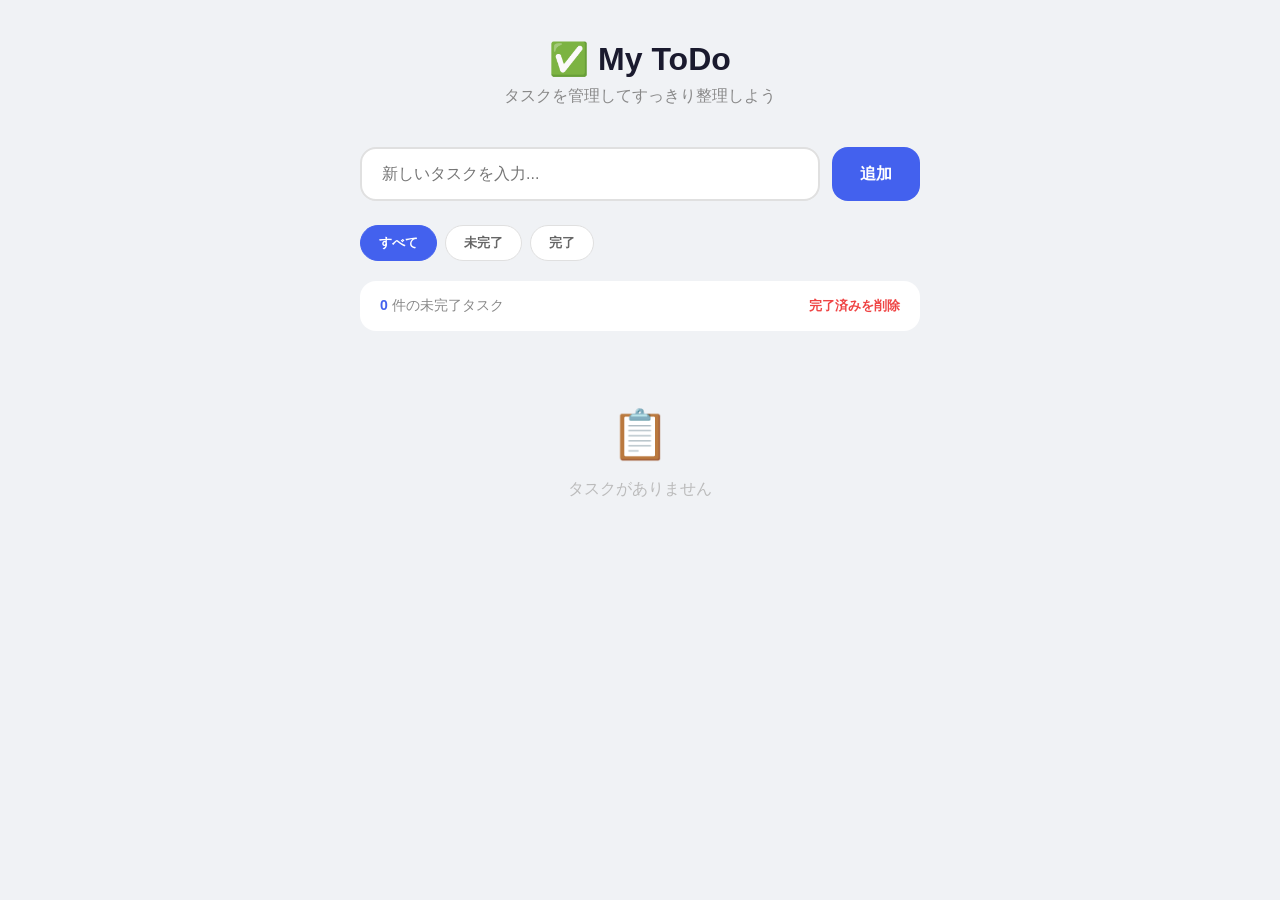
<file: templates/todo-app.html>
<!DOCTYPE html>
<html lang="ja">
<head>
    <meta charset="UTF-8">
    <meta name="viewport" content="width=device-width, initial-scale=1.0">
    <title>ToDo App</title>
    <style>
        * { margin: 0; padding: 0; box-sizing: border-box; }
        body { font-family: 'Segoe UI', -apple-system, sans-serif; background: #f0f2f5; min-height: 100vh; }

        .app { max-width: 600px; margin: 0 auto; padding: 40px 20px; }
        .app-header { text-align: center; margin-bottom: 40px; }
        .app-header h1 { font-size: 32px; color: #1a1a2e; margin-bottom: 8px; }
        .app-header p { color: #888; }

        .input-area { display: flex; gap: 12px; margin-bottom: 24px; }
        .input-area input { flex: 1; padding: 16px 20px; border-radius: 16px; border: 2px solid #e0e0e0; font-size: 16px; outline: none; background: #fff; transition: border 0.2s; }
        .input-area input:focus { border-color: #4361ee; }
        .input-area button { padding: 16px 28px; border-radius: 16px; background: #4361ee; color: #fff; border: none; font-size: 16px; font-weight: 700; cursor: pointer; transition: all 0.2s; white-space: nowrap; }
        .input-area button:hover { background: #3651d4; transform: translateY(-2px); }

        .filters { display: flex; gap: 8px; margin-bottom: 20px; }
        .filter-btn { padding: 8px 18px; border-radius: 999px; border: none; background: #fff; color: #666; font-size: 13px; font-weight: 600; cursor: pointer; transition: all 0.2s; border: 1px solid #e0e0e0; }
        .filter-btn.active { background: #4361ee; color: #fff; border-color: #4361ee; }
        .filter-btn:hover:not(.active) { background: #f0f4ff; color: #4361ee; border-color: #4361ee; }

        .stats { display: flex; justify-content: space-between; align-items: center; padding: 16px 20px; background: #fff; border-radius: 16px; margin-bottom: 16px; font-size: 14px; color: #888; }
        .stats strong { color: #4361ee; }
        .clear-btn { background: none; border: none; color: #ef4444; cursor: pointer; font-size: 13px; font-weight: 600; }
        .clear-btn:hover { text-decoration: underline; }

        .todo-list { display: flex; flex-direction: column; gap: 8px; }
        .todo-item { display: flex; align-items: center; gap: 14px; padding: 16px 20px; background: #fff; border-radius: 16px; transition: all 0.2s; border: 1px solid transparent; }
        .todo-item:hover { border-color: #e0e0e0; }
        .todo-item.done { opacity: 0.5; }
        .todo-item.done .todo-text { text-decoration: line-through; }

        .todo-check { width: 24px; height: 24px; border-radius: 50%; border: 2px solid #d0d0d0; cursor: pointer; display: flex; align-items: center; justify-content: center; flex-shrink: 0; transition: all 0.2s; font-size: 14px; background: #fff; }
        .todo-item.done .todo-check { background: #4361ee; border-color: #4361ee; color: #fff; }
        .todo-text { flex: 1; font-size: 16px; color: #333; }
        .todo-delete { width: 32px; height: 32px; border-radius: 8px; border: none; background: transparent; color: #ccc; font-size: 18px; cursor: pointer; display: flex; align-items: center; justify-content: center; transition: all 0.2s; }
        .todo-delete:hover { background: #fef2f2; color: #ef4444; }

        .empty { text-align: center; padding: 60px 20px; color: #bbb; }
        .empty span { font-size: 48px; display: block; margin-bottom: 16px; }
    </style>
</head>
<body>
    <div class="app">
        <div class="app-header">
            <h1>✅ My ToDo</h1>
            <p>タスクを管理してすっきり整理しよう</p>
        </div>

        <div class="input-area">
            <input type="text" id="todo-input" placeholder="新しいタスクを入力..." onkeypress="if(event.key==='Enter')addTodo()">
            <button onclick="addTodo()">追加</button>
        </div>

        <div class="filters">
            <button class="filter-btn active" onclick="setFilter('all', this)">すべて</button>
            <button class="filter-btn" onclick="setFilter('active', this)">未完了</button>
            <button class="filter-btn" onclick="setFilter('done', this)">完了</button>
        </div>

        <div class="stats">
            <span><strong id="active-count">0</strong> 件の未完了タスク</span>
            <button class="clear-btn" onclick="clearDone()">完了済みを削除</button>
        </div>

        <div class="todo-list" id="todo-list"></div>
    </div>

    <script>
        let todos = JSON.parse(localStorage.getItem('todos') || '[]');
        let filter = 'all';

        function save() { localStorage.setItem('todos', JSON.stringify(todos)); }

        function addTodo() {
            const input = document.getElementById('todo-input');
            const text = input.value.trim();
            if (!text) return;
            todos.unshift({ id: Date.now(), text, done: false });
            input.value = '';
            save(); render();
        }

        function toggleTodo(id) {
            const t = todos.find(t => t.id === id);
            if (t) t.done = !t.done;
            save(); render();
        }

        function deleteTodo(id) {
            todos = todos.filter(t => t.id !== id);
            save(); render();
        }

        function clearDone() {
            todos = todos.filter(t => !t.done);
            save(); render();
        }

        function setFilter(f, btn) {
            filter = f;
            document.querySelectorAll('.filter-btn').forEach(b => b.classList.remove('active'));
            btn.classList.add('active');
            render();
        }

        function render() {
            const list = document.getElementById('todo-list');
            const filtered = todos.filter(t => filter === 'all' ? true : filter === 'done' ? t.done : !t.done);
            document.getElementById('active-count').textContent = todos.filter(t => !t.done).length;

            if (filtered.length === 0) {
                list.innerHTML = '<div class="empty"><span>📋</span>タスクがありません</div>';
                return;
            }

            list.innerHTML = filtered.map(t => `
                <div class="todo-item ${t.done ? 'done' : ''}">
                    <div class="todo-check" onclick="toggleTodo(${t.id})">${t.done ? '✓' : ''}</div>
                    <span class="todo-text">${t.text}</span>
                    <button class="todo-delete" onclick="deleteTodo(${t.id})">×</button>
                </div>
            `).join('');
        }

        render();
    </script>
</body>
</html>
</file>
